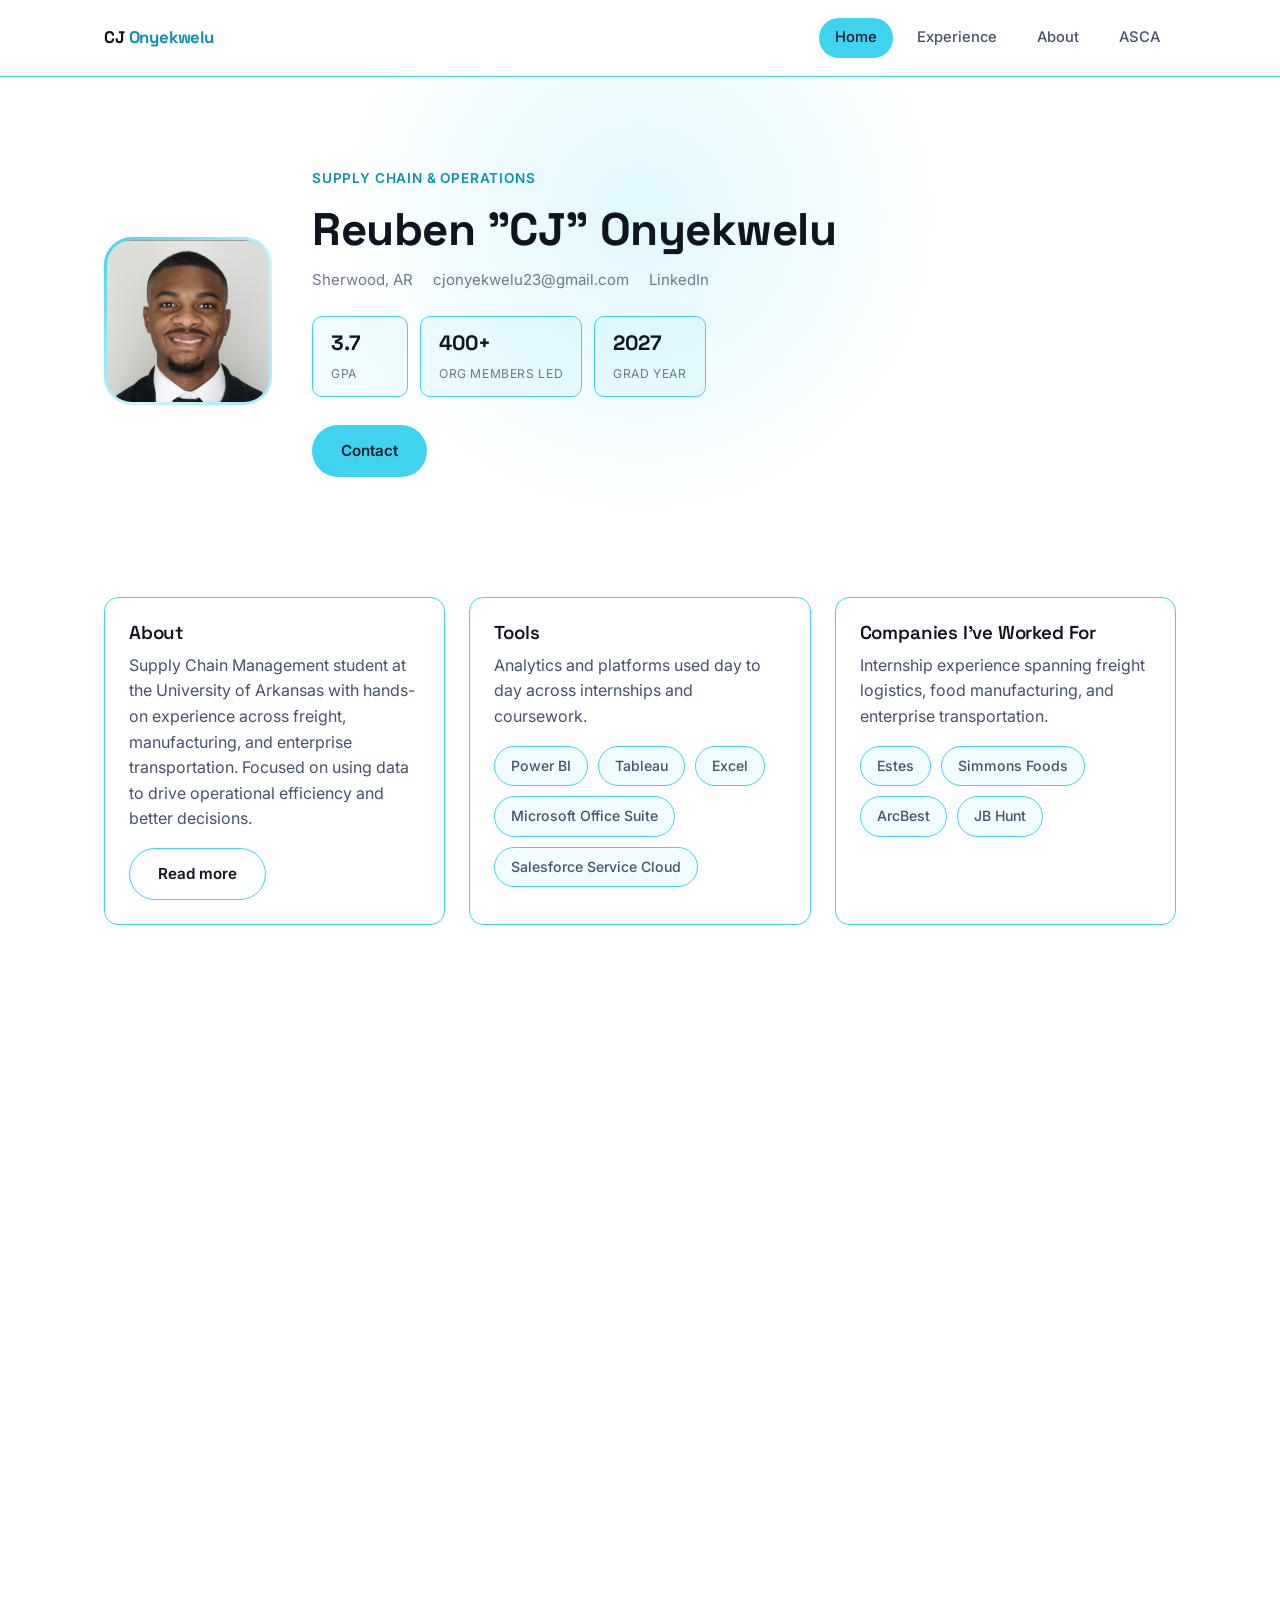
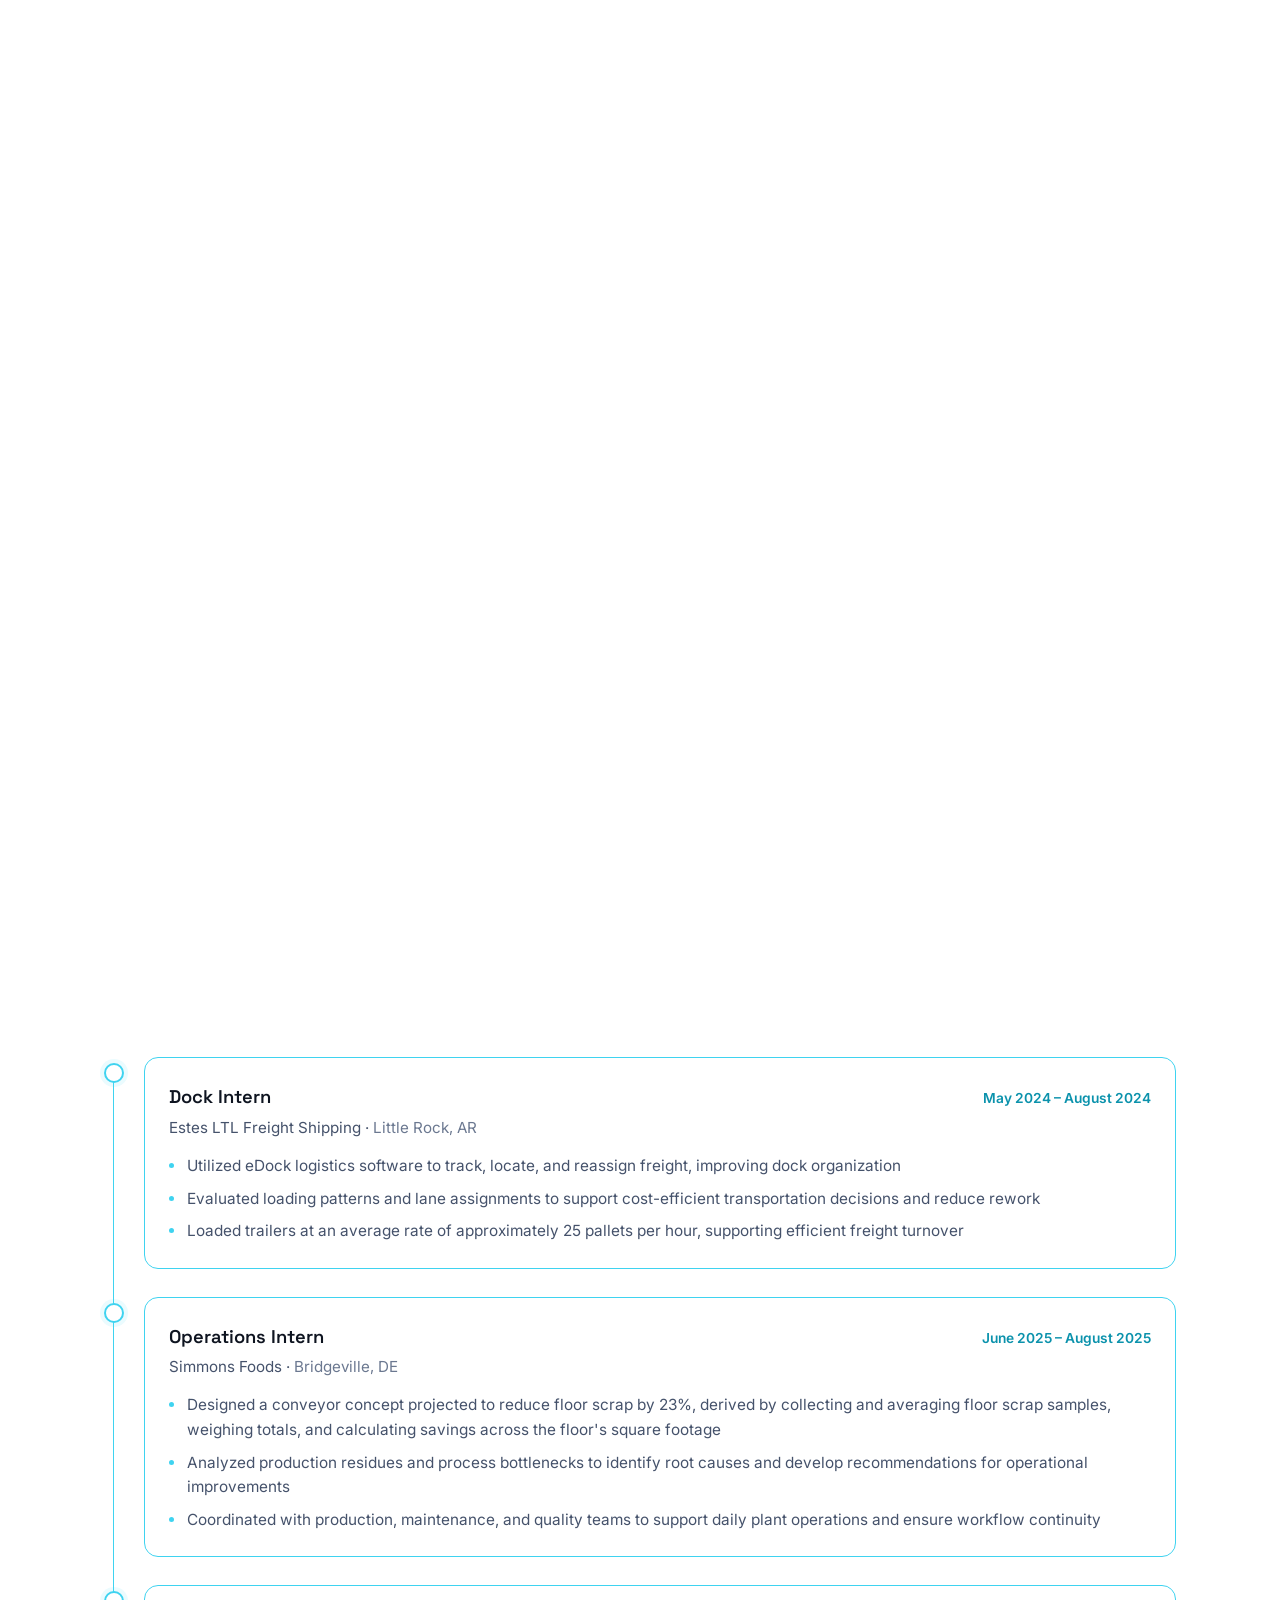
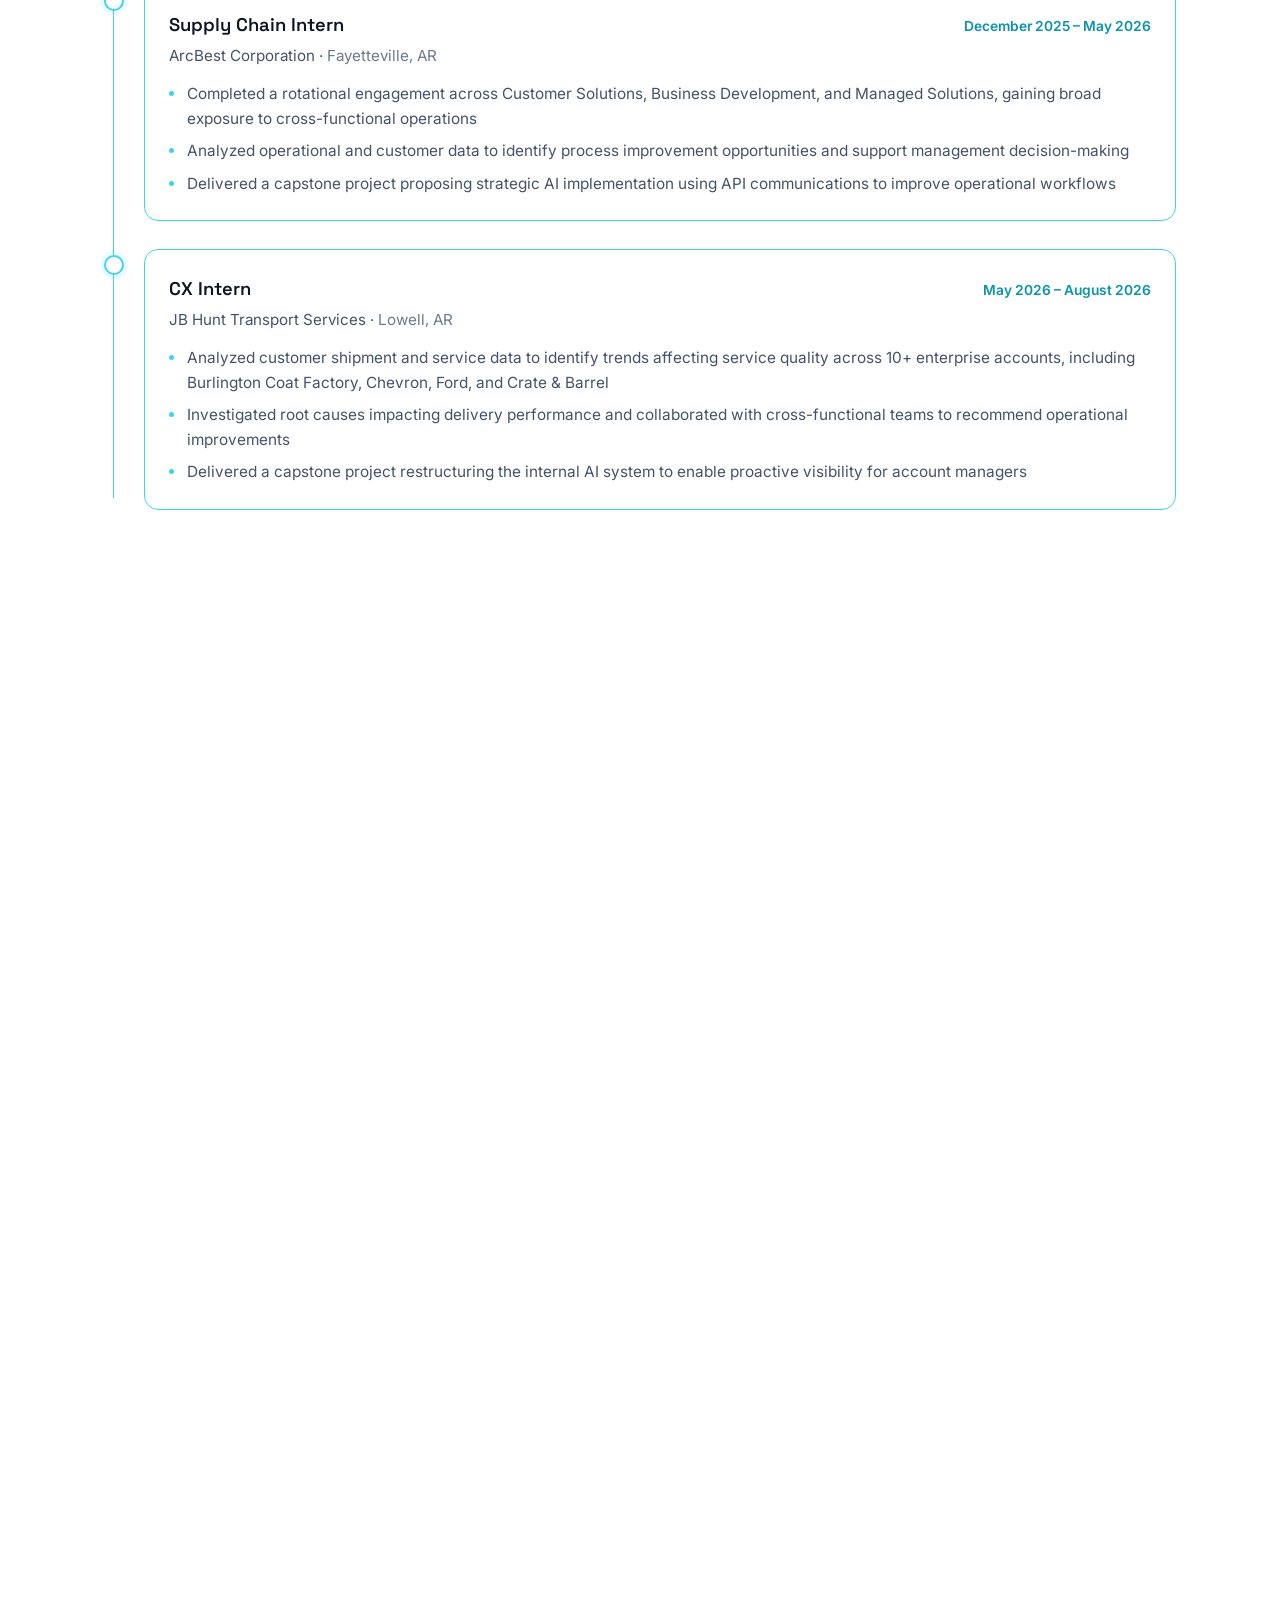
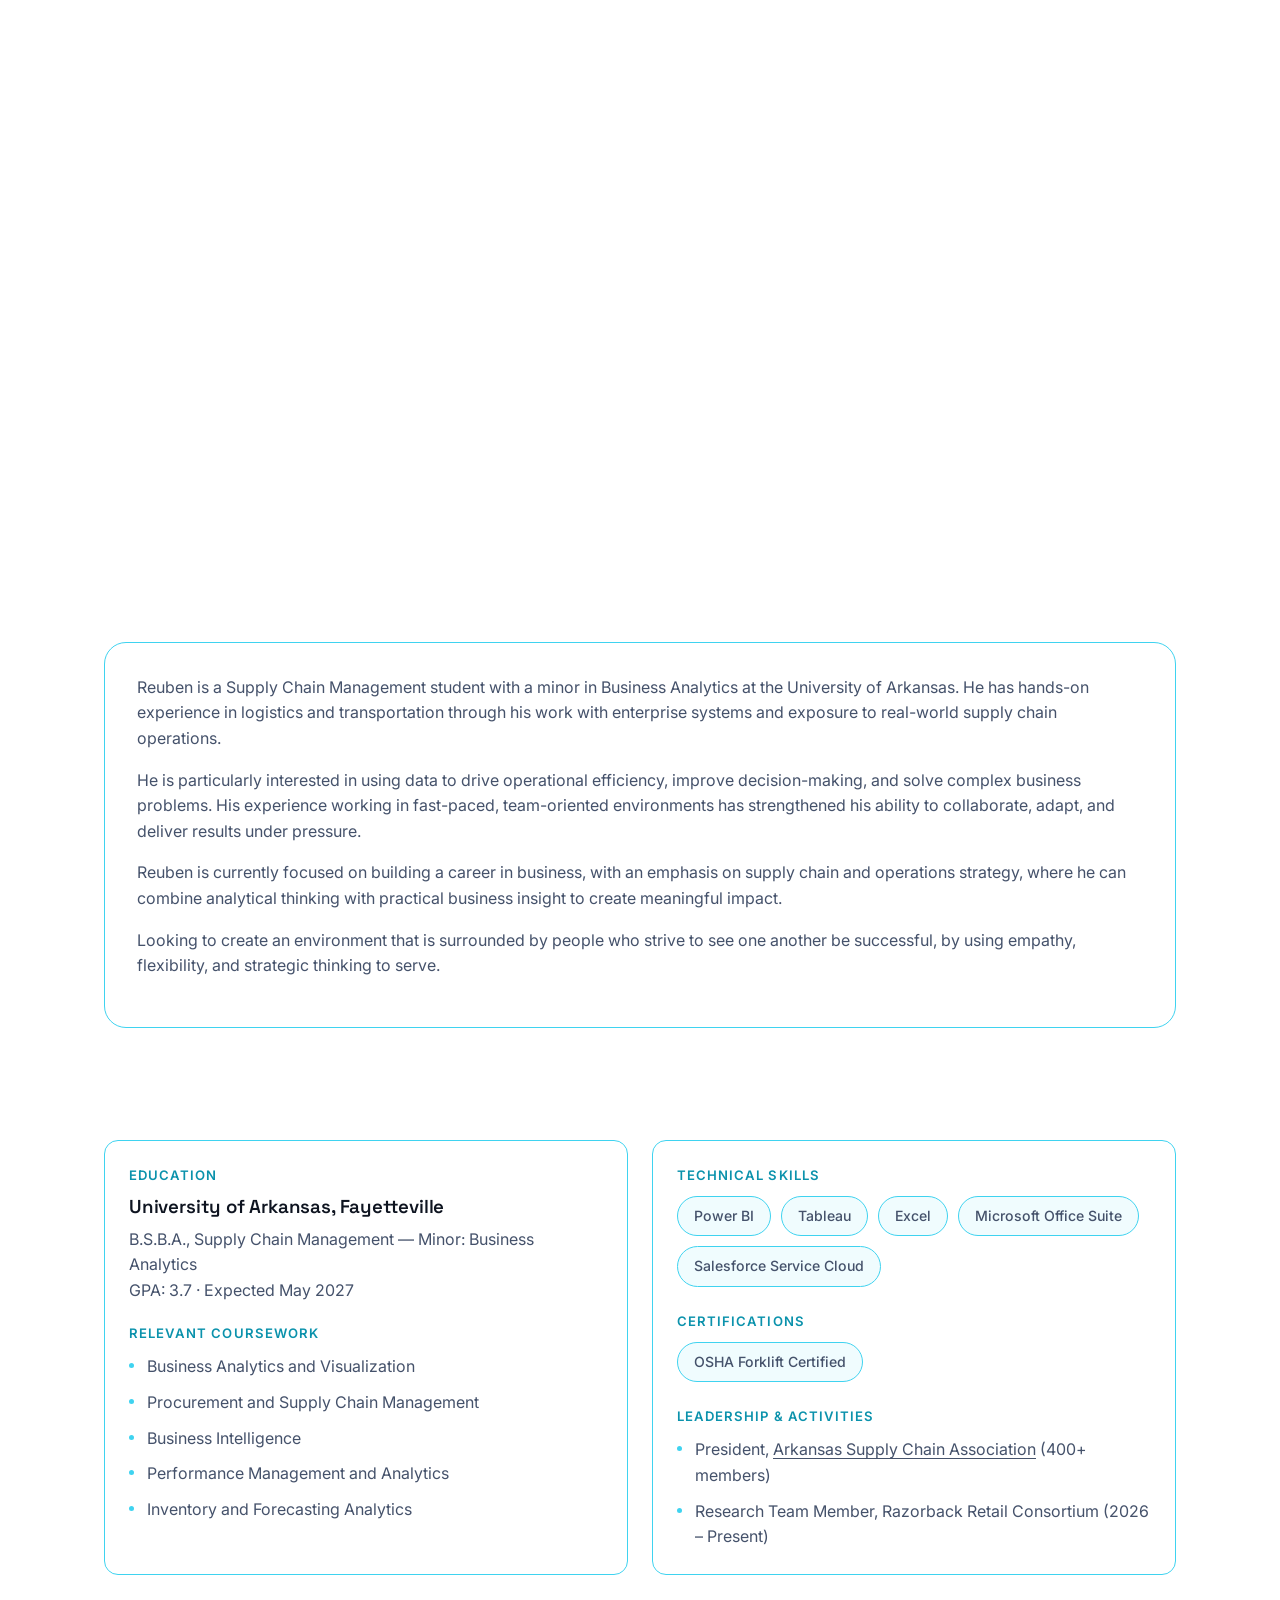
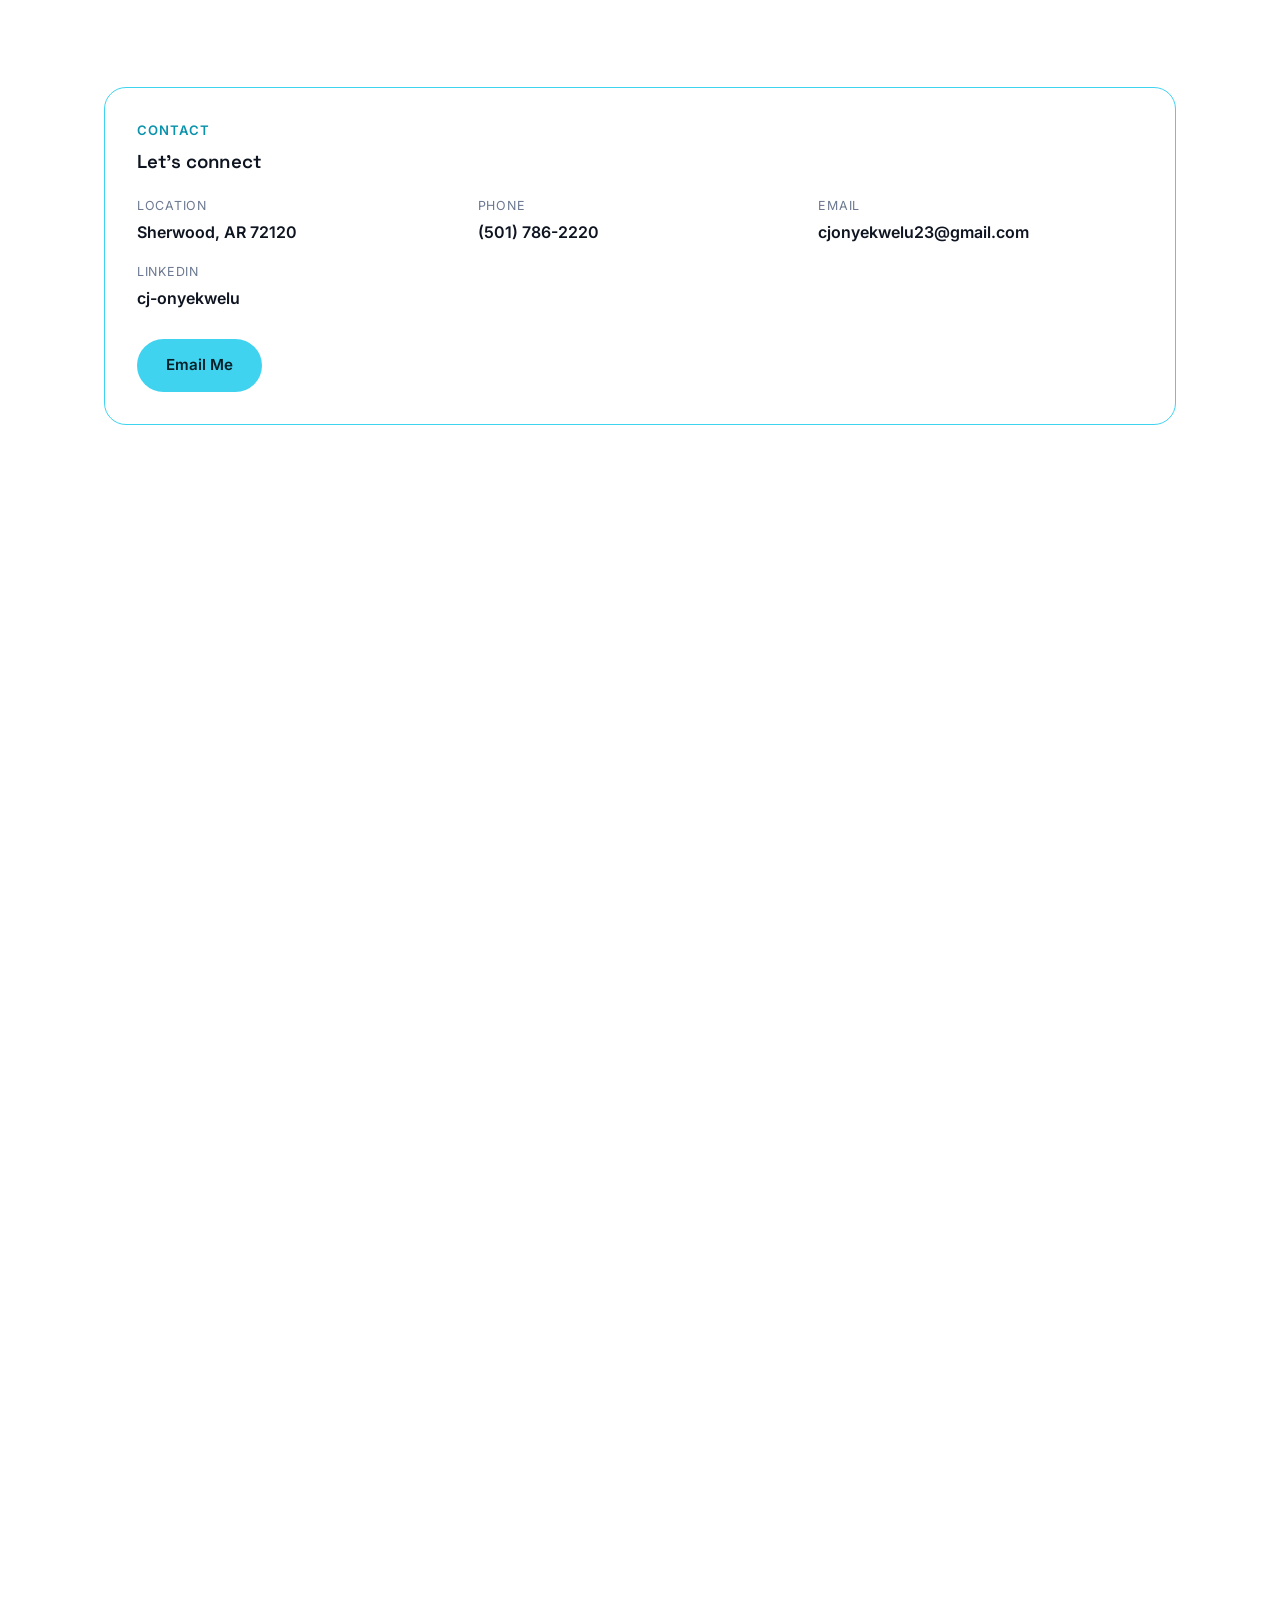
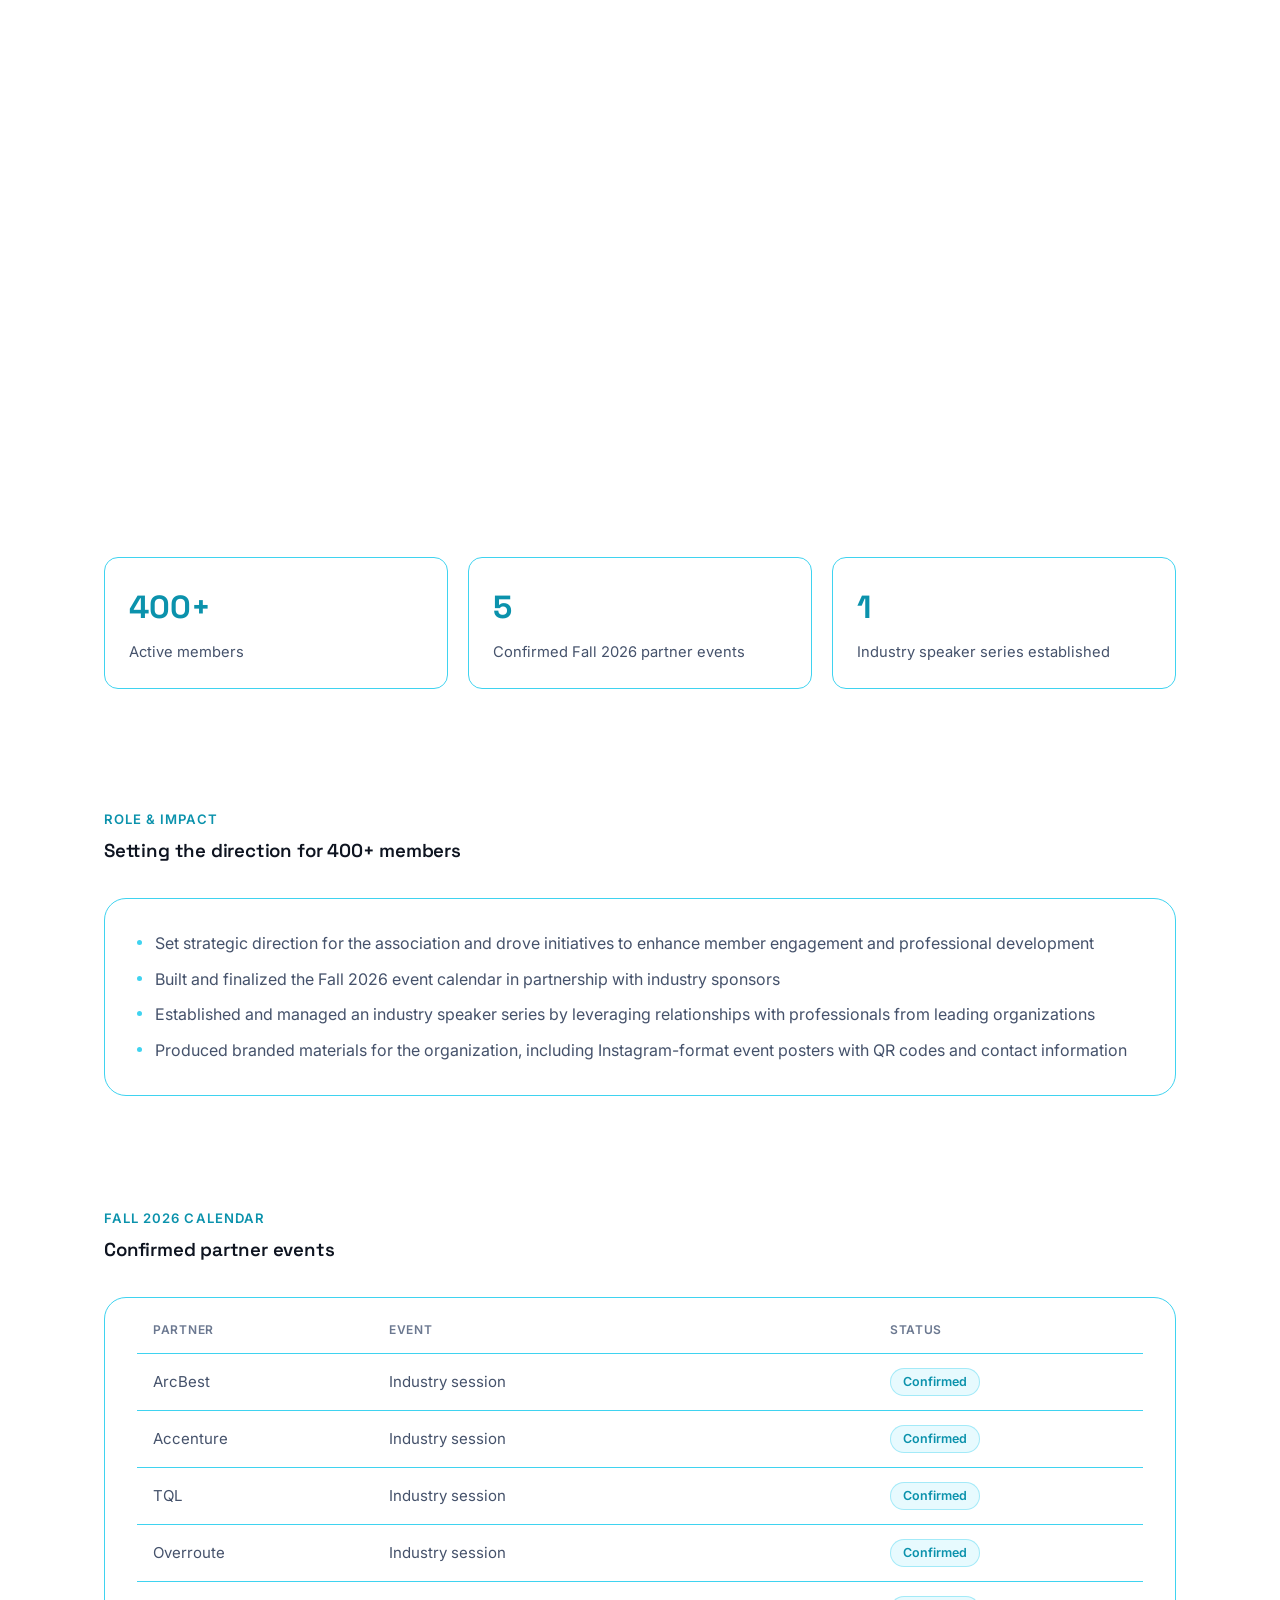
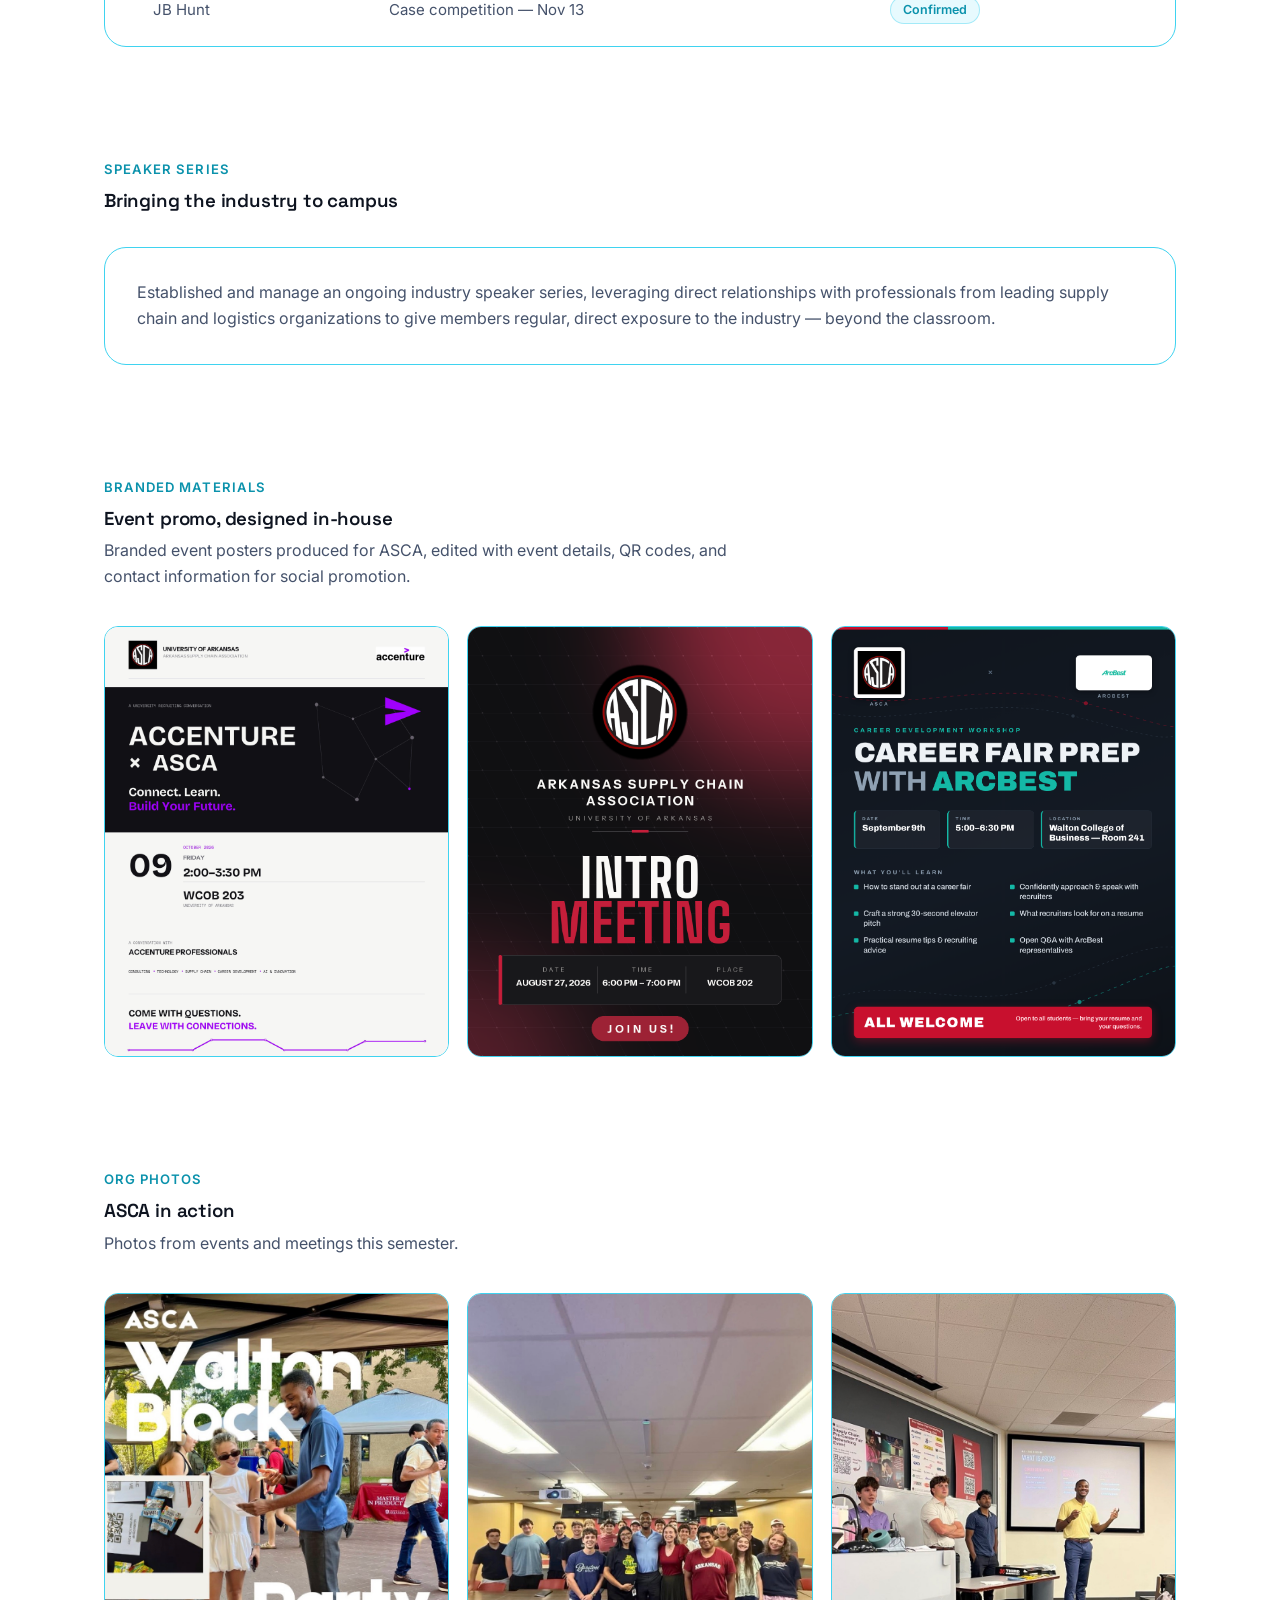
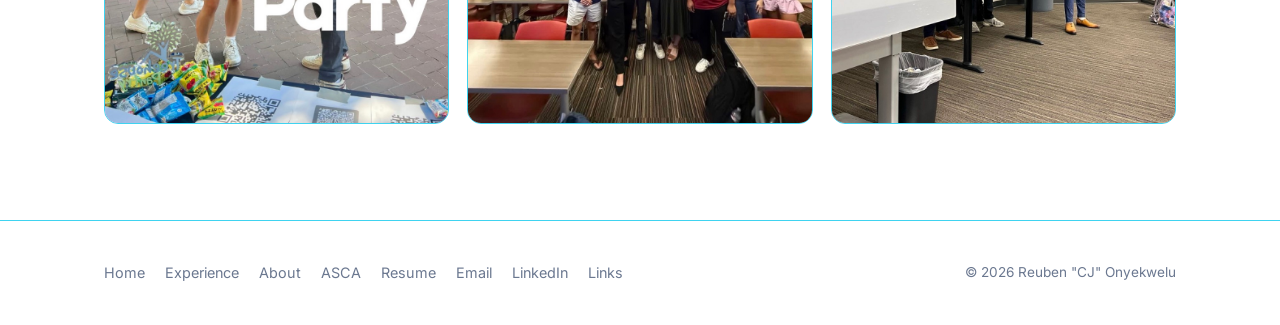
<file: index.html>
<!DOCTYPE html>
<html lang="en">
<head>
<meta charset="UTF-8">
<meta name="viewport" content="width=device-width, initial-scale=1.0">
<title>Reuben "CJ" Onyekwelu — Supply Chain &amp; Operations</title>
<meta name="description" content="Reuben \"CJ\" Onyekwelu — Supply Chain Management student at the University of Arkansas. Internship experience across freight, manufacturing, and enterprise transportation.">
<link rel="preconnect" href="https://fonts.googleapis.com">
<link rel="preconnect" href="https://fonts.gstatic.com" crossorigin>
<link href="https://fonts.googleapis.com/css2?family=Space+Grotesk:wght@500;600;700&family=Inter:wght@400;500;600&display=swap" rel="stylesheet">
<link rel="icon" type="image/svg+xml" href="favicon.svg">
<link rel="stylesheet" href="assets/css/style.css">
</head>
<body>

<header class="site-header">
  <nav class="nav">
    <a href="#home" class="nav-brand">CJ <span>Onyekwelu</span></a>
    <button class="nav-toggle" aria-label="Toggle navigation">
      <svg viewBox="0 0 24 24" fill="none" stroke="currentColor" stroke-width="2"><line x1="3" y1="6" x2="21" y2="6"/><line x1="3" y1="12" x2="21" y2="12"/><line x1="3" y1="18" x2="21" y2="18"/></svg>
    </button>
    <ul class="nav-links">
      <li><a href="#home">Home</a></li>
      <li><a href="#experience">Experience</a></li>
      <li><a href="#about">About</a></li>
      <li><a href="#asca">ASCA</a></li>
    </ul>
  </nav>
</header>

<main>

  <!-- ===================== HOME ===================== -->
  <section class="hero" id="home">
    <div class="hero-glow" aria-hidden="true"></div>
    <div class="container hero-inner">
      <div class="hero-avatar">
        <img src="assets/img/headshot.jpg" alt="Portrait of Reuben &quot;CJ&quot; Onyekwelu">
      </div>
      <div>
        <span class="role-tag">Supply Chain &amp; Operations</span>
        <h1>Reuben "CJ" Onyekwelu</h1>
        <div class="hero-meta">
          <span class="hero-meta-item">Sherwood, AR</span>
          <a class="hero-meta-item" href="mailto:cjonyekwelu23@gmail.com">cjonyekwelu23@gmail.com</a>
          <a class="hero-meta-item" href="https://www.linkedin.com/in/cj-onyekwelu/" target="_blank" rel="noopener">LinkedIn</a>
        </div>
        <div class="stat-row">
          <div class="stat-badge"><span class="value">3.7</span><span class="label">GPA</span></div>
          <div class="stat-badge"><span class="value">400+</span><span class="label">Org Members Led</span></div>
          <div class="stat-badge"><span class="value">2027</span><span class="label">Grad Year</span></div>
        </div>
        <a href="#contact" class="btn btn-primary">Contact</a>
      </div>
    </div>
  </section>

  <section>
    <div class="container grid-3">
      <div class="card card-sm">
        <h3>About</h3>
        <p>Supply Chain Management student at the University of Arkansas with hands-on experience across freight, manufacturing, and enterprise transportation. Focused on using data to drive operational efficiency and better decisions.</p>
        <a href="#about" class="btn btn-ghost">Read more</a>
      </div>
      <div class="card card-sm">
        <h3>Tools</h3>
        <p>Analytics and platforms used day to day across internships and coursework.</p>
        <div class="chip-row">
          <span class="chip">Power BI</span>
          <span class="chip">Tableau</span>
          <span class="chip">Excel</span>
          <span class="chip">Microsoft Office Suite</span>
          <span class="chip">Salesforce Service Cloud</span>
        </div>
      </div>
      <div class="card card-sm">
        <h3>Companies I've Worked For</h3>
        <p>Internship experience spanning freight logistics, food manufacturing, and enterprise transportation.</p>
        <div class="chip-row">
          <span class="chip">Estes</span>
          <span class="chip">Simmons Foods</span>
          <span class="chip">ArcBest</span>
          <span class="chip">JB Hunt</span>
        </div>
      </div>
    </div>
  </section>

  <!-- ===================== EXPERIENCE ===================== -->
  <div id="experience">

    <div class="phase-wrap">
    <section class="page-hero phase-hero" style="z-index: 1;">
      <div class="container">
        <span class="section-label">Career Path</span>
        <h2>Experience</h2>
        <p>Four internships across freight logistics, food manufacturing, and enterprise transportation — building toward a career in supply chain and operations strategy.</p>
      </div>
    </section>
    </div>

    <section>
      <div class="container">
        <div class="timeline">

          <div class="timeline-item">
            <span class="timeline-dot" aria-hidden="true"></span>
            <div class="card card-sm">
              <div class="role-header">
                <span class="role-title">Dock Intern</span>
                <span class="role-dates">May 2024 – August 2024</span>
              </div>
              <span class="role-company">Estes LTL Freight Shipping &middot; <span class="loc">Little Rock, AR</span></span>
              <ul class="role-bullets">
                <li>Utilized eDock logistics software to track, locate, and reassign freight, improving dock organization</li>
                <li>Evaluated loading patterns and lane assignments to support cost-efficient transportation decisions and reduce rework</li>
                <li>Loaded trailers at an average rate of approximately 25 pallets per hour, supporting efficient freight turnover</li>
              </ul>
            </div>
          </div>

          <div class="timeline-item">
            <span class="timeline-dot" aria-hidden="true"></span>
            <div class="card card-sm">
              <div class="role-header">
                <span class="role-title">Operations Intern</span>
                <span class="role-dates">June 2025 – August 2025</span>
              </div>
              <span class="role-company">Simmons Foods &middot; <span class="loc">Bridgeville, DE</span></span>
              <ul class="role-bullets">
                <li>Designed a conveyor concept projected to reduce floor scrap by 23%, derived by collecting and averaging floor scrap samples, weighing totals, and calculating savings across the floor's square footage</li>
                <li>Analyzed production residues and process bottlenecks to identify root causes and develop recommendations for operational improvements</li>
                <li>Coordinated with production, maintenance, and quality teams to support daily plant operations and ensure workflow continuity</li>
              </ul>
            </div>
          </div>

          <div class="timeline-item">
            <span class="timeline-dot" aria-hidden="true"></span>
            <div class="card card-sm">
              <div class="role-header">
                <span class="role-title">Supply Chain Intern</span>
                <span class="role-dates">December 2025 – May 2026</span>
              </div>
              <span class="role-company">ArcBest Corporation &middot; <span class="loc">Fayetteville, AR</span></span>
              <ul class="role-bullets">
                <li>Completed a rotational engagement across Customer Solutions, Business Development, and Managed Solutions, gaining broad exposure to cross-functional operations</li>
                <li>Analyzed operational and customer data to identify process improvement opportunities and support management decision-making</li>
                <li>Delivered a capstone project proposing strategic AI implementation using API communications to improve operational workflows</li>
              </ul>
            </div>
          </div>

          <div class="timeline-item">
            <span class="timeline-dot" aria-hidden="true"></span>
            <div class="card card-sm">
              <div class="role-header">
                <span class="role-title">CX Intern</span>
                <span class="role-dates">May 2026 – August 2026</span>
              </div>
              <span class="role-company">JB Hunt Transport Services &middot; <span class="loc">Lowell, AR</span></span>
              <ul class="role-bullets">
                <li>Analyzed customer shipment and service data to identify trends affecting service quality across 10+ enterprise accounts, including Burlington Coat Factory, Chevron, Ford, and Crate &amp; Barrel</li>
                <li>Investigated root causes impacting delivery performance and collaborated with cross-functional teams to recommend operational improvements</li>
                <li>Delivered a capstone project restructuring the internal AI system to enable proactive visibility for account managers</li>
              </ul>
            </div>
          </div>

        </div>
      </div>
    </section>

  </div>

  <!-- ===================== ABOUT ===================== -->
  <div id="about">

    <div class="phase-wrap">
    <section class="page-hero phase-hero" style="z-index: 2;">
      <div class="container">
        <span class="section-label">Get to Know Me</span>
        <h2>About</h2>
      </div>
    </section>
    </div>

    <section>
      <div class="container">
        <div class="card">
          <p>Reuben is a Supply Chain Management student with a minor in Business Analytics at the University of Arkansas. He has hands-on experience in logistics and transportation through his work with enterprise systems and exposure to real-world supply chain operations.</p>
          <p>He is particularly interested in using data to drive operational efficiency, improve decision-making, and solve complex business problems. His experience working in fast-paced, team-oriented environments has strengthened his ability to collaborate, adapt, and deliver results under pressure.</p>
          <p>Reuben is currently focused on building a career in business, with an emphasis on supply chain and operations strategy, where he can combine analytical thinking with practical business insight to create meaningful impact.</p>
          <p>Looking to create an environment that is surrounded by people who strive to see one another be successful, by using empathy, flexibility, and strategic thinking to serve.</p>
        </div>
      </div>
    </section>

    <section>
      <div class="container grid-2">
        <div class="card card-sm">
          <span class="section-label">Education</span>
          <h3>University of Arkansas, Fayetteville</h3>
          <p>B.S.B.A., Supply Chain Management — Minor: Business Analytics<br>GPA: 3.7 &middot; Expected May 2027</p>
          <span class="section-label" style="margin-top: 20px;">Relevant Coursework</span>
          <ul class="plain-list">
            <li>Business Analytics and Visualization</li>
            <li>Procurement and Supply Chain Management</li>
            <li>Business Intelligence</li>
            <li>Performance Management and Analytics</li>
            <li>Inventory and Forecasting Analytics</li>
          </ul>
        </div>

        <div class="card card-sm">
          <span class="section-label">Technical Skills</span>
          <div class="chip-row" style="margin-bottom: 24px;">
            <span class="chip">Power BI</span>
            <span class="chip">Tableau</span>
            <span class="chip">Excel</span>
            <span class="chip">Microsoft Office Suite</span>
            <span class="chip">Salesforce Service Cloud</span>
          </div>
          <span class="section-label">Certifications</span>
          <div class="chip-row" style="margin-bottom: 24px;">
            <span class="chip">OSHA Forklift Certified</span>
          </div>
          <span class="section-label">Leadership &amp; Activities</span>
          <ul class="plain-list">
            <li>President, <a href="#asca" style="text-decoration: underline; text-underline-offset: 3px;">Arkansas Supply Chain Association</a> (400+ members)</li>
            <li>Research Team Member, Razorback Retail Consortium (2026 – Present)</li>
          </ul>
        </div>
      </div>
    </section>

    <section id="contact">
      <div class="container">
        <div class="card">
          <span class="section-label">Contact</span>
          <h3 style="margin-bottom: 24px;">Let's connect</h3>
          <div class="contact-grid">
            <div class="contact-item">
              <span class="label">Location</span>
              <span class="value">Sherwood, AR 72120</span>
            </div>
            <div class="contact-item">
              <span class="label">Phone</span>
              <a href="tel:+15017862220">(501) 786-2220</a>
            </div>
            <div class="contact-item">
              <span class="label">Email</span>
              <a href="mailto:cjonyekwelu23@gmail.com">cjonyekwelu23@gmail.com</a>
            </div>
            <div class="contact-item">
              <span class="label">LinkedIn</span>
              <a href="https://www.linkedin.com/in/cj-onyekwelu/" target="_blank" rel="noopener">cj-onyekwelu</a>
            </div>
          </div>
          <a href="mailto:cjonyekwelu23@gmail.com" class="btn btn-primary" style="margin-top: 28px;">Email Me</a>
        </div>
      </div>
    </section>

  </div>

  <!-- ===================== ASCA ===================== -->
  <div id="asca">

    <div class="phase-wrap">
    <section class="page-hero phase-hero" style="z-index: 3;">
      <div class="container">
        <span class="section-label">Leadership</span>
        <h2>President, Arkansas Supply Chain Association</h2>
        <p>Leading a 400+ member organization — setting strategic direction, driving member engagement, and building the professional development pipeline that connects students to the supply chain industry.</p>
      </div>
    </section>
    </div>

    <section>
      <div class="container">
        <div class="impact-grid">
          <div class="card card-sm impact-card">
            <span class="value">400+</span>
            <span class="label">Active members</span>
          </div>
          <div class="card card-sm impact-card">
            <span class="value">5</span>
            <span class="label">Confirmed Fall 2026 partner events</span>
          </div>
          <div class="card card-sm impact-card">
            <span class="value">1</span>
            <span class="label">Industry speaker series established</span>
          </div>
        </div>
      </div>
    </section>

    <section>
      <div class="container">
        <div class="section-head">
          <span class="section-label">Role &amp; Impact</span>
          <h3>Setting the direction for 400+ members</h3>
        </div>
        <div class="card">
          <ul class="plain-list">
            <li>Set strategic direction for the association and drove initiatives to enhance member engagement and professional development</li>
            <li>Built and finalized the Fall 2026 event calendar in partnership with industry sponsors</li>
            <li>Established and managed an industry speaker series by leveraging relationships with professionals from leading organizations</li>
            <li>Produced branded materials for the organization, including Instagram-format event posters with QR codes and contact information</li>
          </ul>
        </div>
      </div>
    </section>

    <section>
      <div class="container">
        <div class="section-head">
          <span class="section-label">Fall 2026 Calendar</span>
          <h3>Confirmed partner events</h3>
        </div>
        <div class="card" style="padding: 8px 32px;">
          <table class="event-table">
            <thead>
              <tr>
                <th>Partner</th>
                <th>Event</th>
                <th>Status</th>
              </tr>
            </thead>
            <tbody>
              <tr>
                <td>ArcBest</td>
                <td>Industry session</td>
                <td><span class="badge-highlight">Confirmed</span></td>
              </tr>
              <tr>
                <td>Accenture</td>
                <td>Industry session</td>
                <td><span class="badge-highlight">Confirmed</span></td>
              </tr>
              <tr>
                <td>TQL</td>
                <td>Industry session</td>
                <td><span class="badge-highlight">Confirmed</span></td>
              </tr>
              <tr>
                <td>Overroute</td>
                <td>Industry session</td>
                <td><span class="badge-highlight">Confirmed</span></td>
              </tr>
              <tr>
                <td>JB Hunt</td>
                <td>Case competition — Nov 13</td>
                <td><span class="badge-highlight">Confirmed</span></td>
              </tr>
            </tbody>
          </table>
        </div>
      </div>
    </section>

    <section>
      <div class="container">
        <div class="section-head">
          <span class="section-label">Speaker Series</span>
          <h3>Bringing the industry to campus</h3>
        </div>
        <div class="card">
          <p style="margin-bottom: 0;">Established and manage an ongoing industry speaker series, leveraging direct relationships with professionals from leading supply chain and logistics organizations to give members regular, direct exposure to the industry — beyond the classroom.</p>
        </div>
      </div>
    </section>

    <section>
      <div class="container">
        <div class="section-head">
          <span class="section-label">Branded Materials</span>
          <h3>Event promo, designed in-house</h3>
          <p>Branded event posters produced for ASCA, edited with event details, QR codes, and contact information for social promotion.</p>
        </div>
        <div class="media-grid">
          <div class="media-item">
            <img src="assets/img/asca-poster-accenture.png" alt="ASCA x Accenture event poster">
          </div>
          <div class="media-item">
            <img src="assets/img/asca-poster-intro-meeting.png" alt="ASCA intro meeting event poster">
          </div>
          <div class="media-item">
            <img src="assets/img/asca-poster-arcbest-career-fair.png" alt="ASCA Career Fair Prep with ArcBest event poster">
          </div>
        </div>
      </div>
    </section>

    <section>
      <div class="container">
        <div class="section-head">
          <span class="section-label">Org Photos</span>
          <h3>ASCA in action</h3>
          <p>Photos from events and meetings this semester.</p>
        </div>
        <div class="media-grid">
          <div class="media-item">
            <img src="assets/img/asca-photo-block-party.jpg" alt="ASCA members tabling at the Walton Block Party">
          </div>
          <div class="media-item">
            <img src="assets/img/asca-photo-group.jpg" alt="ASCA group photo with visiting industry professionals">
          </div>
          <div class="media-item">
            <img src="assets/img/asca-photo-presentation.jpg" alt="CJ presenting to ASCA members on what the organization is about">
          </div>
        </div>
      </div>
    </section>

  </div>

</main>

<footer class="site-footer">
  <div class="container footer-inner">
    <div class="footer-links">
      <a href="#home">Home</a>
      <a href="#experience">Experience</a>
      <a href="#about">About</a>
      <a href="#asca">ASCA</a>
      <a href="assets/docs/Reuben_Onyekwelu_Resume.pdf" target="_blank" rel="noopener">Resume</a>
      <a href="mailto:cjonyekwelu23@gmail.com">Email</a>
      <a href="https://www.linkedin.com/in/cj-onyekwelu/" target="_blank" rel="noopener">LinkedIn</a>
      <a href="links.html">Links</a>
    </div>
    <div class="footer-copy">&copy; 2026 Reuben "CJ" Onyekwelu</div>
  </div>
</footer>

<script src="assets/js/main.js"></script>
</body>
</html>
</file>
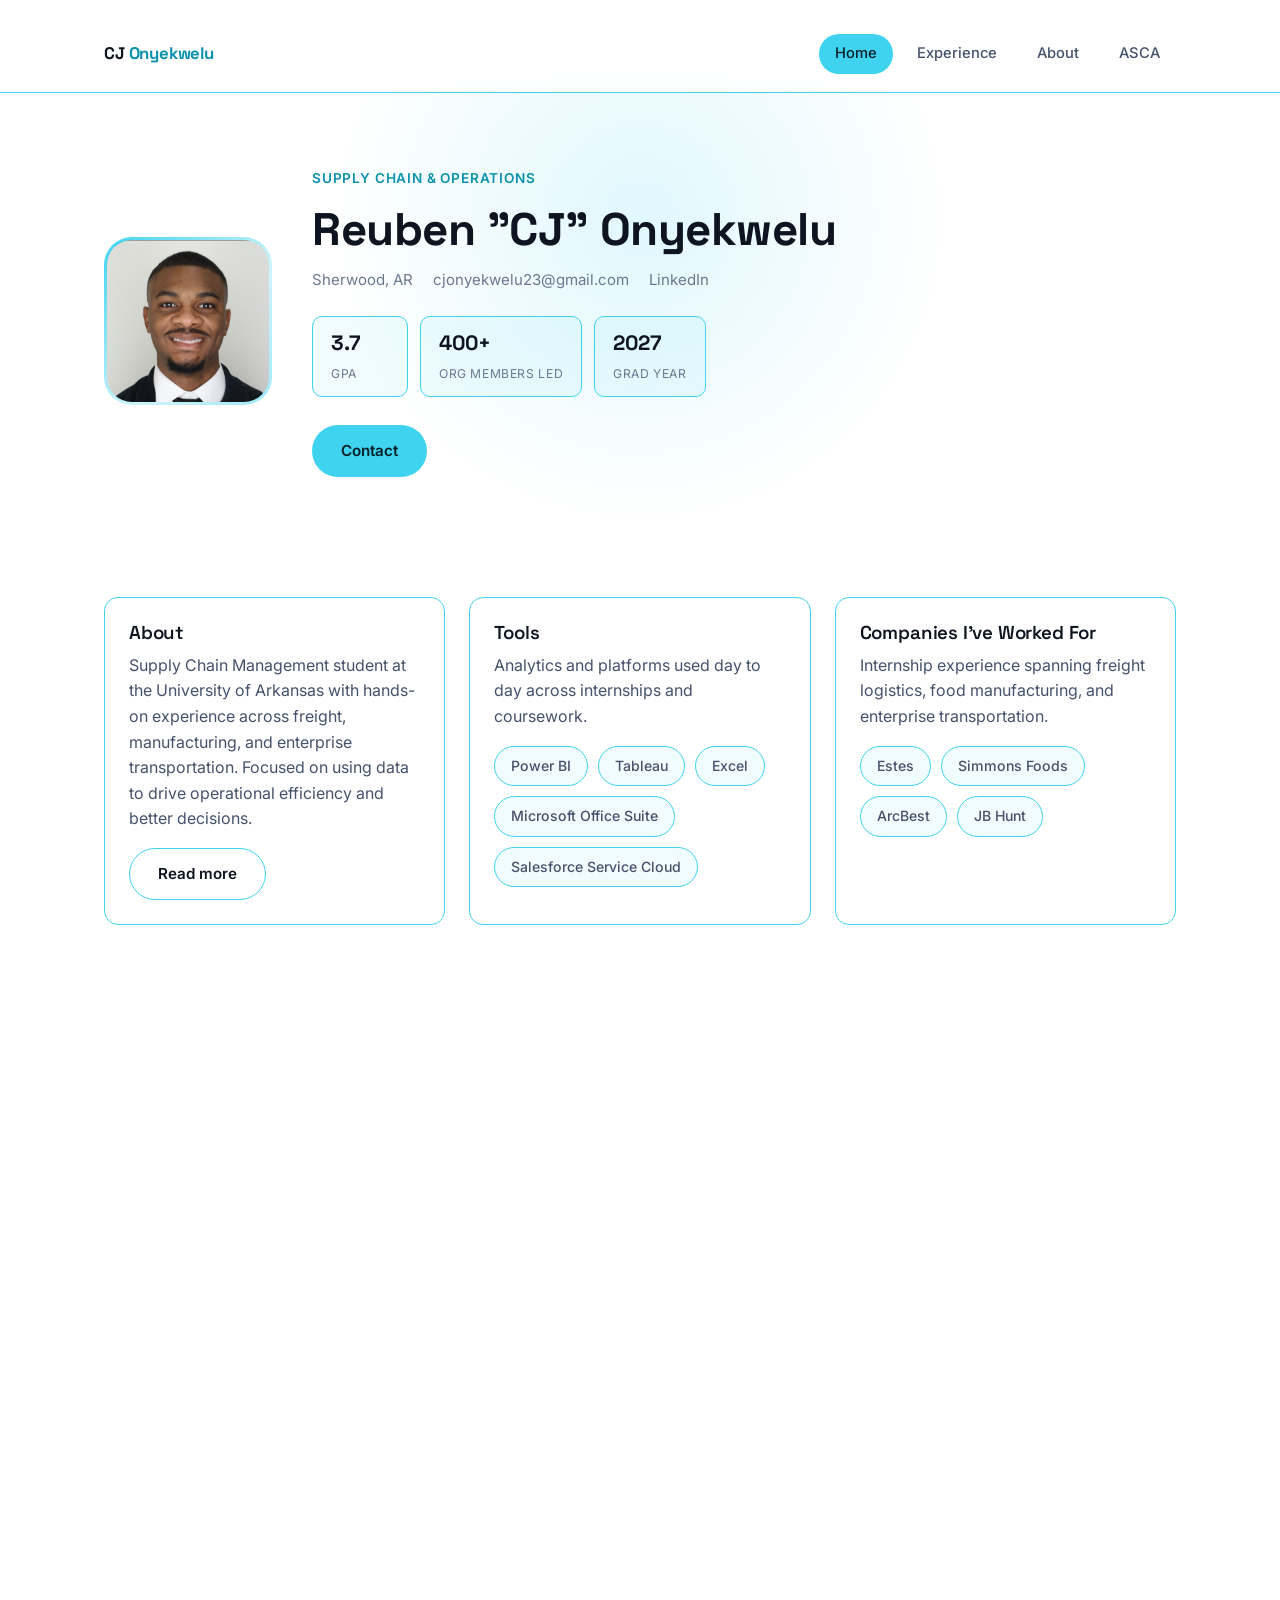
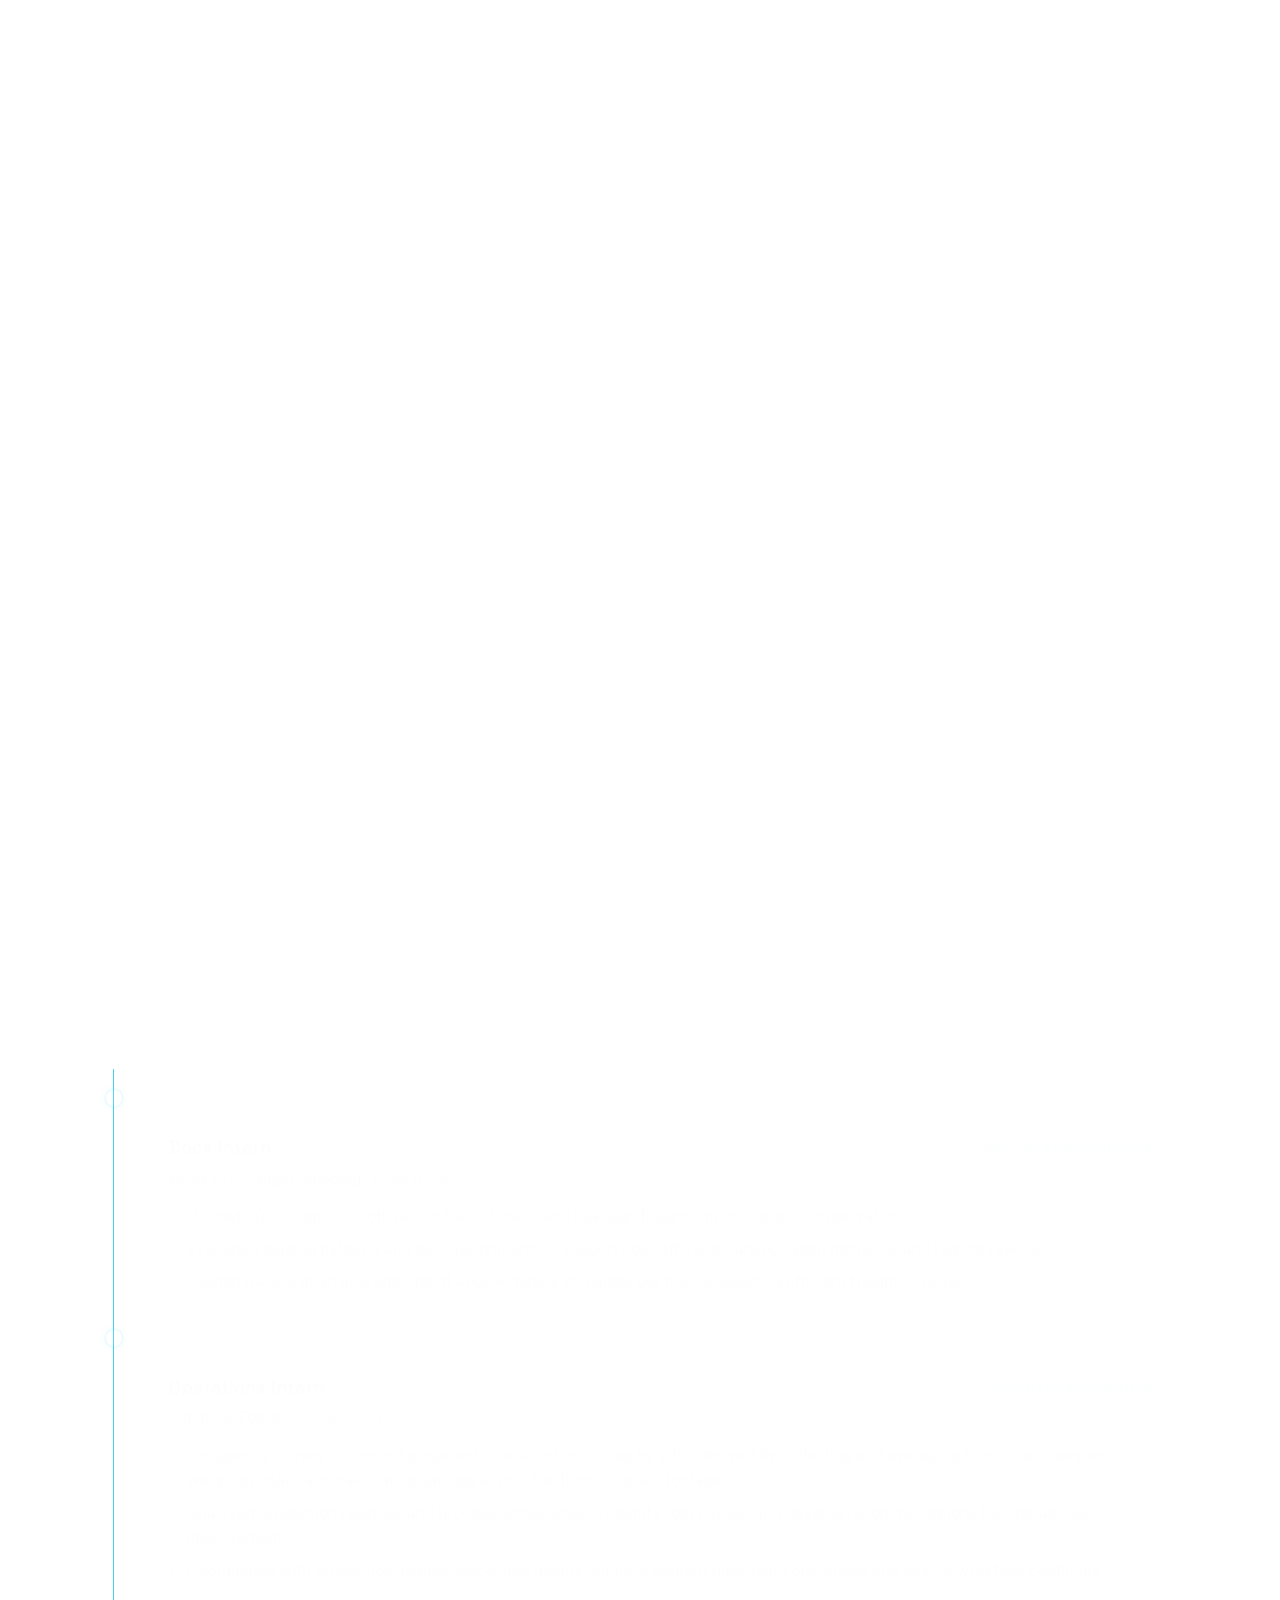
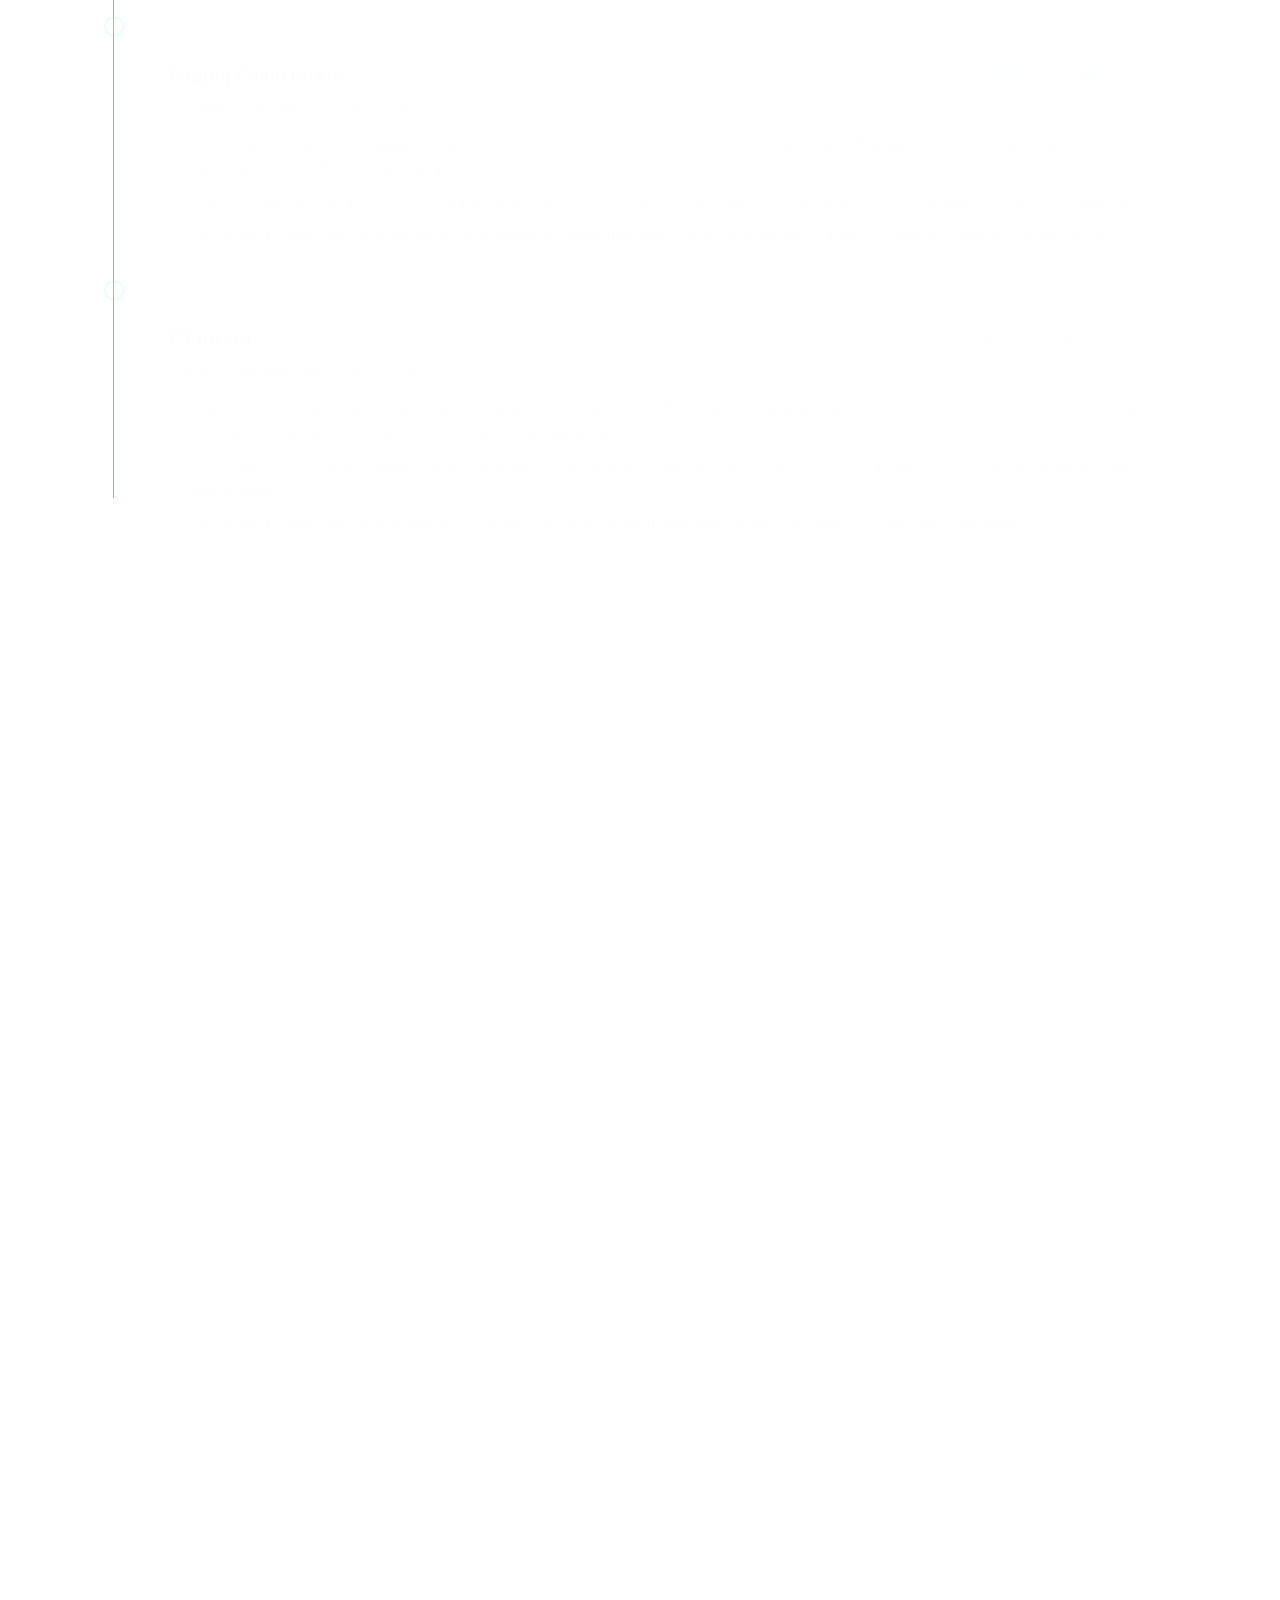
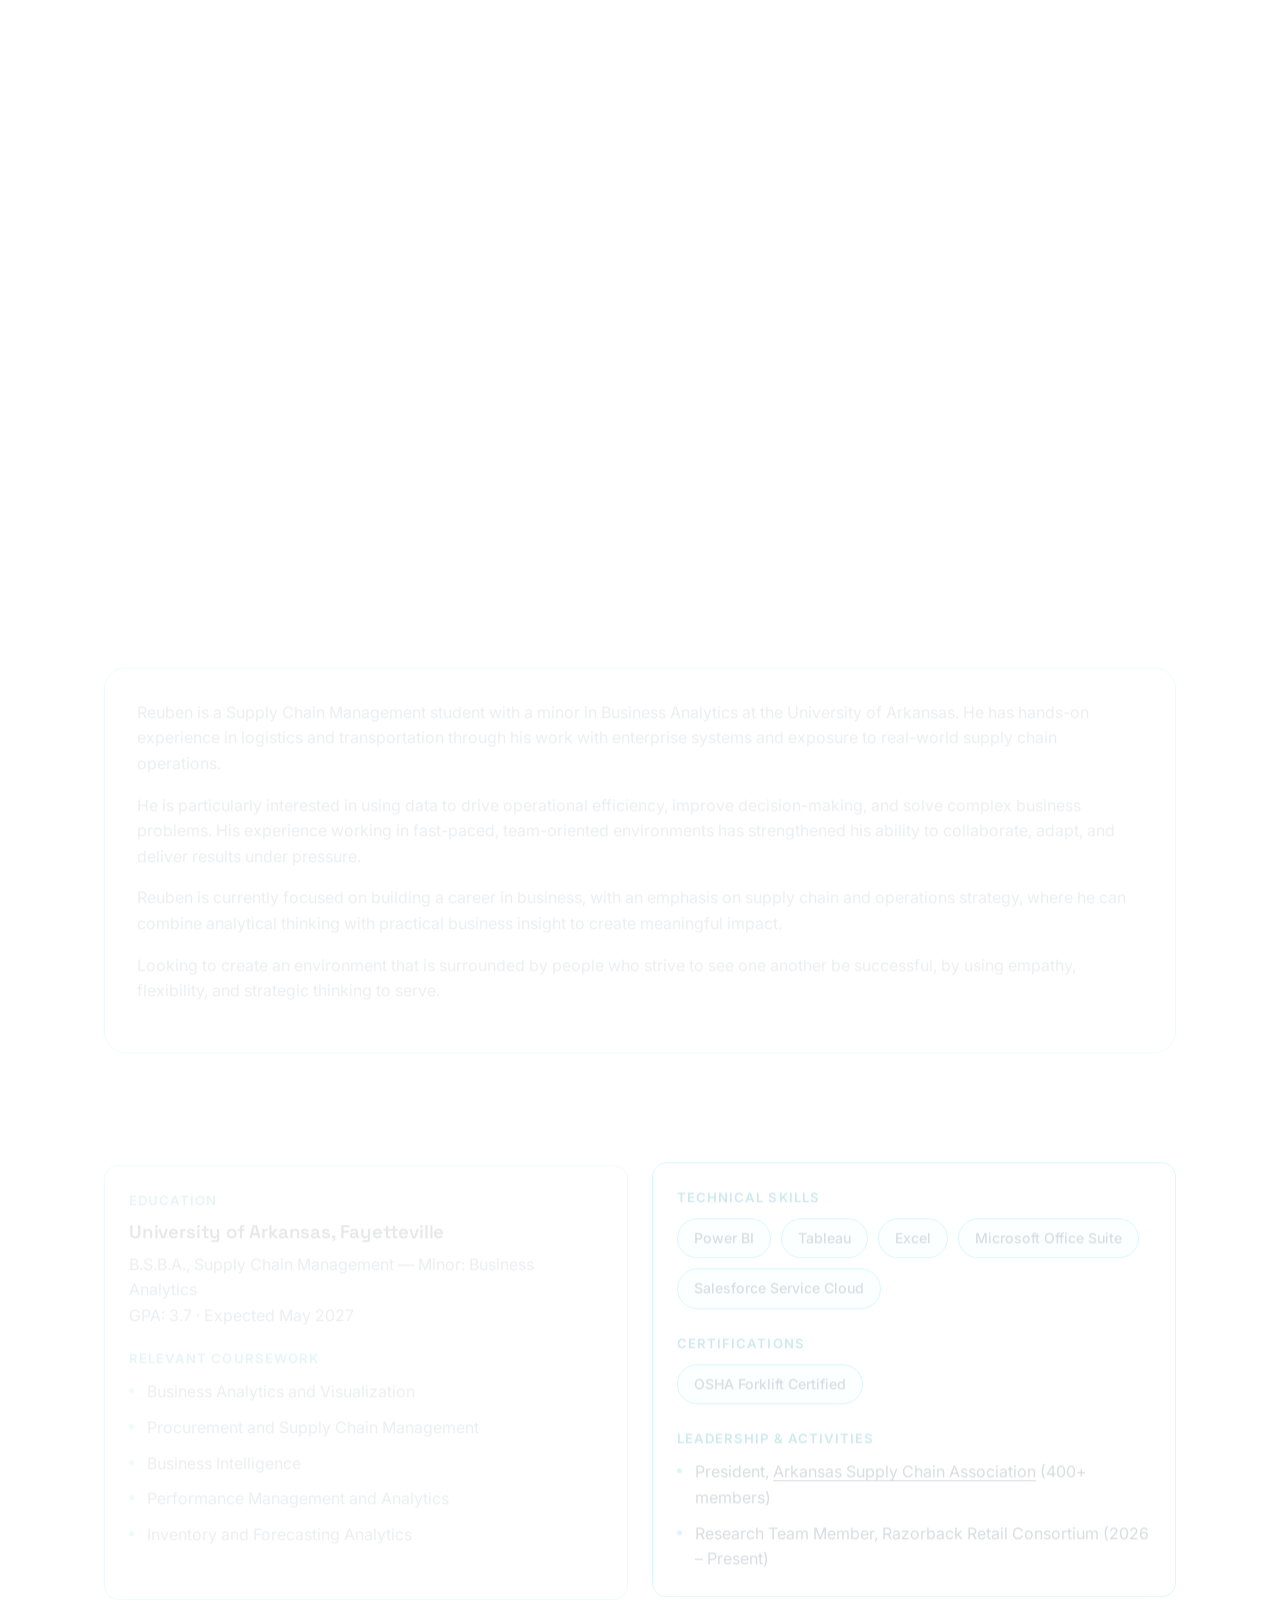
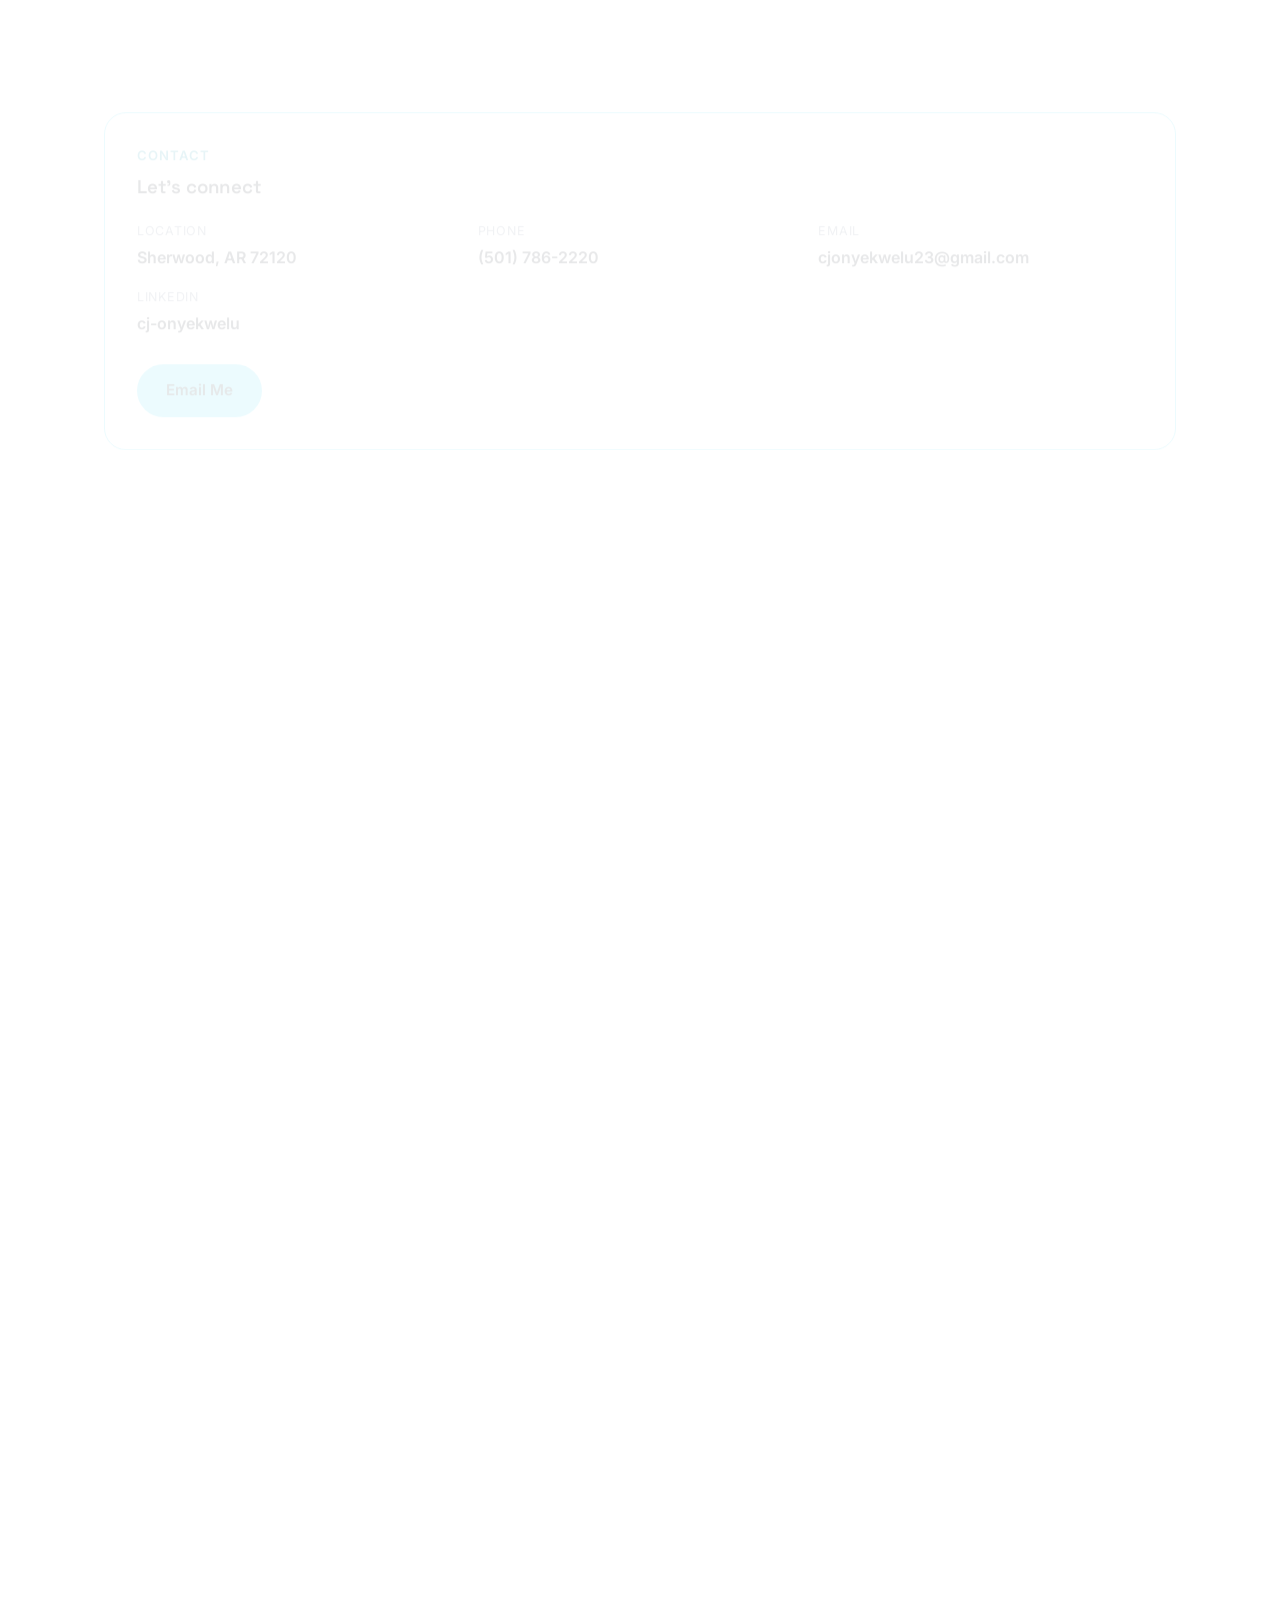
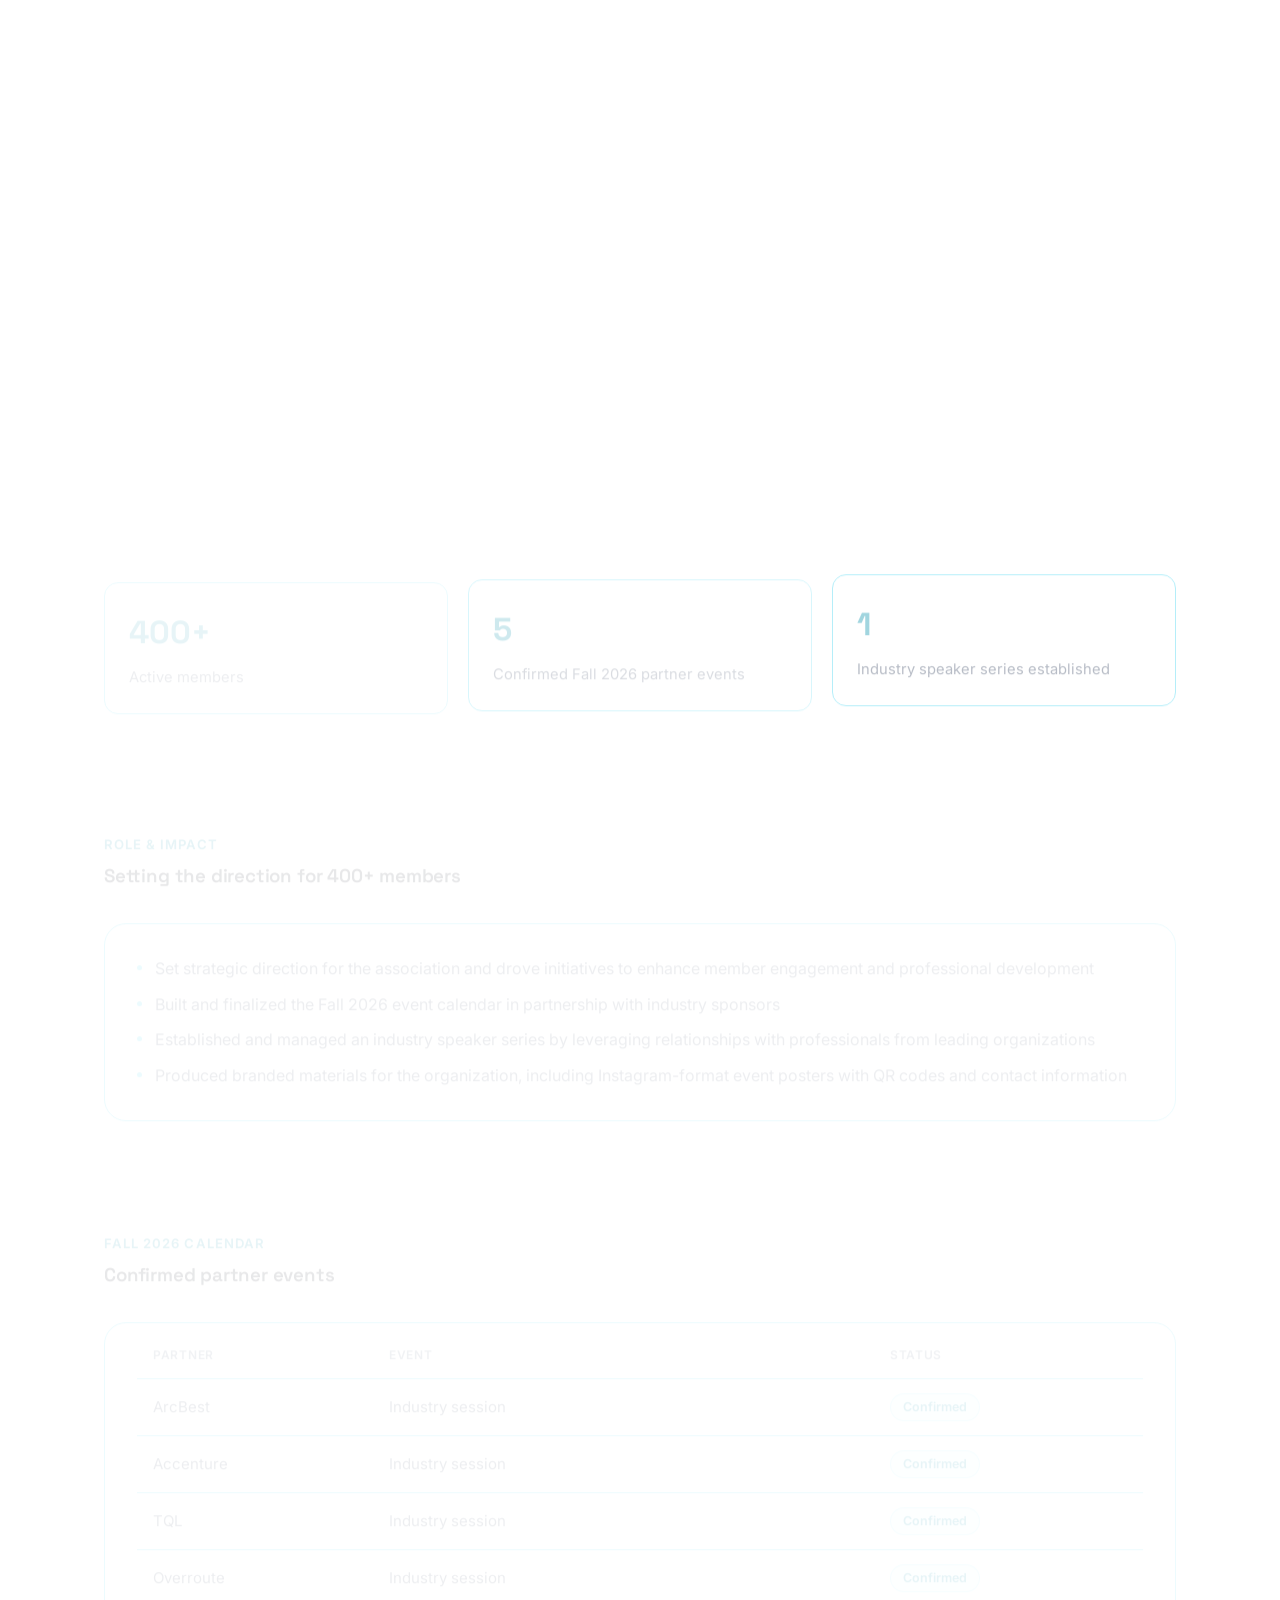
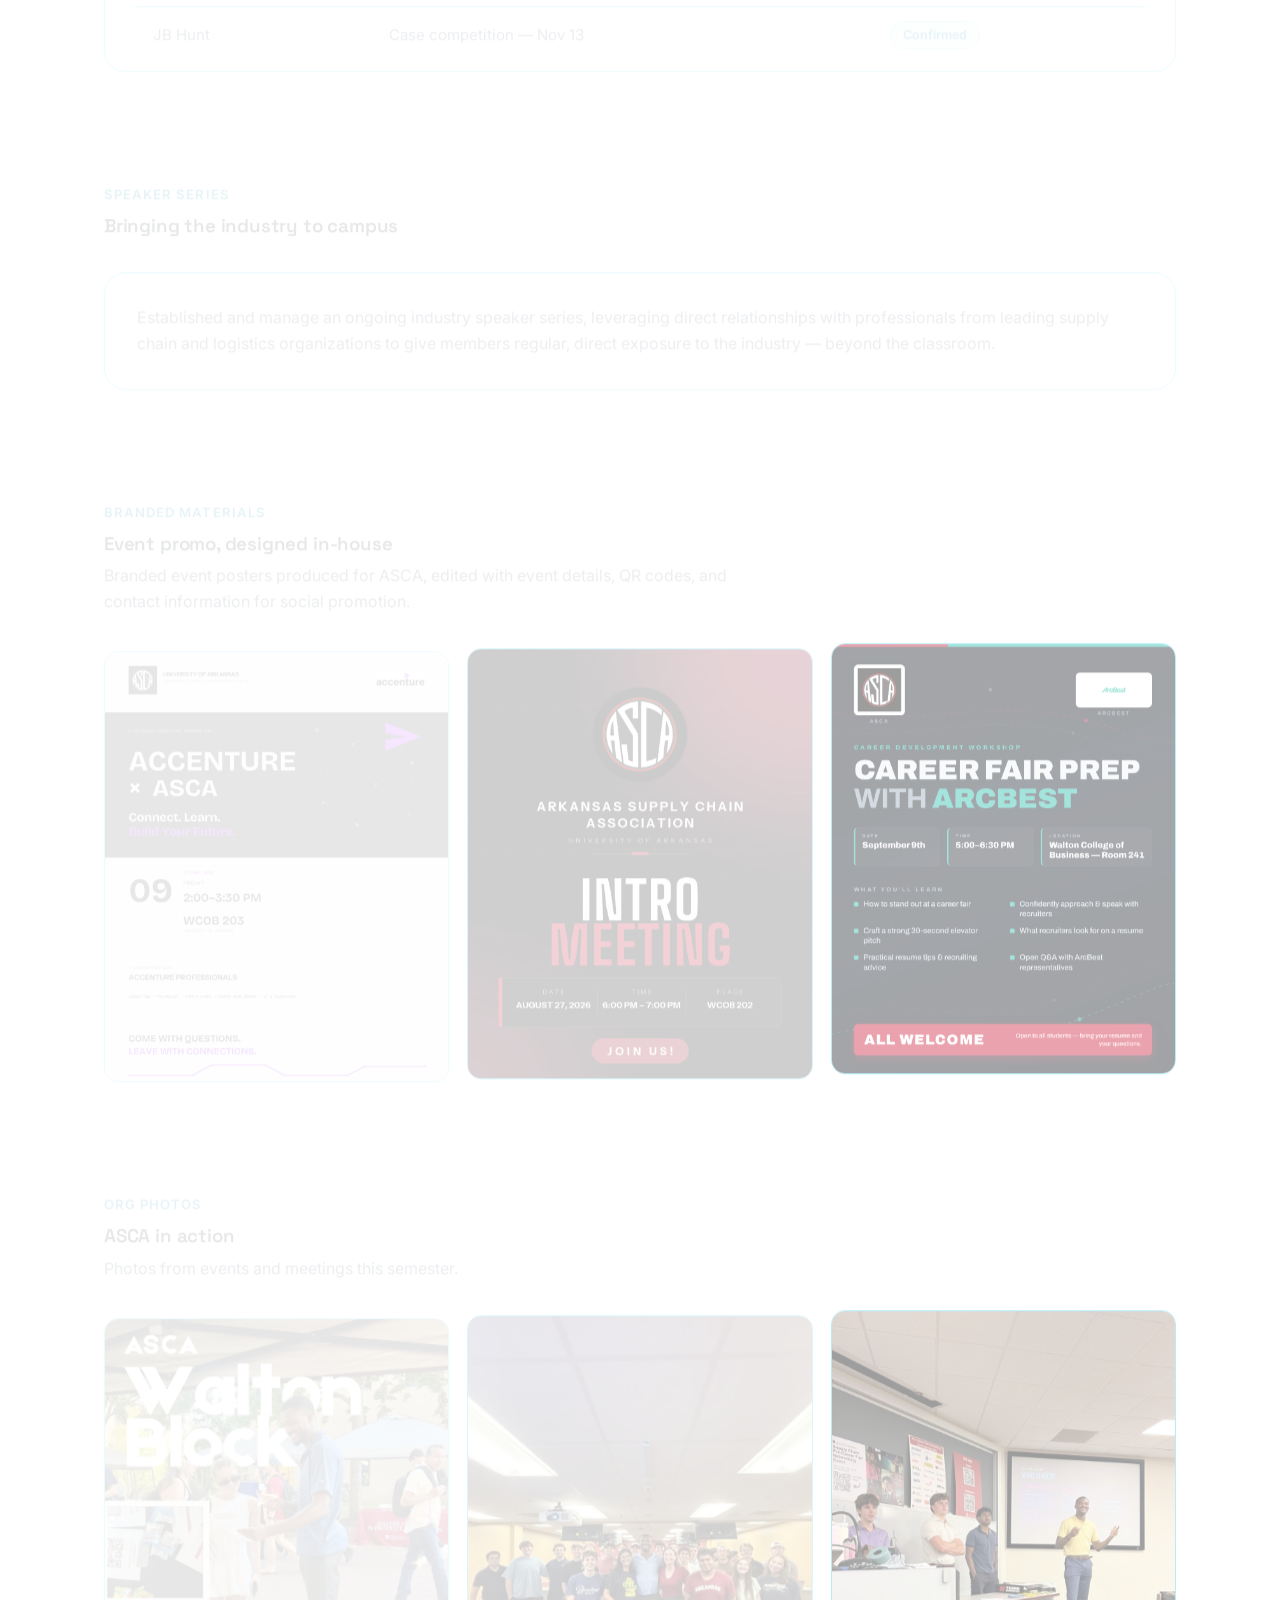
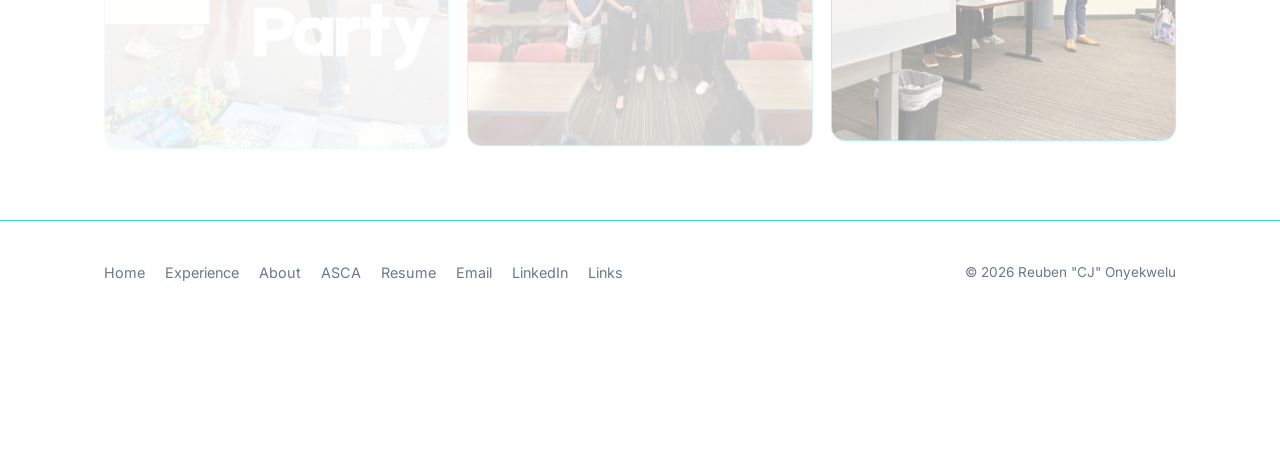
<file: about.html>
<!DOCTYPE html>
<html lang="en">
<head>
<meta charset="UTF-8">
<meta http-equiv="refresh" content="0; url=index.html#about">
<link rel="canonical" href="index.html#about">
<title>Redirecting…</title>
</head>
<body>
<p>This page has moved. <a href="index.html#about">Continue to About</a>.</p>
</body>
</html>
</file>
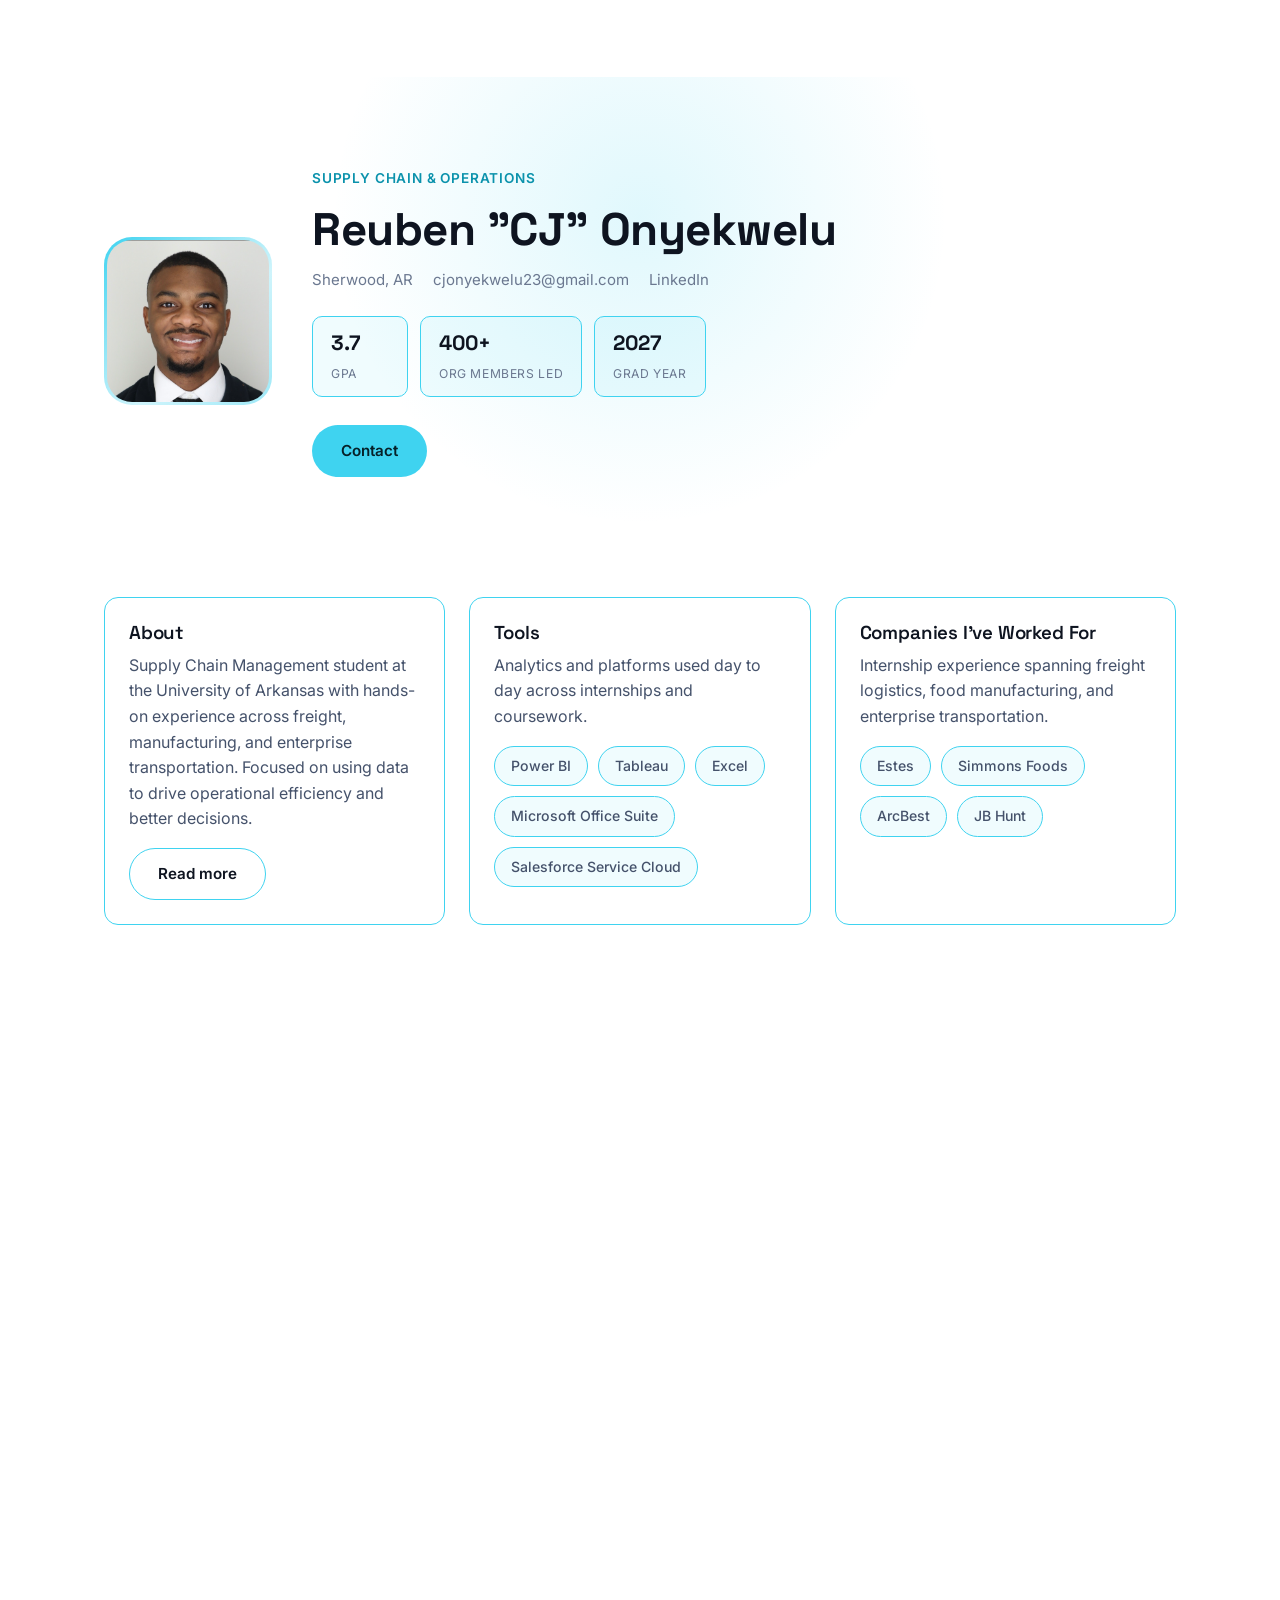
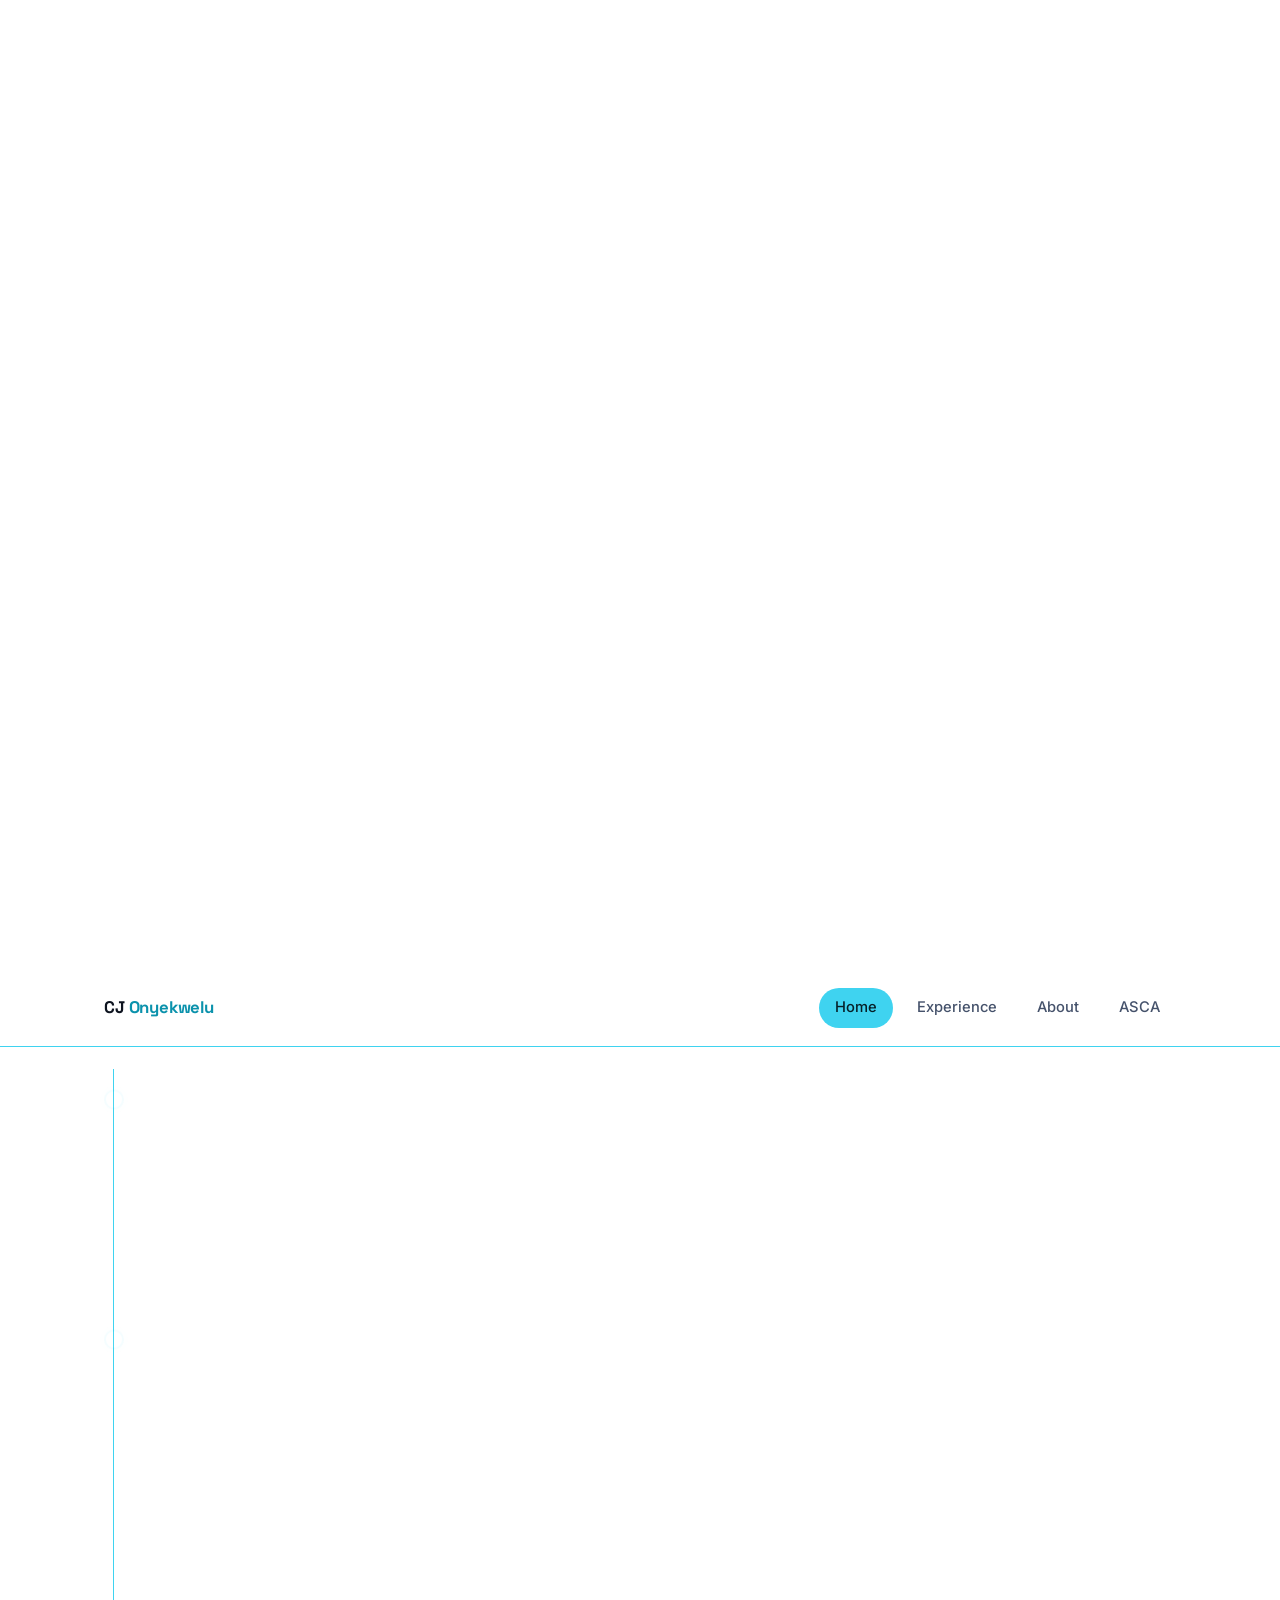
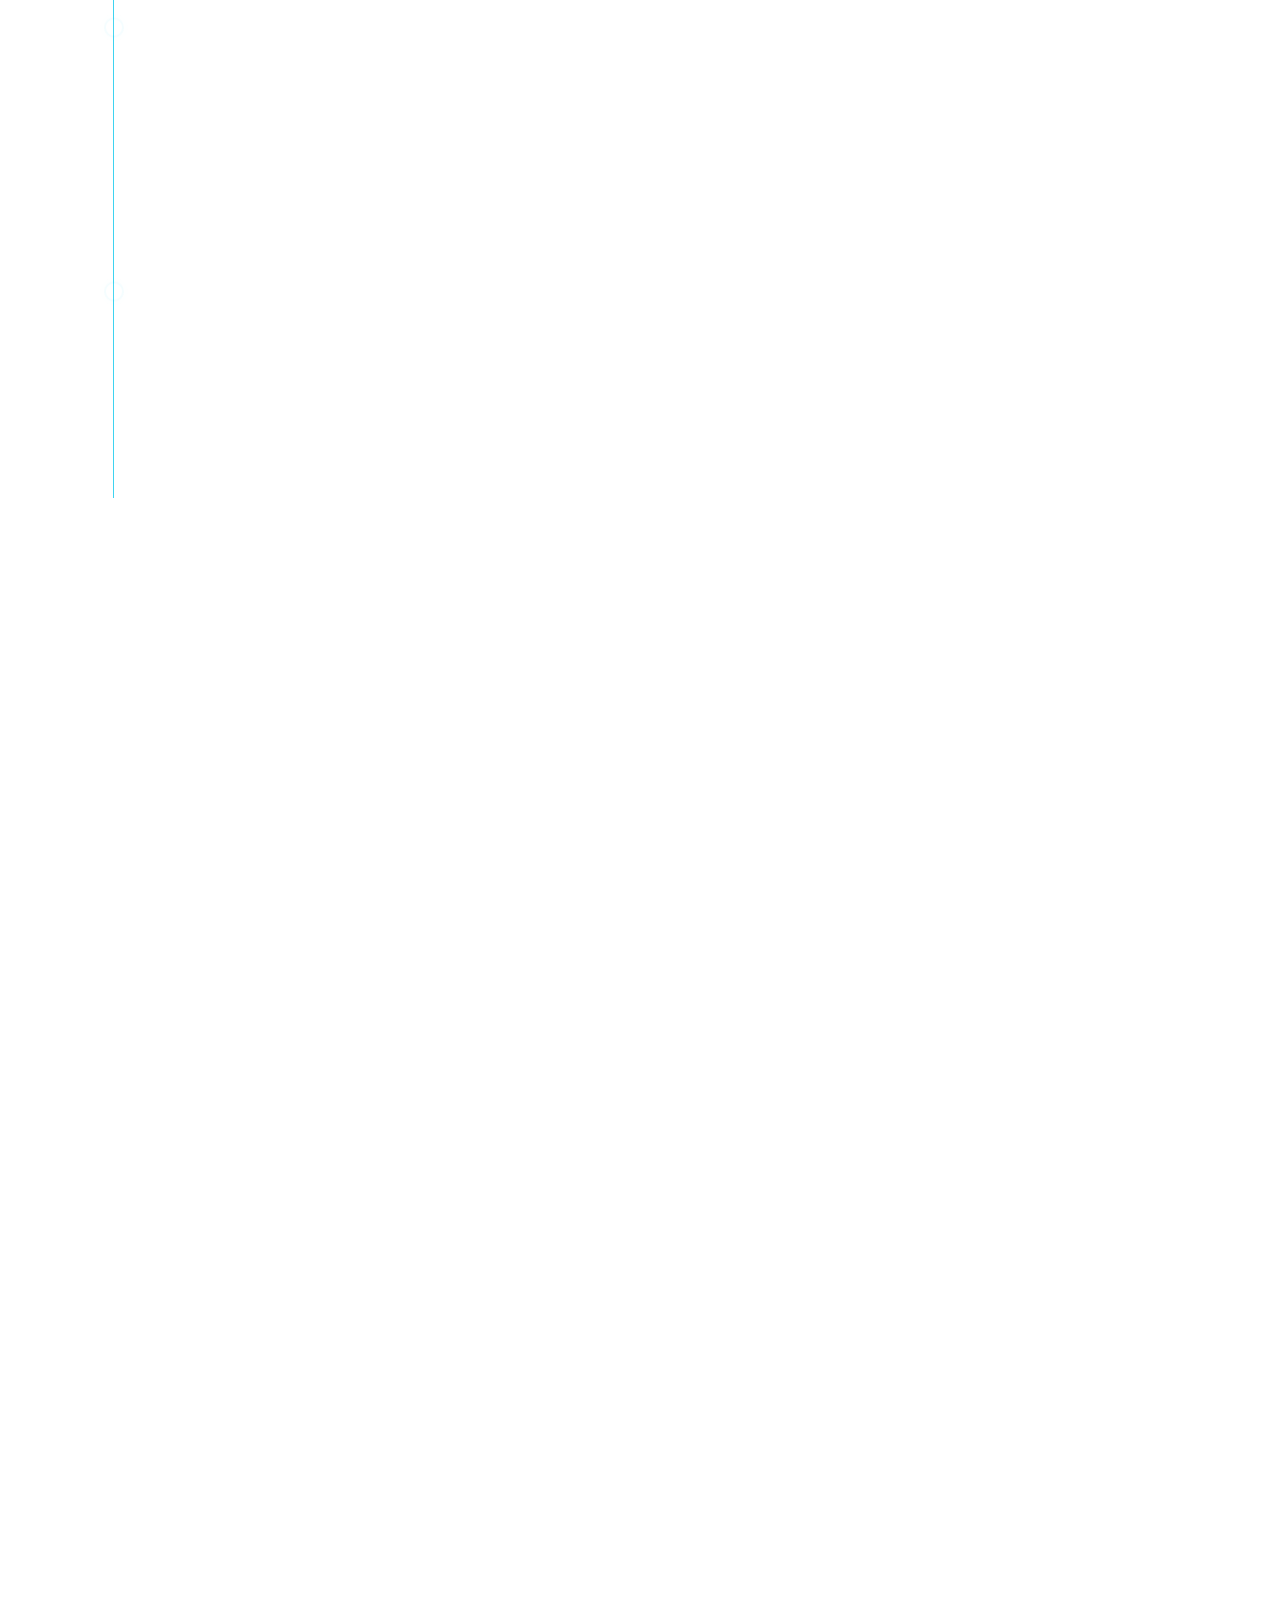
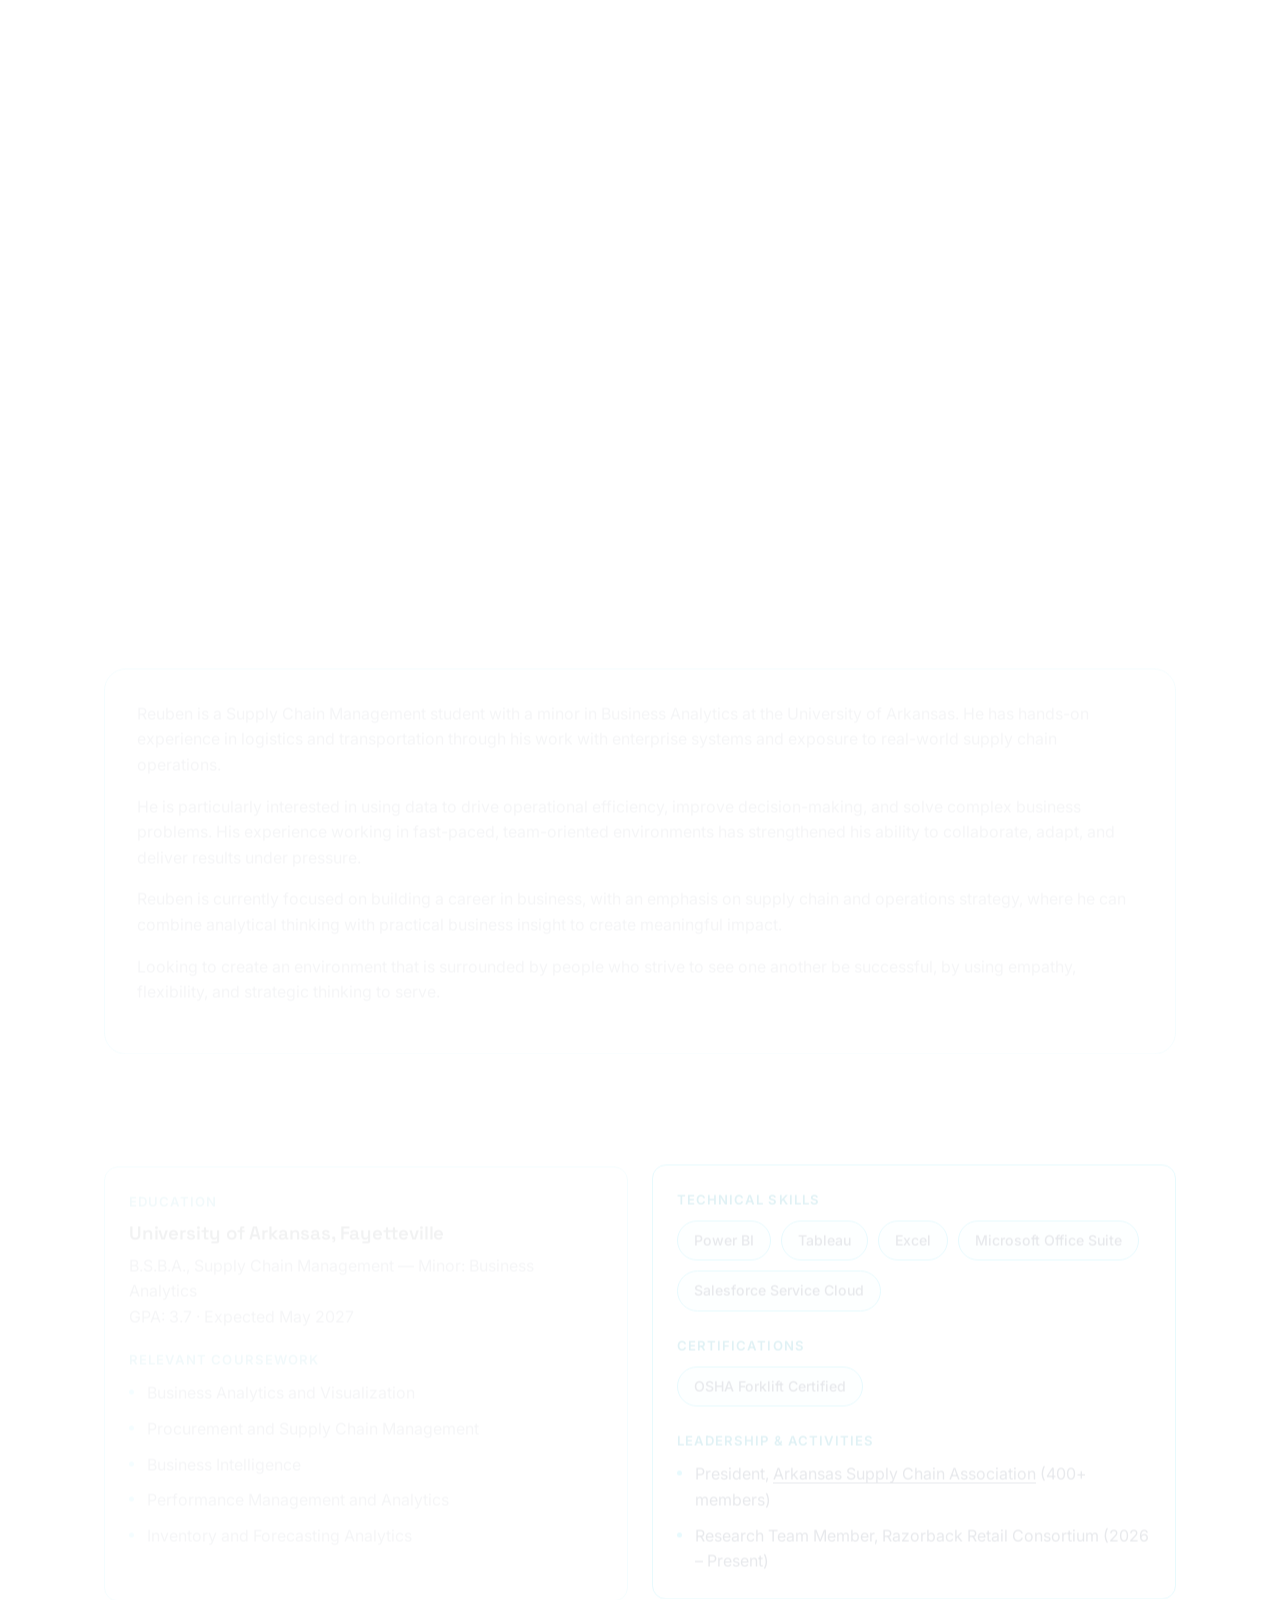
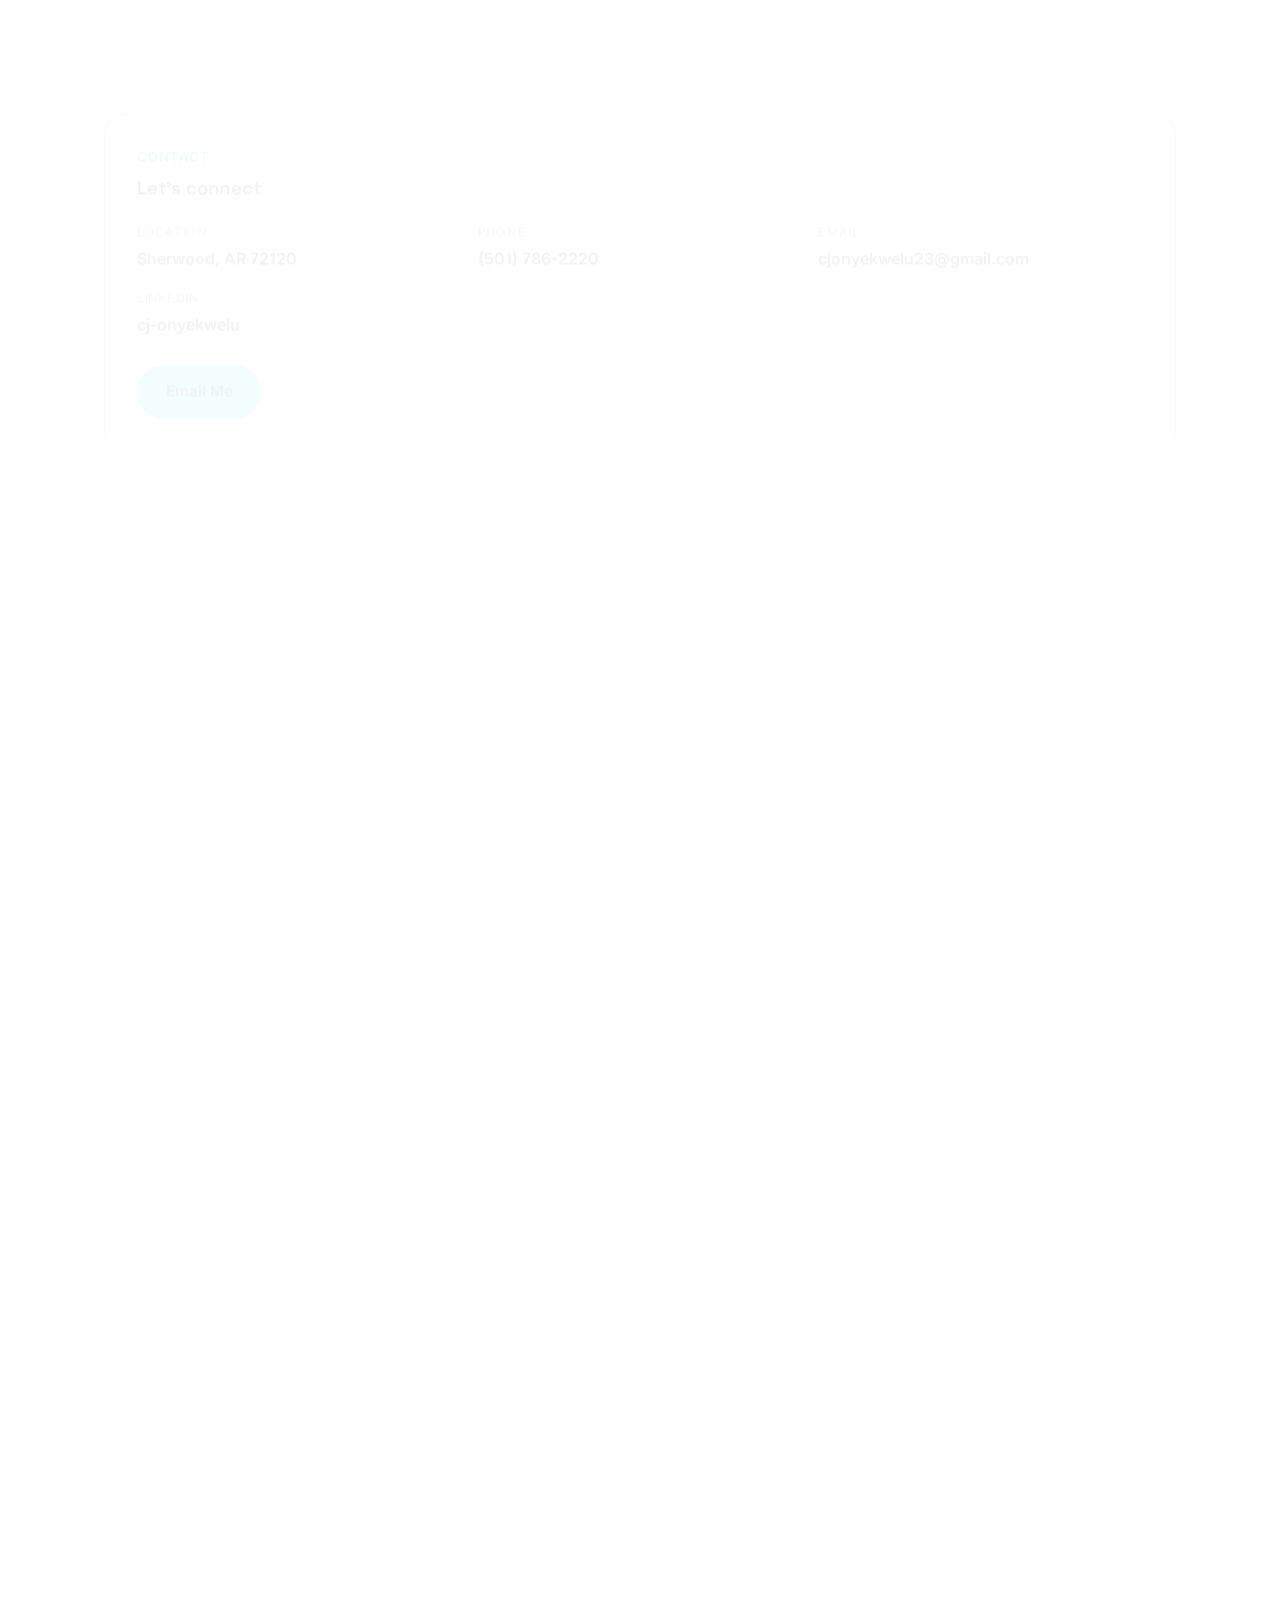
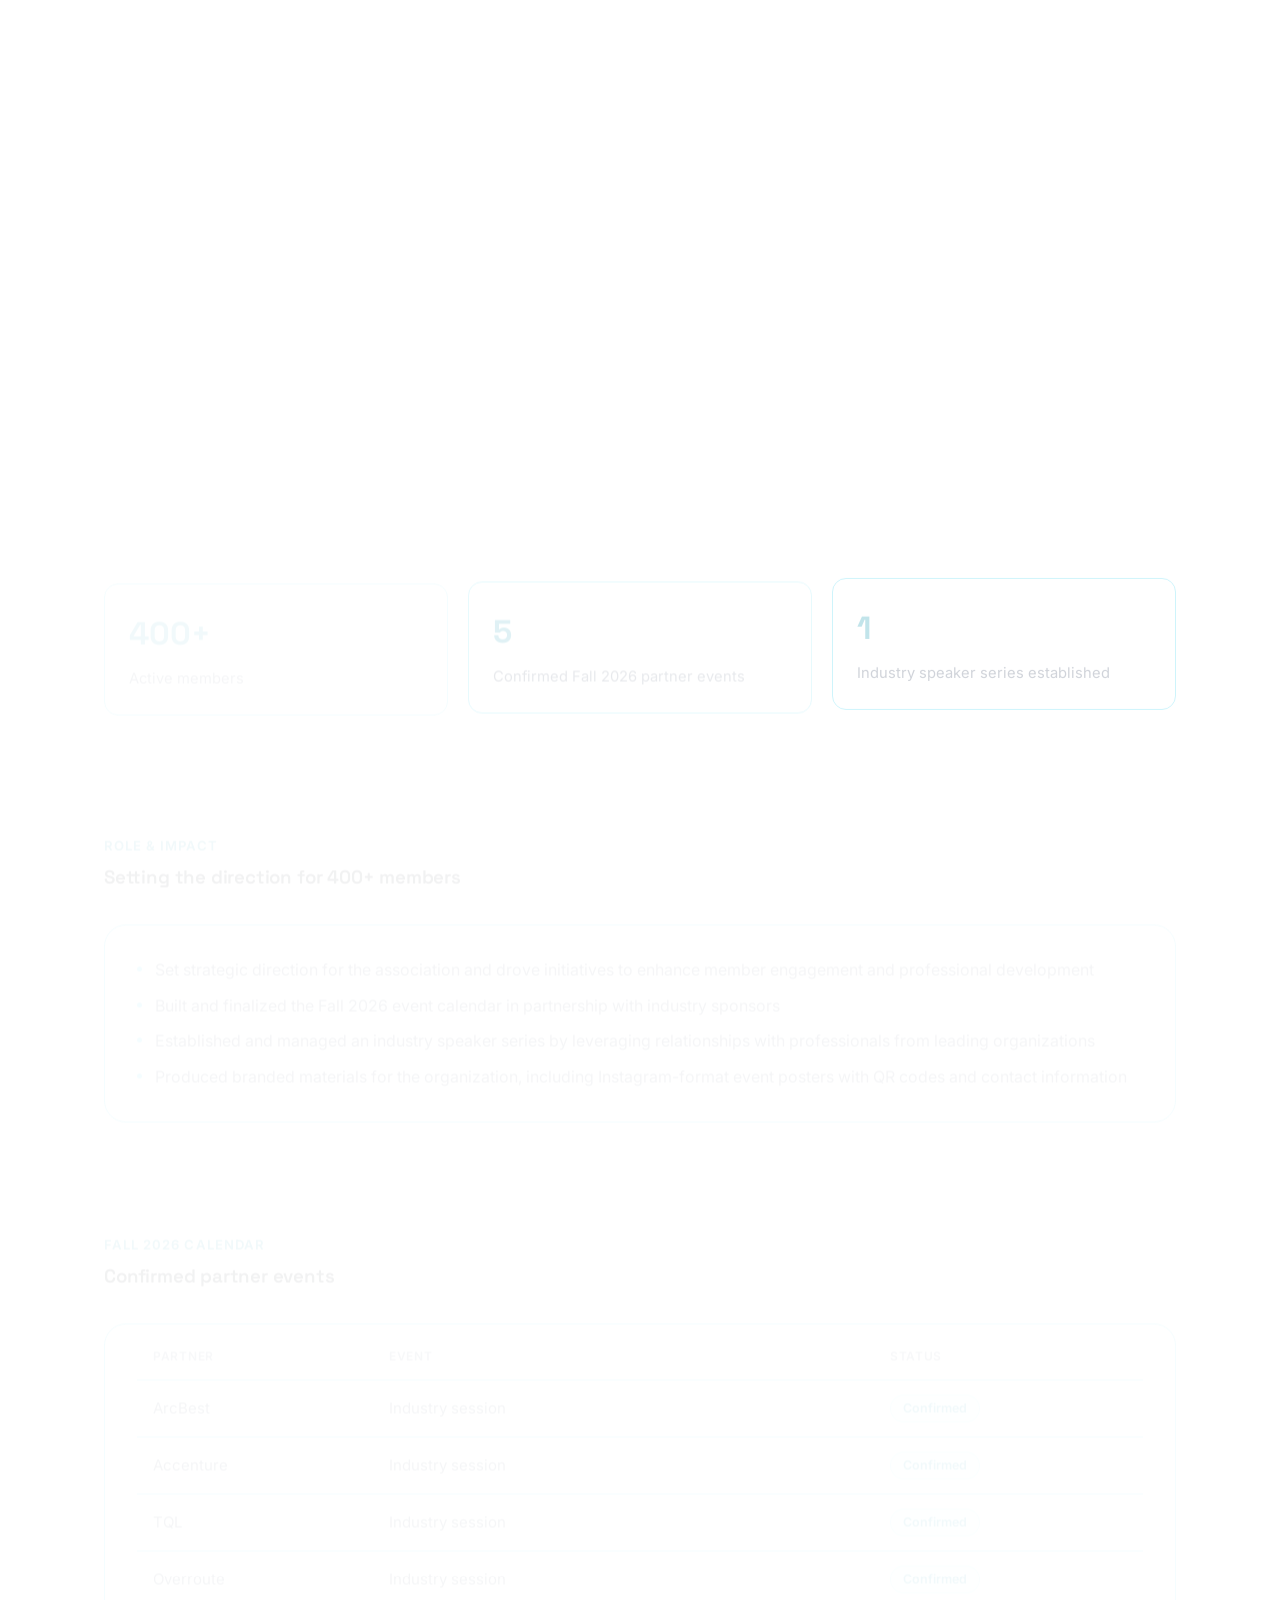
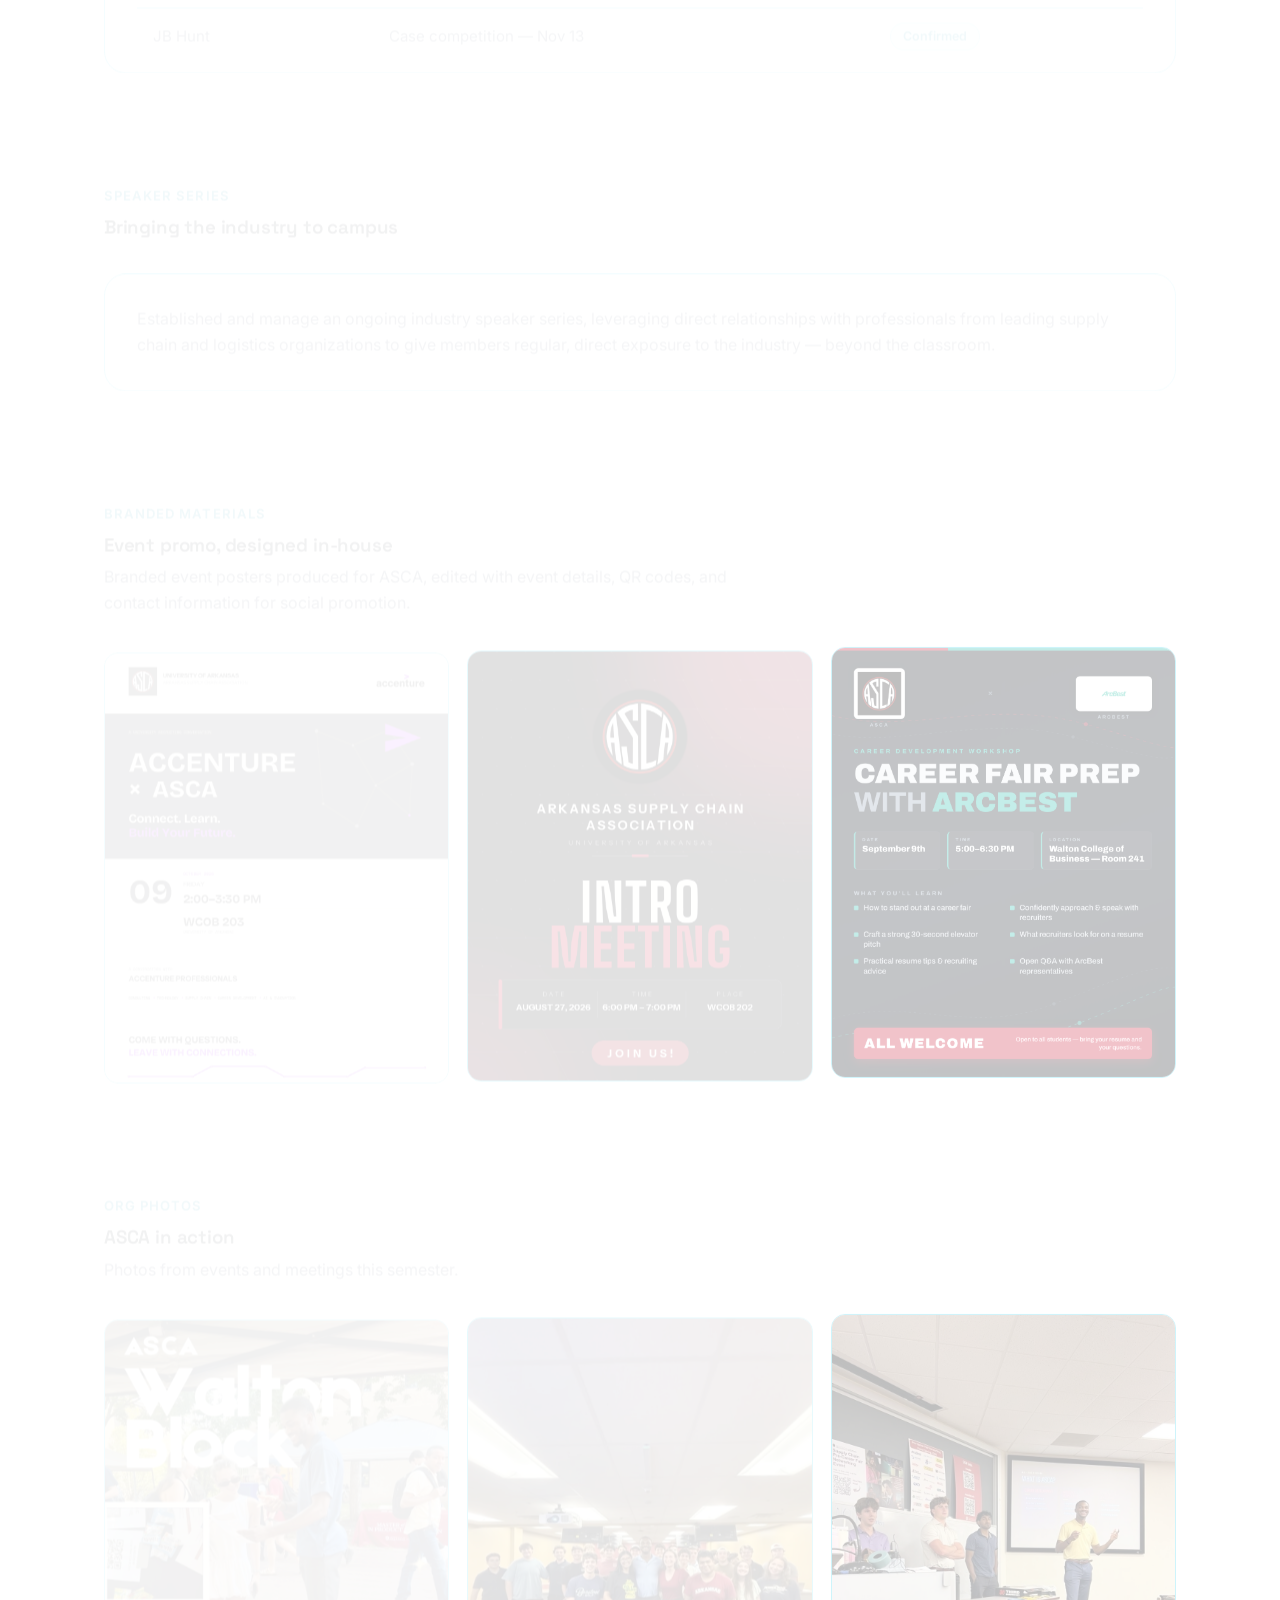
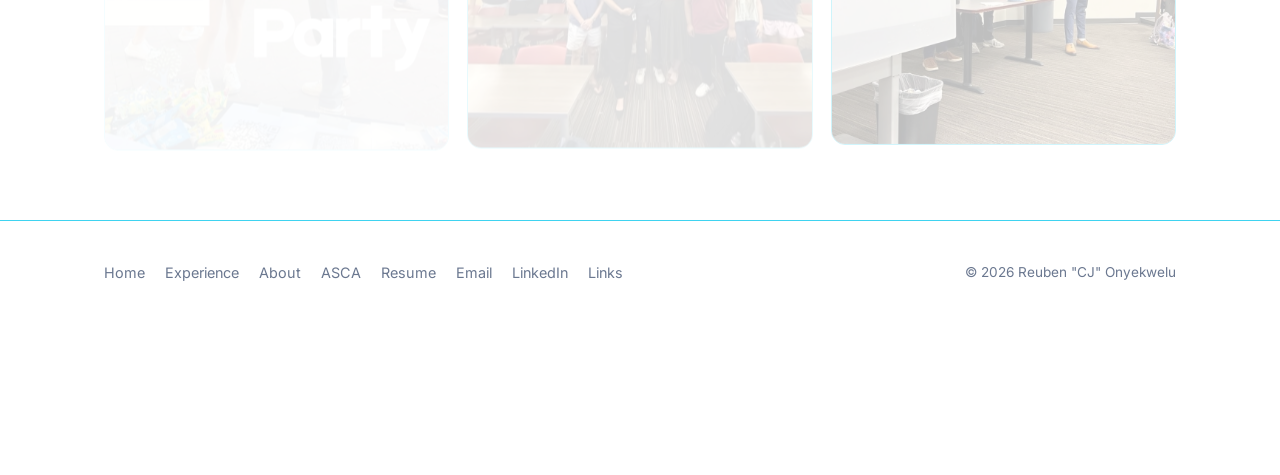
<file: asca.html>
<!DOCTYPE html>
<html lang="en">
<head>
<meta charset="UTF-8">
<meta http-equiv="refresh" content="0; url=index.html#asca">
<link rel="canonical" href="index.html#asca">
<title>Redirecting…</title>
</head>
<body>
<p>This page has moved. <a href="index.html#asca">Continue to ASCA</a>.</p>
</body>
</html>
</file>
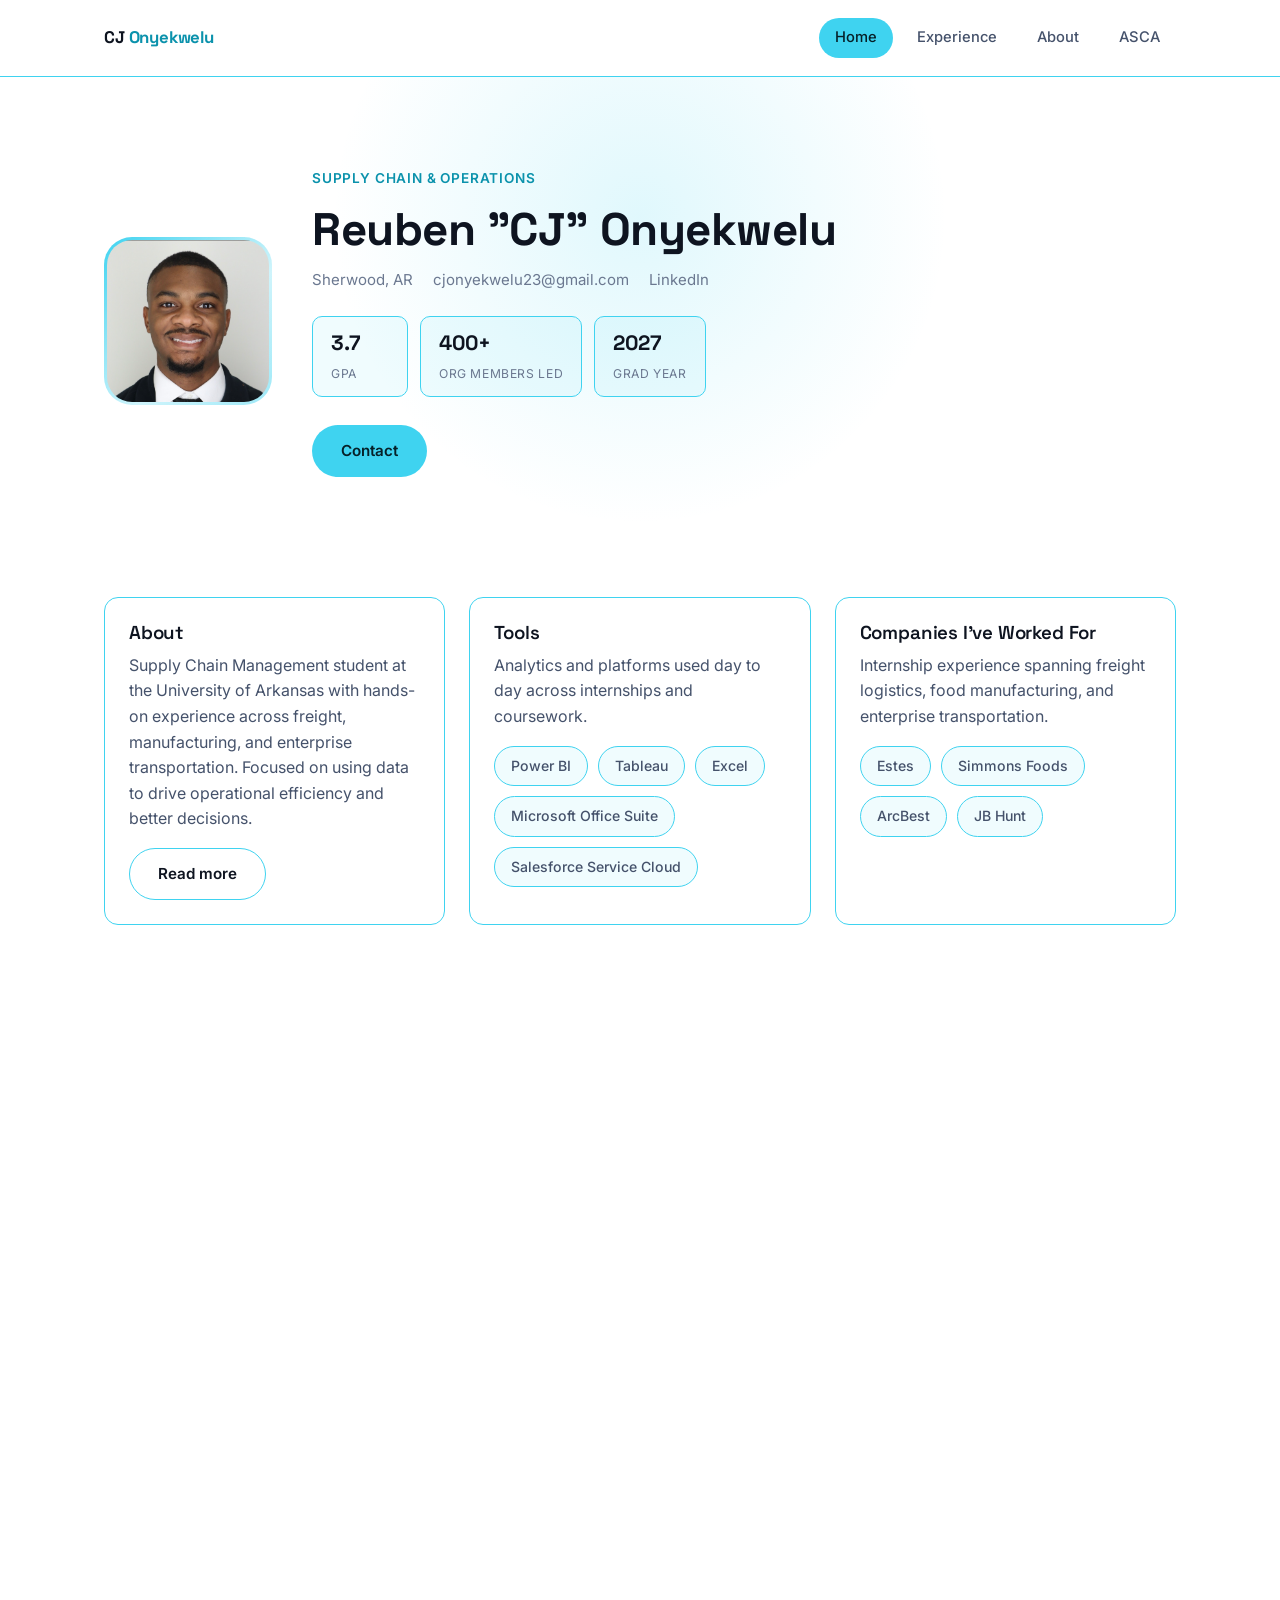
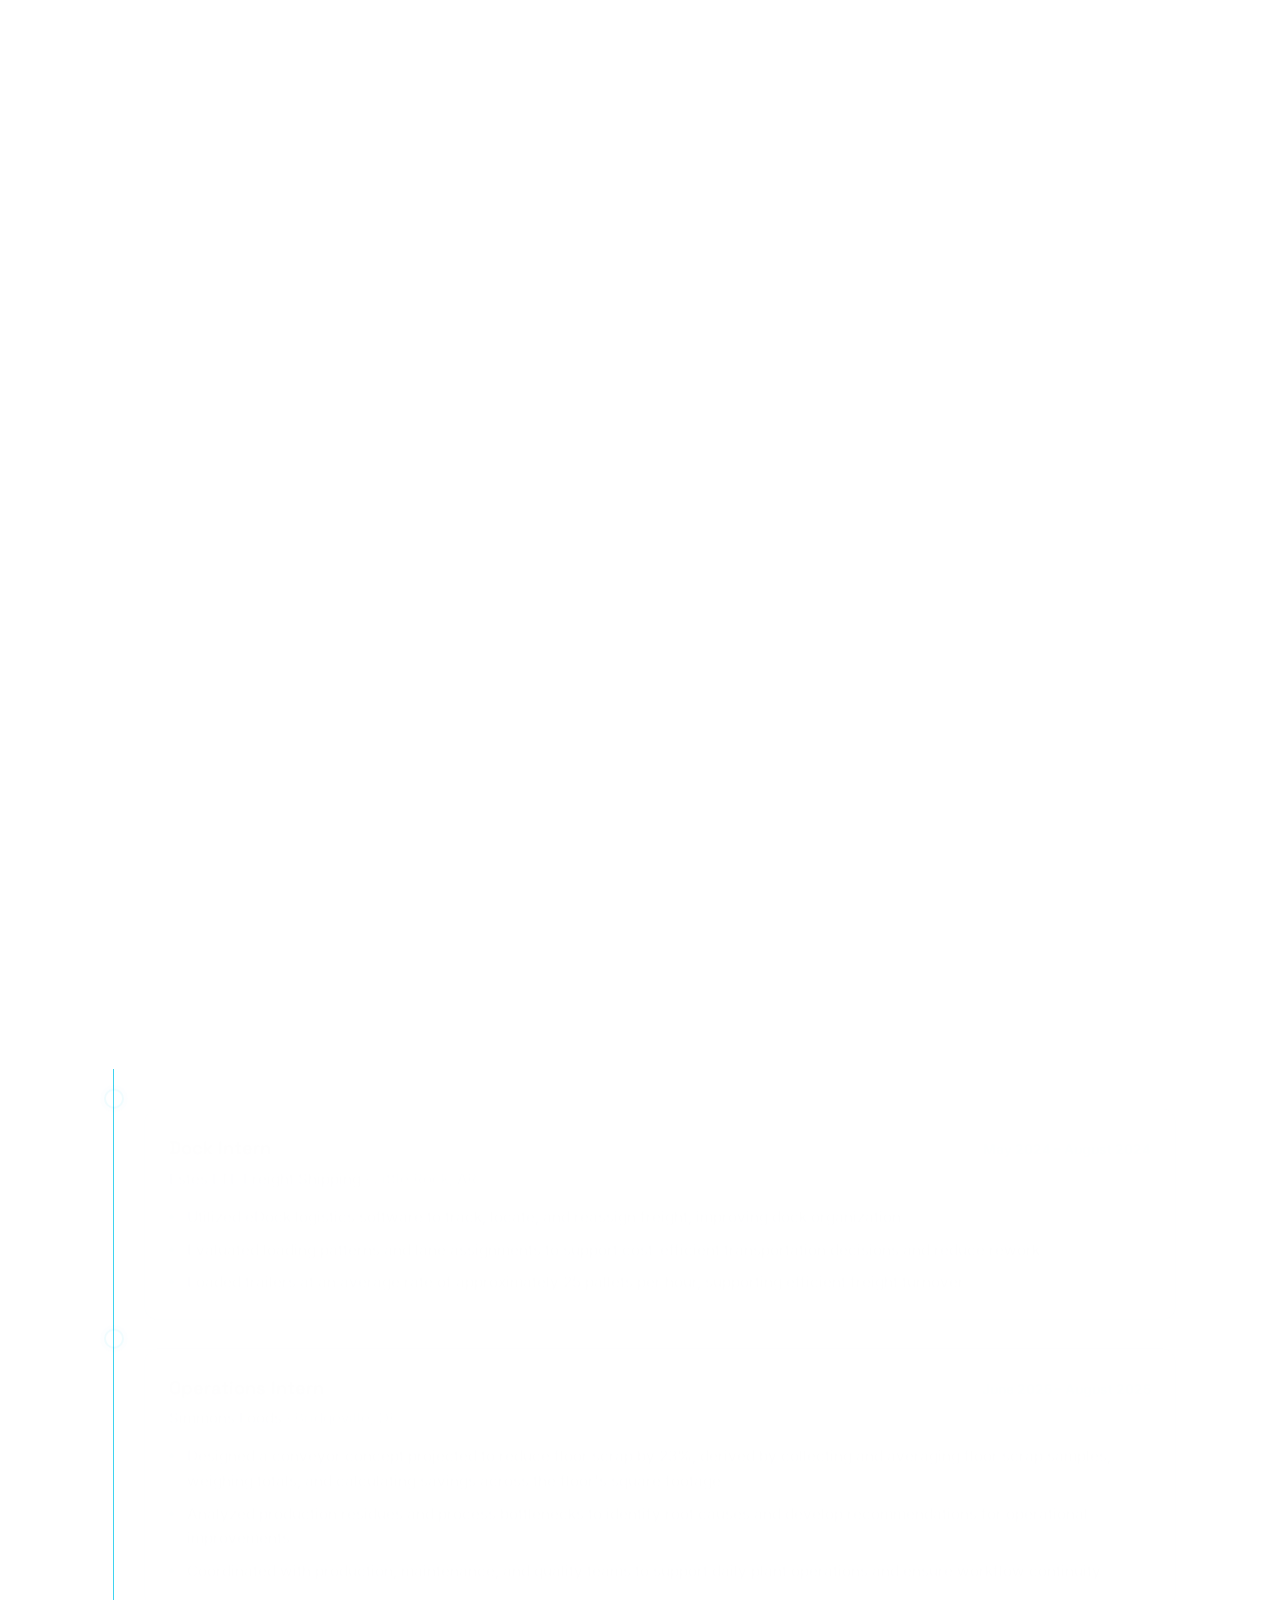
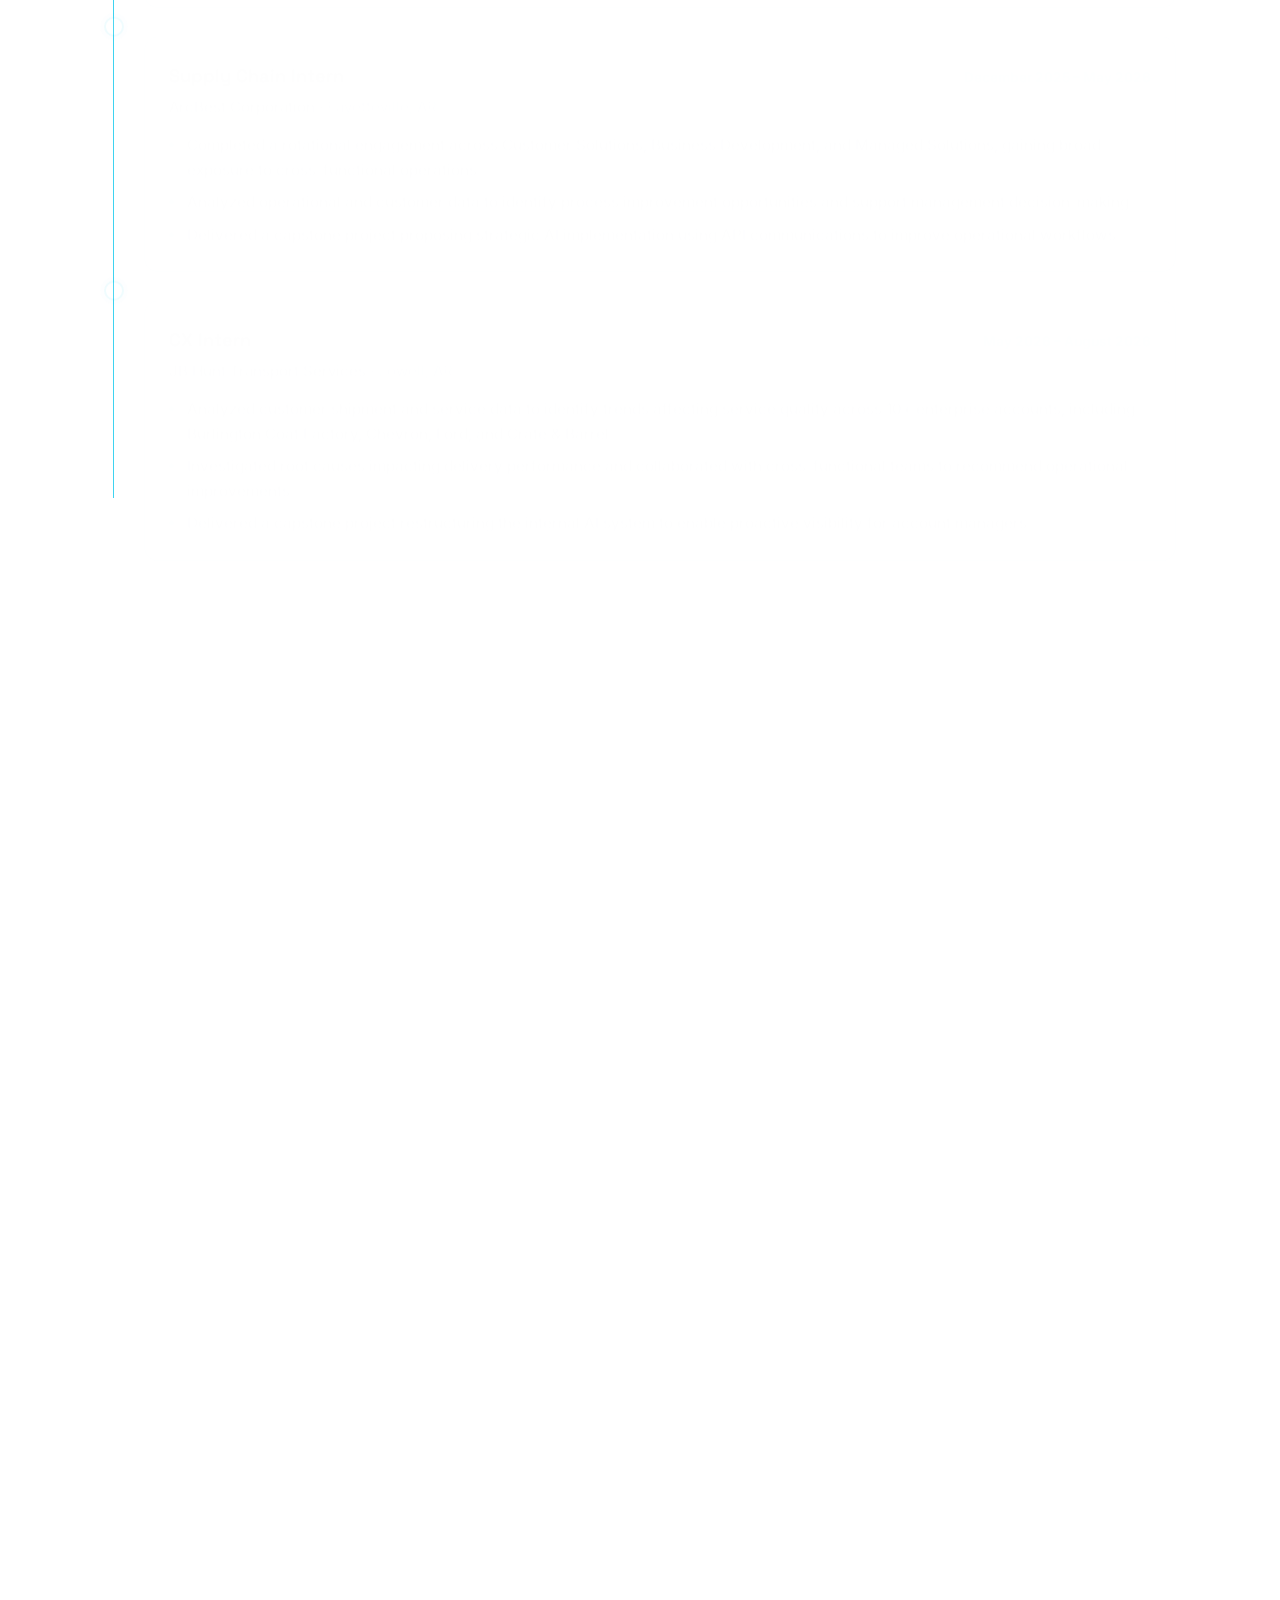
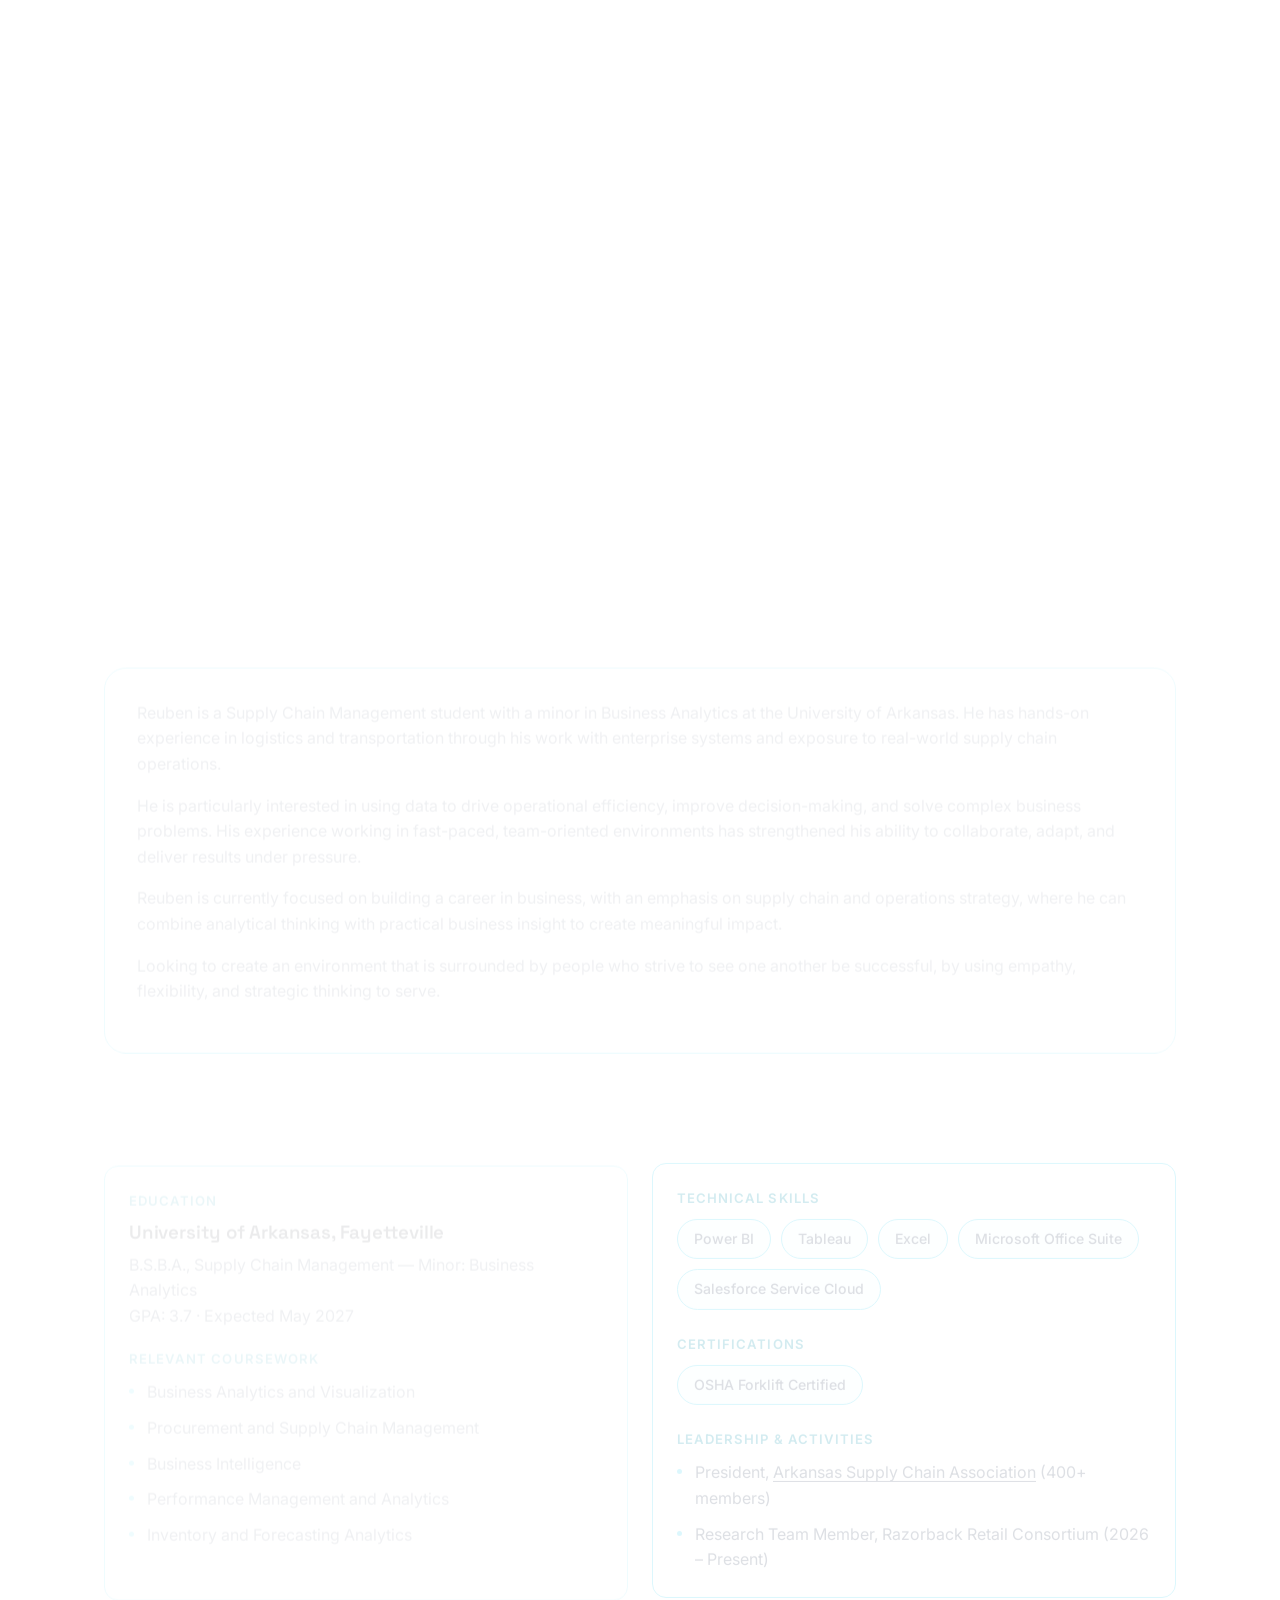
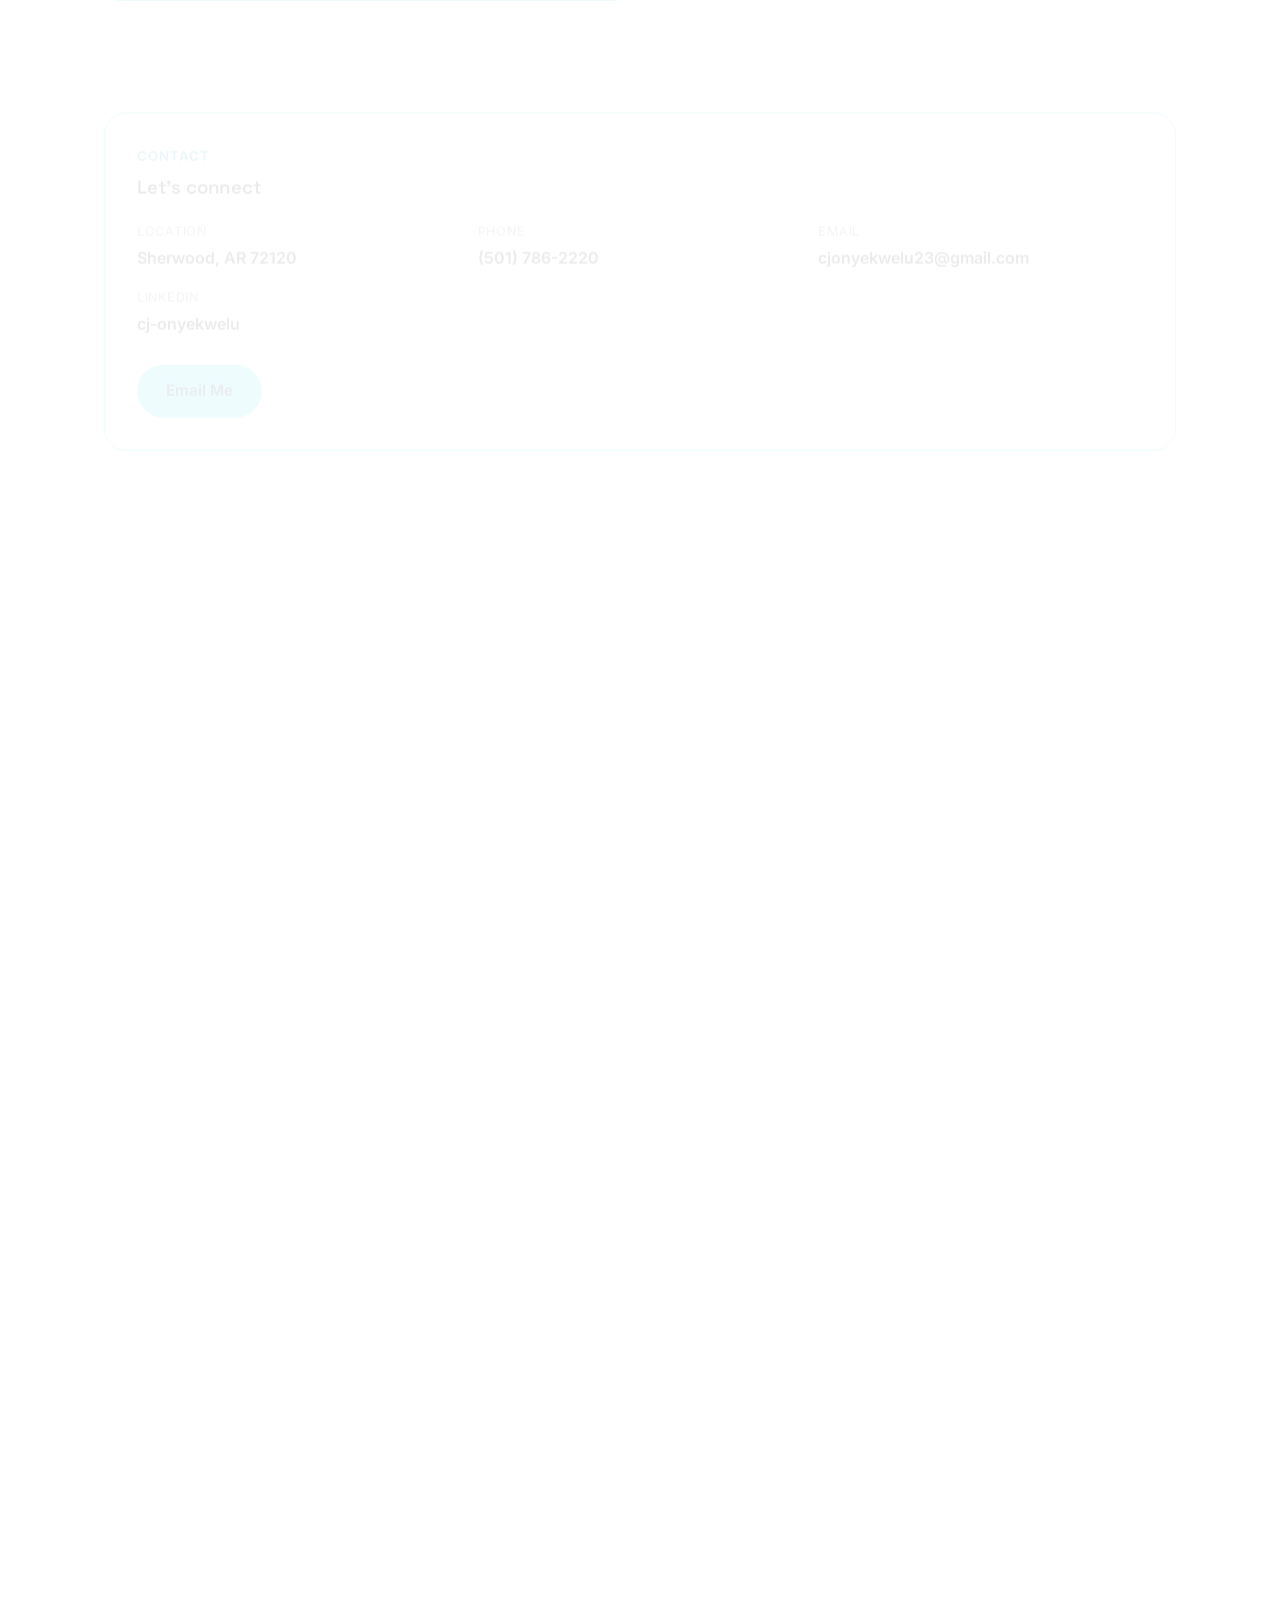
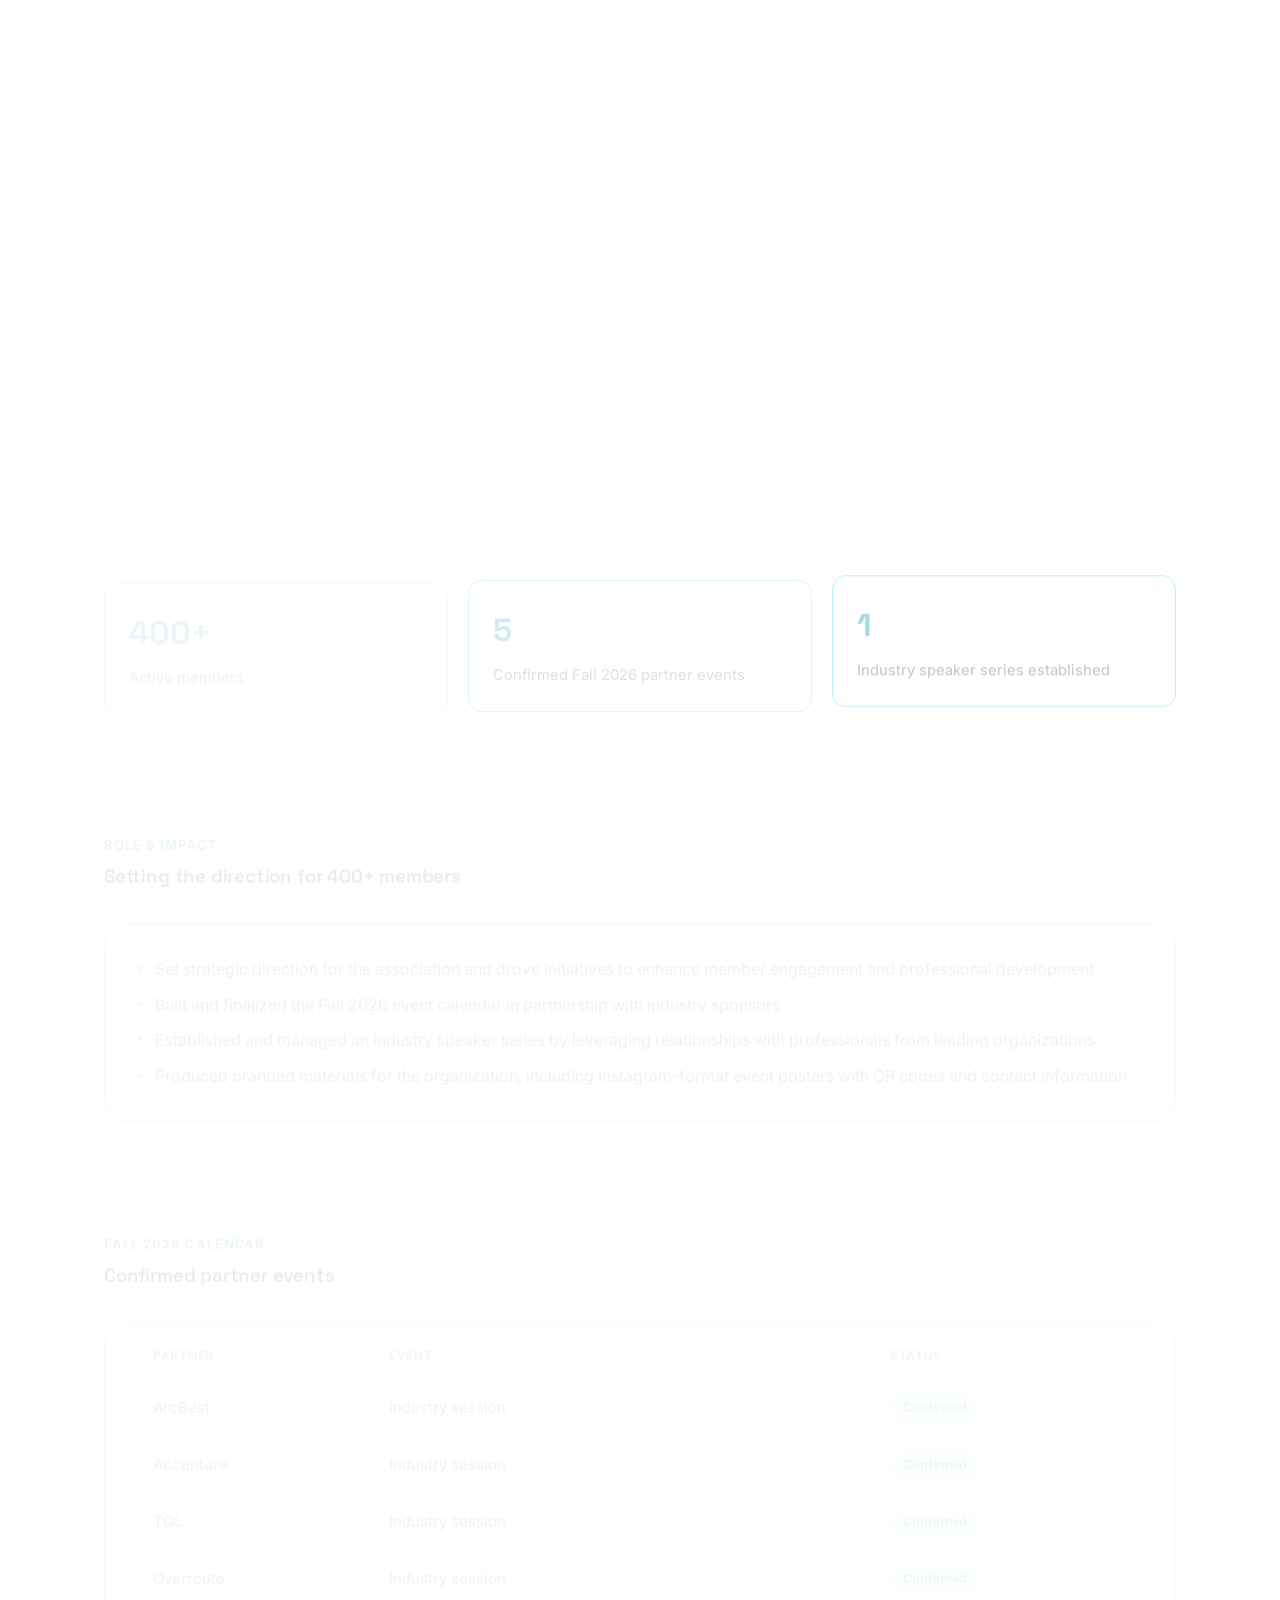
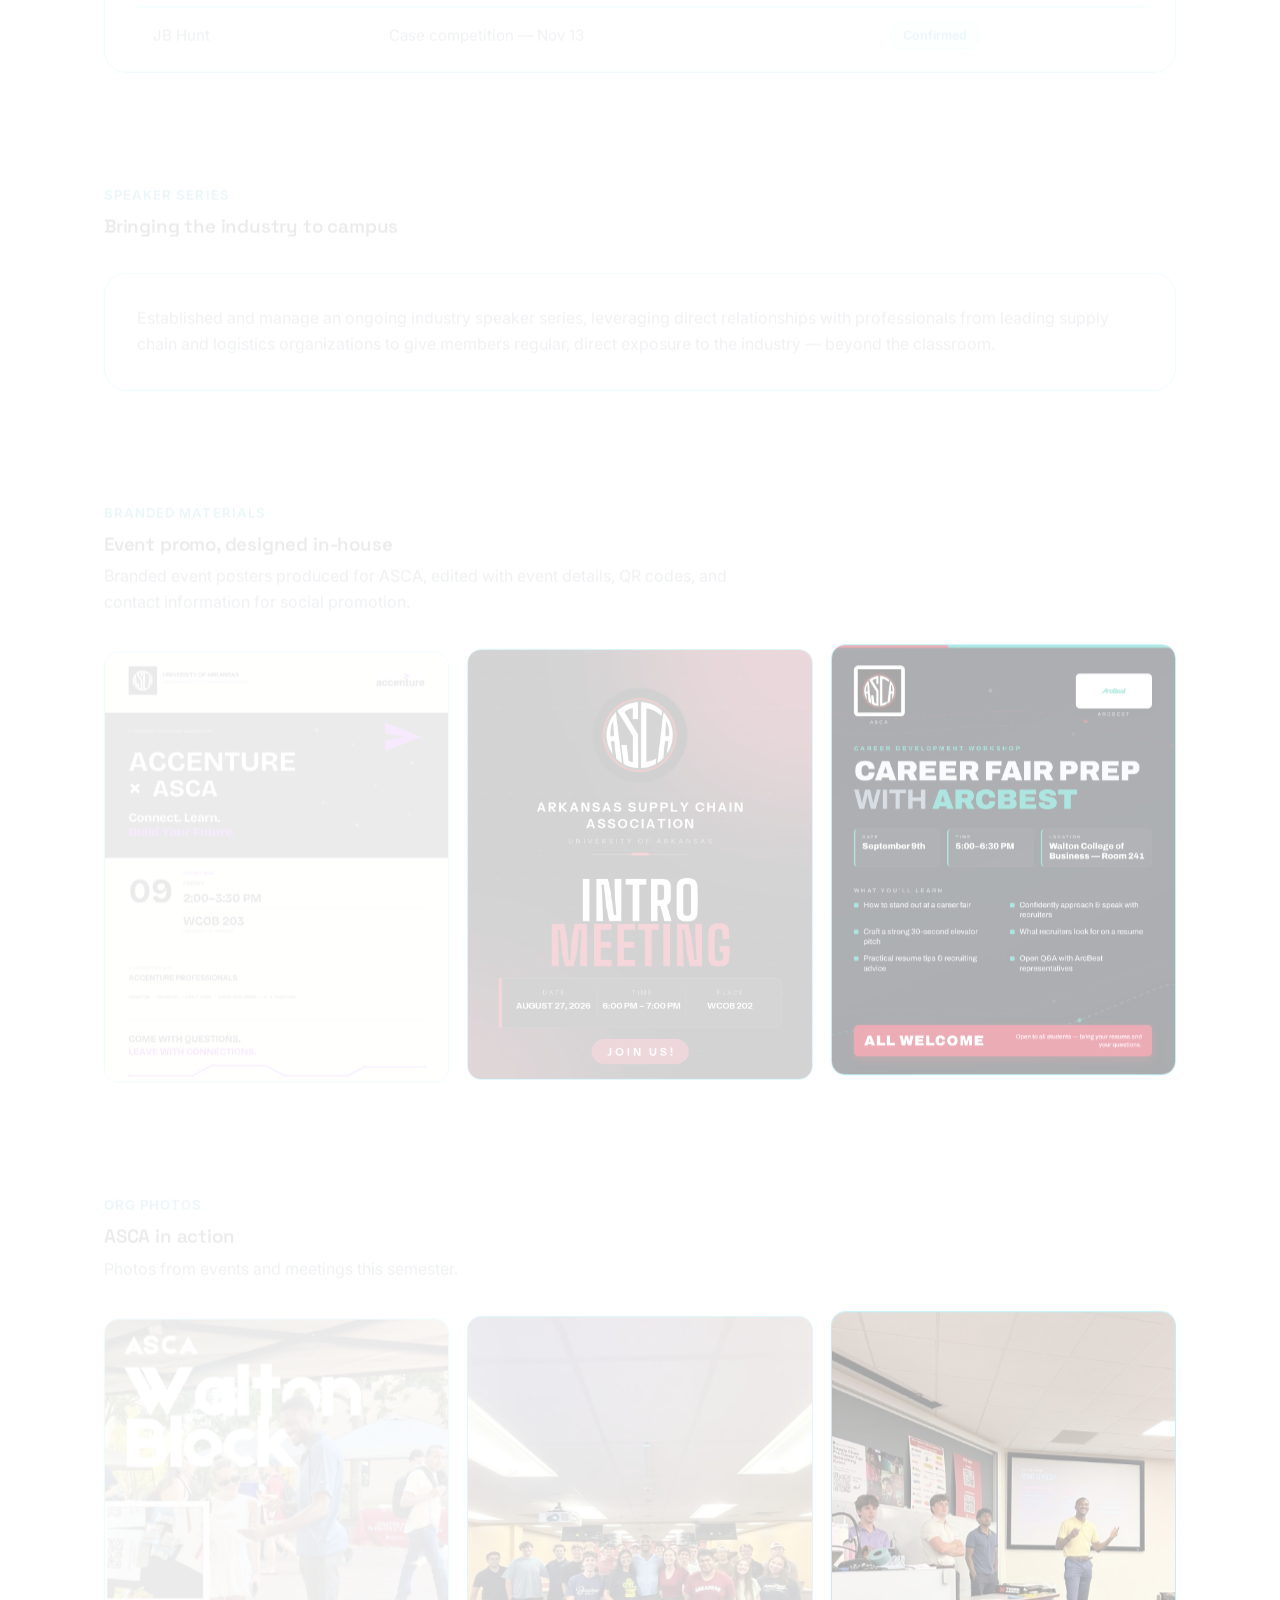
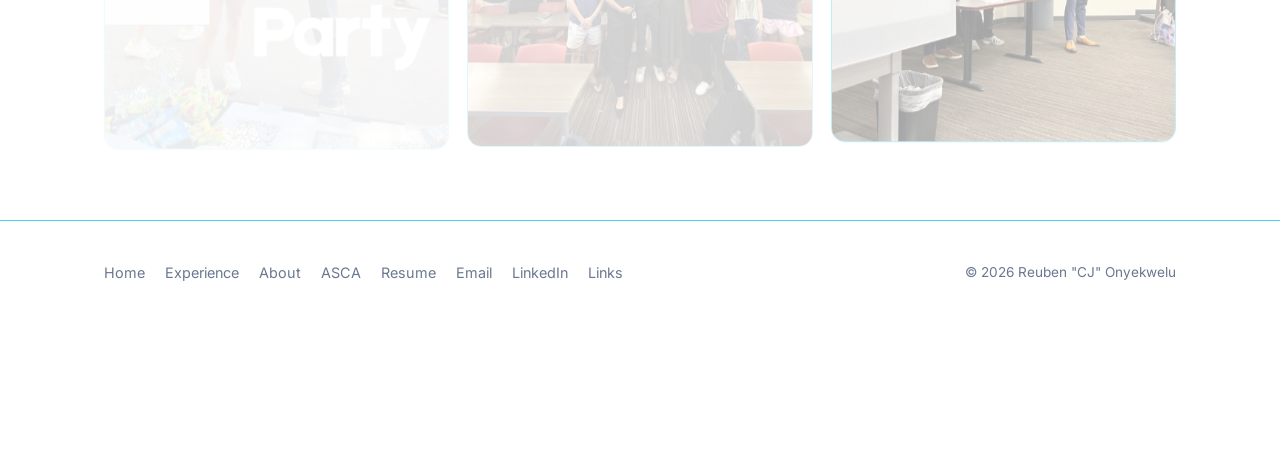
<file: experience.html>
<!DOCTYPE html>
<html lang="en">
<head>
<meta charset="UTF-8">
<meta http-equiv="refresh" content="0; url=index.html#experience">
<link rel="canonical" href="index.html#experience">
<title>Redirecting…</title>
</head>
<body>
<p>This page has moved. <a href="index.html#experience">Continue to Experience</a>.</p>
</body>
</html>
</file>
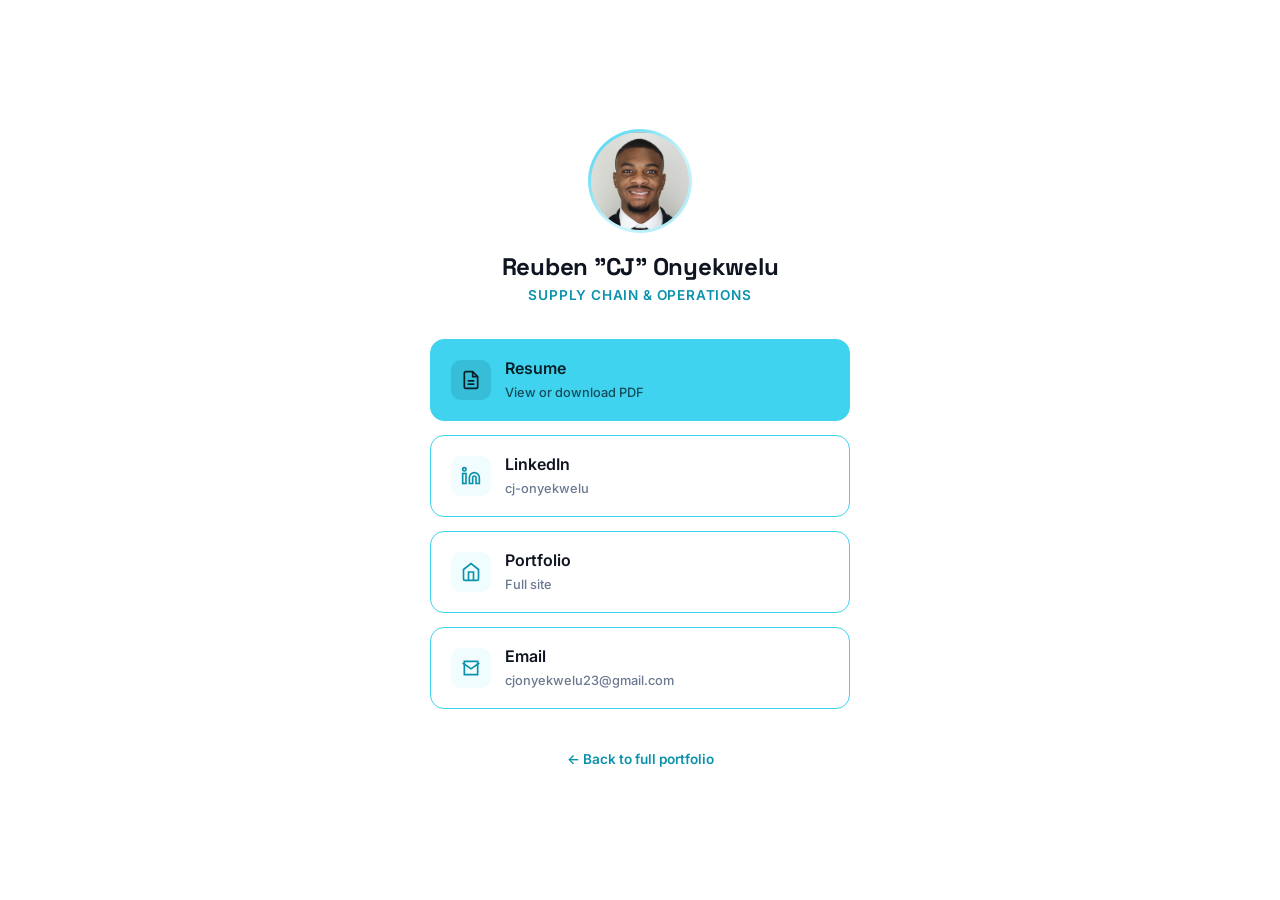
<file: links.html>
<!DOCTYPE html>
<html lang="en">
<head>
<meta charset="UTF-8">
<meta name="viewport" content="width=device-width, initial-scale=1.0">
<title>Links — Reuben "CJ" Onyekwelu</title>
<meta name="description" content="Quick links for Reuben \"CJ\" Onyekwelu — resume, LinkedIn, and portfolio.">
<link rel="preconnect" href="https://fonts.googleapis.com">
<link rel="preconnect" href="https://fonts.gstatic.com" crossorigin>
<link href="https://fonts.googleapis.com/css2?family=Space+Grotesk:wght@500;600;700&family=Inter:wght@400;500;600&display=swap" rel="stylesheet">
<link rel="icon" type="image/svg+xml" href="favicon.svg">
<link rel="stylesheet" href="assets/css/style.css">
</head>
<body>

<main>
  <div class="linktree">
    <div class="linktree-card">

      <div class="linktree-avatar">
        <img src="assets/img/headshot.jpg" alt="Portrait of Reuben &quot;CJ&quot; Onyekwelu">
      </div>

      <h1>Reuben "CJ" Onyekwelu</h1>
      <span class="linktree-role">Supply Chain &amp; Operations</span>

      <div class="link-stack">

        <a class="link-btn link-btn-primary" href="assets/docs/Reuben_Onyekwelu_Resume.pdf" target="_blank" rel="noopener">
          <span class="link-btn-icon">
            <svg viewBox="0 0 24 24" fill="none" stroke="currentColor" stroke-width="2"><path d="M14 2H6a2 2 0 0 0-2 2v16a2 2 0 0 0 2 2h12a2 2 0 0 0 2-2V8z"/><polyline points="14 2 14 8 20 8"/><line x1="16" y1="13" x2="8" y2="13"/><line x1="16" y1="17" x2="8" y2="17"/></svg>
          </span>
          <span class="link-btn-text">
            Resume
            <span class="link-btn-sub">View or download PDF</span>
          </span>
        </a>

        <a class="link-btn" href="https://www.linkedin.com/in/cj-onyekwelu/" target="_blank" rel="noopener">
          <span class="link-btn-icon">
            <svg viewBox="0 0 24 24" fill="none" stroke="currentColor" stroke-width="2"><path d="M16 8a6 6 0 0 1 6 6v7h-4v-7a2 2 0 0 0-2-2 2 2 0 0 0-2 2v7h-4v-7a6 6 0 0 1 6-6z"/><rect x="2" y="9" width="4" height="12"/><circle cx="4" cy="4" r="2"/></svg>
          </span>
          <span class="link-btn-text">
            LinkedIn
            <span class="link-btn-sub">cj-onyekwelu</span>
          </span>
        </a>

        <a class="link-btn" href="index.html">
          <span class="link-btn-icon">
            <svg viewBox="0 0 24 24" fill="none" stroke="currentColor" stroke-width="2"><path d="M3 9l9-7 9 7v11a2 2 0 0 1-2 2H5a2 2 0 0 1-2-2z"/><polyline points="9 22 9 12 15 12 15 22"/></svg>
          </span>
          <span class="link-btn-text">
            Portfolio
            <span class="link-btn-sub">Full site</span>
          </span>
        </a>

        <a class="link-btn" href="mailto:cjonyekwelu23@gmail.com">
          <span class="link-btn-icon">
            <svg viewBox="0 0 24 24" fill="none" stroke="currentColor" stroke-width="2"><path d="M4 4h16v16H4z"/><polyline points="22,6 12,13 2,6"/></svg>
          </span>
          <span class="link-btn-text">
            Email
            <span class="link-btn-sub">cjonyekwelu23@gmail.com</span>
          </span>
        </a>

      </div>

      <div class="linktree-footer">
        <a href="index.html">&larr; Back to full portfolio</a>
      </div>

    </div>
  </div>
</main>

</body>
</html>
</file>
<file: assets/css/style.css>
/* ============================================================
   Command Center — design system
   Reuben "CJ" Onyekwelu — Supply Chain & Operations Portfolio
   ============================================================ */

:root {
  --bg: #FFFFFF;
  --panel: #FFFFFF;
  --border: #3FD3F0;
  --text: #0E1420;
  --text-secondary: #45526B;
  --text-muted: #6B7890;
  --accent: #3FD3F0;
  --accent-text: #0B92AC;
  --accent-hover: #1EB6D6;
  --accent-ink: #062028;
  --chip-bg: rgba(63, 211, 240, 0.08);

  --radius-lg: 22px;
  --radius-md: 14px;
  --radius-sm: 10px;

  --font-display: "Space Grotesk", "Inter", system-ui, sans-serif;
  --font-body: "Inter", system-ui, -apple-system, sans-serif;

  --max-width: 1120px;
  color-scheme: light;
}

* {
  box-sizing: border-box;
}

html {
  scroll-behavior: smooth;
}

[id] {
  scroll-margin-top: 88px;
}

body {
  margin: 0;
  background: var(--bg);
  color: var(--text);
  font-family: var(--font-body);
  font-size: 16px;
  line-height: 1.6;
  -webkit-font-smoothing: antialiased;
}

img {
  max-width: 100%;
  display: block;
}

a {
  color: inherit;
  text-decoration: none;
}

h1, h2, h3, h4 {
  font-family: var(--font-display);
  font-weight: 600;
  line-height: 1.15;
  margin: 0 0 0.5em;
  letter-spacing: -0.01em;
}

h1 { font-weight: 700; }

p {
  margin: 0 0 1em;
  color: var(--text-secondary);
}

.container {
  width: 100%;
  max-width: var(--max-width);
  margin: 0 auto;
  padding: 0 24px;
}

/* ---------- Navigation ---------- */

.site-header {
  position: sticky;
  top: 0;
  z-index: 100;
  background: rgba(255, 255, 255, 0.85);
  backdrop-filter: blur(10px);
  border-bottom: 1px solid var(--border);
}

.nav {
  display: flex;
  align-items: center;
  justify-content: space-between;
  padding: 18px 24px;
  max-width: var(--max-width);
  margin: 0 auto;
}

.nav-brand {
  font-family: var(--font-display);
  font-weight: 700;
  font-size: 1.05rem;
  color: var(--text);
  letter-spacing: -0.01em;
}

.nav-brand span {
  color: var(--accent-text);
}

.nav-links {
  display: flex;
  gap: 8px;
  align-items: center;
  list-style: none;
  margin: 0;
  padding: 0;
}

.nav-links a {
  display: inline-block;
  padding: 8px 16px;
  border-radius: 999px;
  font-size: 0.92rem;
  font-weight: 500;
  color: var(--text-secondary);
  transition: color 0.15s ease, background 0.15s ease;
}

.nav-links a:hover {
  color: var(--text);
  background: var(--chip-bg);
}

.nav-links a.active {
  color: var(--accent-ink);
  background: var(--accent);
}

.nav-toggle {
  display: none;
  background: none;
  border: 1px solid var(--border);
  border-radius: 8px;
  color: var(--text);
  width: 40px;
  height: 40px;
  align-items: center;
  justify-content: center;
  cursor: pointer;
}

.nav-toggle svg {
  width: 20px;
  height: 20px;
}

/* ---------- Buttons / chips ---------- */

.btn {
  display: inline-flex;
  align-items: center;
  gap: 8px;
  padding: 13px 28px;
  border-radius: 999px;
  font-weight: 600;
  font-size: 0.95rem;
  font-family: var(--font-body);
  cursor: pointer;
  border: 1px solid transparent;
  transition: transform 0.15s ease, box-shadow 0.15s ease, background 0.15s ease;
}

.btn-primary {
  background: var(--accent);
  color: var(--accent-ink);
  box-shadow: 0 0 0 rgba(63, 211, 240, 0);
}

.btn-primary:hover {
  background: var(--accent-hover);
  box-shadow: 0 0 24px rgba(63, 211, 240, 0.35);
  transform: translateY(-1px);
}

.btn-ghost {
  background: transparent;
  border-color: var(--border);
  color: var(--text);
}

.btn-ghost:hover {
  border-color: var(--accent);
  color: var(--accent-text);
}

.chip {
  display: inline-flex;
  align-items: center;
  gap: 6px;
  padding: 8px 16px;
  border-radius: 999px;
  background: var(--chip-bg);
  border: 1px solid var(--border);
  color: var(--text-secondary);
  font-size: 0.88rem;
  font-weight: 500;
}

.chip-row {
  display: flex;
  flex-wrap: wrap;
  gap: 10px;
}

/* ---------- Cards / panels ---------- */

.card {
  background: var(--panel);
  border: 1px solid var(--border);
  border-radius: var(--radius-lg);
  padding: 32px;
}

.card-sm {
  border-radius: var(--radius-md);
  padding: 24px;
}

/* ---------- Hero ---------- */

.hero {
  position: relative;
  padding: 88px 0 64px;
  overflow: hidden;
}

.hero-glow {
  position: absolute;
  top: -180px;
  left: 50%;
  transform: translateX(-50%);
  width: 640px;
  height: 640px;
  background: radial-gradient(circle, rgba(63, 211, 240, 0.16) 0%, rgba(63, 211, 240, 0) 68%);
  pointer-events: none;
  z-index: 0;
}

.hero-inner {
  position: relative;
  z-index: 1;
  display: grid;
  grid-template-columns: auto 1fr;
  gap: 40px;
  align-items: center;
}

.hero-avatar {
  width: 168px;
  height: 168px;
  border-radius: 28px;
  padding: 3px;
  background: linear-gradient(135deg, var(--accent), rgba(63, 211, 240, 0.25) 60%, rgba(63, 211, 240, 0.5));
  flex-shrink: 0;
}

.hero-avatar img {
  width: 100%;
  height: 100%;
  border-radius: 25px;
  object-fit: cover;
  background: var(--panel);
}

.role-tag {
  display: inline-block;
  color: var(--accent-text);
  font-weight: 600;
  font-size: 0.85rem;
  letter-spacing: 0.06em;
  text-transform: uppercase;
  margin-bottom: 14px;
}

.hero h1 {
  font-size: clamp(2rem, 4vw, 2.85rem);
  margin-bottom: 12px;
}

.hero-meta {
  display: flex;
  flex-wrap: wrap;
  gap: 8px 20px;
  color: var(--text-muted);
  font-size: 0.94rem;
  margin-bottom: 24px;
}

.hero-meta a:hover {
  color: var(--accent-text);
}

.hero-meta-item {
  display: inline-flex;
  align-items: center;
  gap: 7px;
}

.stat-row {
  display: flex;
  flex-wrap: wrap;
  gap: 12px;
  margin-bottom: 28px;
}

.stat-badge {
  background: var(--chip-bg);
  border: 1px solid var(--border);
  border-radius: var(--radius-sm);
  padding: 10px 18px;
  min-width: 96px;
}

.stat-badge .value {
  font-family: var(--font-display);
  font-weight: 700;
  font-size: 1.3rem;
  color: var(--text);
  display: block;
}

.stat-badge .label {
  font-size: 0.76rem;
  color: var(--text-muted);
  text-transform: uppercase;
  letter-spacing: 0.05em;
}

/* ---------- Section basics ---------- */

section {
  padding: 56px 0;
}

.section-label {
  color: var(--accent-text);
  font-weight: 600;
  font-size: 0.82rem;
  letter-spacing: 0.08em;
  text-transform: uppercase;
  margin-bottom: 10px;
  display: block;
}

.section-head {
  margin-bottom: 36px;
  max-width: 640px;
}

.grid-3 {
  display: grid;
  grid-template-columns: repeat(3, 1fr);
  gap: 24px;
}

.grid-2 {
  display: grid;
  grid-template-columns: repeat(2, 1fr);
  gap: 24px;
}

/* ---------- Page hero (non-home) ---------- */

.page-hero {
  padding: 64px 0 40px;
  border-bottom: 1px solid var(--border);
}

.page-hero h1 {
  font-size: clamp(1.9rem, 3.4vw, 2.5rem);
}

.page-hero p {
  max-width: 620px;
  font-size: 1.05rem;
}

/* ---------- Timeline (Experience) ---------- */

.timeline {
  position: relative;
  display: flex;
  flex-direction: column;
  gap: 28px;
}

.timeline::before {
  content: "";
  position: absolute;
  left: 9px;
  top: 12px;
  bottom: 12px;
  width: 1px;
  background: var(--border);
}

.timeline-item {
  position: relative;
  padding-left: 40px;
}

.timeline-dot {
  position: absolute;
  left: 0;
  top: 6px;
  width: 20px;
  height: 20px;
  border-radius: 50%;
  background: var(--panel);
  border: 2px solid var(--accent);
  box-shadow: 0 0 0 4px rgba(63, 211, 240, 0.1);
}

.role-header {
  display: flex;
  flex-wrap: wrap;
  justify-content: space-between;
  align-items: baseline;
  gap: 8px 16px;
  margin-bottom: 4px;
}

.role-title {
  font-family: var(--font-display);
  font-weight: 600;
  font-size: 1.15rem;
  color: var(--text);
}

.role-dates {
  color: var(--accent-text);
  font-size: 0.86rem;
  font-weight: 600;
  white-space: nowrap;
}

.role-company {
  color: var(--text-secondary);
  font-size: 0.95rem;
  margin-bottom: 14px;
  display: block;
}

.role-company .loc {
  color: var(--text-muted);
}

.role-bullets {
  margin: 0;
  padding: 0;
  list-style: none;
  display: flex;
  flex-direction: column;
  gap: 8px;
}

.role-bullets li {
  position: relative;
  padding-left: 18px;
  color: var(--text-secondary);
  font-size: 0.96rem;
}

.role-bullets li::before {
  content: "";
  position: absolute;
  left: 0;
  top: 9px;
  width: 5px;
  height: 5px;
  border-radius: 50%;
  background: var(--accent);
}

/* ---------- Lists / coursework ---------- */

.plain-list {
  margin: 0;
  padding: 0;
  list-style: none;
  display: flex;
  flex-direction: column;
  gap: 10px;
}

.plain-list li {
  position: relative;
  padding-left: 18px;
  color: var(--text-secondary);
}

.plain-list li::before {
  content: "";
  position: absolute;
  left: 0;
  top: 9px;
  width: 5px;
  height: 5px;
  border-radius: 50%;
  background: var(--accent);
}

/* ---------- Contact block ---------- */

.contact-grid {
  display: grid;
  grid-template-columns: repeat(3, 1fr);
  gap: 16px;
}

.contact-item {
  display: flex;
  flex-direction: column;
  gap: 4px;
}

.contact-item .label {
  font-size: 0.78rem;
  color: var(--text-muted);
  text-transform: uppercase;
  letter-spacing: 0.06em;
}

.contact-item a,
.contact-item span.value {
  font-weight: 600;
  color: var(--text);
}

.contact-item a:hover {
  color: var(--accent-text);
}

/* ---------- ASCA page ---------- */

.impact-grid {
  display: grid;
  grid-template-columns: repeat(3, 1fr);
  gap: 20px;
  margin-bottom: 8px;
}

.impact-card .value {
  font-family: var(--font-display);
  font-size: 2rem;
  font-weight: 700;
  color: var(--accent-text);
  display: block;
  margin-bottom: 6px;
}

.impact-card .label {
  color: var(--text-secondary);
  font-size: 0.92rem;
}

.event-table {
  width: 100%;
  border-collapse: collapse;
}

.event-table th,
.event-table td {
  text-align: left;
  padding: 14px 16px;
  border-bottom: 1px solid var(--border);
  font-size: 0.94rem;
}

.event-table th {
  color: var(--text-muted);
  font-weight: 600;
  text-transform: uppercase;
  font-size: 0.75rem;
  letter-spacing: 0.06em;
}

.event-table td {
  color: var(--text-secondary);
}

.event-table tr:last-child td {
  border-bottom: none;
}

.badge-highlight {
  display: inline-block;
  background: rgba(63, 211, 240, 0.12);
  border: 1px solid rgba(63, 211, 240, 0.4);
  color: var(--accent-text);
  border-radius: 999px;
  padding: 3px 12px;
  font-size: 0.78rem;
  font-weight: 600;
}

.media-grid {
  display: grid;
  grid-template-columns: repeat(3, 1fr);
  gap: 18px;
}

.media-item {
  aspect-ratio: 4 / 5;
  border-radius: var(--radius-md);
  overflow: hidden;
  border: 1px solid var(--border);
  background: var(--panel);
}

.media-item img {
  width: 100%;
  height: 100%;
  object-fit: cover;
  object-position: top center;
}

.media-placeholder {
  width: 100%;
  height: 100%;
  display: flex;
  flex-direction: column;
  align-items: center;
  justify-content: center;
  gap: 10px;
  color: var(--text-muted);
  font-size: 0.82rem;
  background:
    repeating-linear-gradient(
      45deg,
      rgba(63, 211, 240, 0.06),
      rgba(63, 211, 240, 0.06) 10px,
      transparent 10px,
      transparent 20px
    );
}

.media-placeholder svg {
  width: 32px;
  height: 32px;
  opacity: 0.5;
}

/* ---------- Footer ---------- */

.site-footer {
  border-top: 1px solid var(--border);
  padding: 40px 0;
  margin-top: 40px;
}

.footer-inner {
  display: flex;
  flex-wrap: wrap;
  justify-content: space-between;
  align-items: center;
  gap: 16px;
}

.footer-links {
  display: flex;
  gap: 20px;
  flex-wrap: wrap;
}

.footer-links a {
  color: var(--text-muted);
  font-size: 0.9rem;
}

.footer-links a:hover {
  color: var(--accent-text);
}

.footer-copy {
  color: var(--text-muted);
  font-size: 0.85rem;
}

/* ---------- Responsive ---------- */

@media (max-width: 860px) {
  .grid-3 { grid-template-columns: 1fr; }
  .grid-2 { grid-template-columns: 1fr; }
  .impact-grid { grid-template-columns: 1fr; }
  .contact-grid { grid-template-columns: 1fr; }
  .media-grid { grid-template-columns: repeat(2, 1fr); }
}

@media (max-width: 720px) {
  .nav-links {
    position: absolute;
    top: 100%;
    left: 0;
    right: 0;
    background: var(--bg);
    border-bottom: 1px solid var(--border);
    flex-direction: column;
    align-items: stretch;
    padding: 12px 24px 20px;
    gap: 4px;
    display: none;
  }

  .nav-links.open {
    display: flex;
  }

  .nav-links a {
    padding: 12px 16px;
  }

  .nav-toggle {
    display: inline-flex;
  }

  .hero-inner {
    grid-template-columns: 1fr;
    text-align: center;
  }

  .hero-avatar {
    margin: 0 auto;
  }

  .hero-meta {
    justify-content: center;
  }

  .stat-row {
    justify-content: center;
  }

  .role-header {
    flex-direction: column;
  }
}

@media (max-width: 520px) {
  .media-grid { grid-template-columns: repeat(2, 1fr); }
  .stat-badge { flex: 1 1 auto; }
}

/* ---------- Scroll reveal ---------- */

.reveal {
  opacity: 0;
  transform: translateY(28px);
  transition: opacity 0.7s cubic-bezier(0.22, 0.61, 0.36, 1),
              transform 0.7s cubic-bezier(0.22, 0.61, 0.36, 1);
}

.reveal.is-visible {
  opacity: 1;
  transform: translateY(0);
}

.grid-3 > .reveal:nth-child(2),
.grid-2 > .reveal:nth-child(2),
.media-grid > .reveal:nth-child(2),
.impact-grid > .reveal:nth-child(2) {
  transition-delay: 0.1s;
}

.grid-3 > .reveal:nth-child(3),
.media-grid > .reveal:nth-child(3),
.impact-grid > .reveal:nth-child(3) {
  transition-delay: 0.2s;
}

@media (prefers-reduced-motion: reduce) {
  .reveal {
    transition: none;
    opacity: 1;
    transform: none;
  }
}

/* ---------- Chapter phase transitions ---------- */

.phase-wrap {
  position: relative;
  height: 180vh;
}

.phase-hero {
  position: sticky;
  top: 0;
  height: 100vh;
  display: flex;
  align-items: center;
  padding: 0;
  border-bottom: none;
  background: var(--bg);
}

.phase-hero .container {
  width: 100%;
}

@media (prefers-reduced-motion: reduce) {
  .phase-wrap {
    height: auto;
  }

  .phase-hero {
    position: static;
    height: auto;
    padding: 64px 0 40px;
    border-bottom: 1px solid var(--border);
    opacity: 1 !important;
  }
}

@media (max-width: 720px) {
  .phase-wrap {
    height: 140vh;
  }
}

/* ---------- Link tree page ---------- */

.linktree {
  min-height: 100vh;
  display: flex;
  align-items: center;
  justify-content: center;
  padding: 48px 24px;
}

.linktree-card {
  width: 100%;
  max-width: 420px;
  text-align: center;
}

.linktree-avatar {
  width: 104px;
  height: 104px;
  border-radius: 50%;
  padding: 3px;
  margin: 0 auto 20px;
  background: linear-gradient(135deg, var(--accent), rgba(63, 211, 240, 0.25) 60%, rgba(63, 211, 240, 0.5));
}

.linktree-avatar img {
  width: 100%;
  height: 100%;
  border-radius: 50%;
  object-fit: cover;
}

.linktree-card h1 {
  font-size: 1.5rem;
  margin-bottom: 4px;
}

.linktree-role {
  color: var(--accent-text);
  font-weight: 600;
  font-size: 0.85rem;
  letter-spacing: 0.06em;
  text-transform: uppercase;
  margin-bottom: 32px;
  display: block;
}

.link-stack {
  display: flex;
  flex-direction: column;
  gap: 14px;
}

.link-btn {
  display: flex;
  align-items: center;
  gap: 14px;
  width: 100%;
  padding: 16px 20px;
  border-radius: var(--radius-md);
  border: 1px solid var(--border);
  background: var(--panel);
  color: var(--text);
  font-family: var(--font-body);
  font-weight: 600;
  font-size: 1rem;
  text-align: left;
  transition: background 0.15s ease, transform 0.15s ease, box-shadow 0.15s ease;
}

.link-btn:hover {
  background: var(--chip-bg);
  transform: translateY(-1px);
  box-shadow: 0 6px 18px rgba(63, 211, 240, 0.18);
}

.link-btn-icon {
  display: flex;
  align-items: center;
  justify-content: center;
  width: 40px;
  height: 40px;
  border-radius: 10px;
  background: var(--chip-bg);
  color: var(--accent-text);
  flex-shrink: 0;
}

.link-btn-icon svg {
  width: 20px;
  height: 20px;
}

.link-btn-text {
  flex: 1;
}

.link-btn-sub {
  display: block;
  font-size: 0.8rem;
  font-weight: 500;
  color: var(--text-muted);
  margin-top: 2px;
}

.link-btn.link-btn-primary {
  background: var(--accent);
  border-color: var(--accent);
  color: var(--accent-ink);
}

.link-btn.link-btn-primary .link-btn-icon {
  background: rgba(6, 32, 40, 0.12);
  color: var(--accent-ink);
}

.link-btn.link-btn-primary .link-btn-sub {
  color: var(--accent-ink);
  opacity: 0.75;
}

.link-btn.link-btn-primary:hover {
  background: var(--accent-hover);
  border-color: var(--accent-hover);
}

.linktree-footer {
  margin-top: 40px;
  color: var(--text-muted);
  font-size: 0.85rem;
}

.linktree-footer a {
  color: var(--accent-text);
  font-weight: 600;
}
</file>
